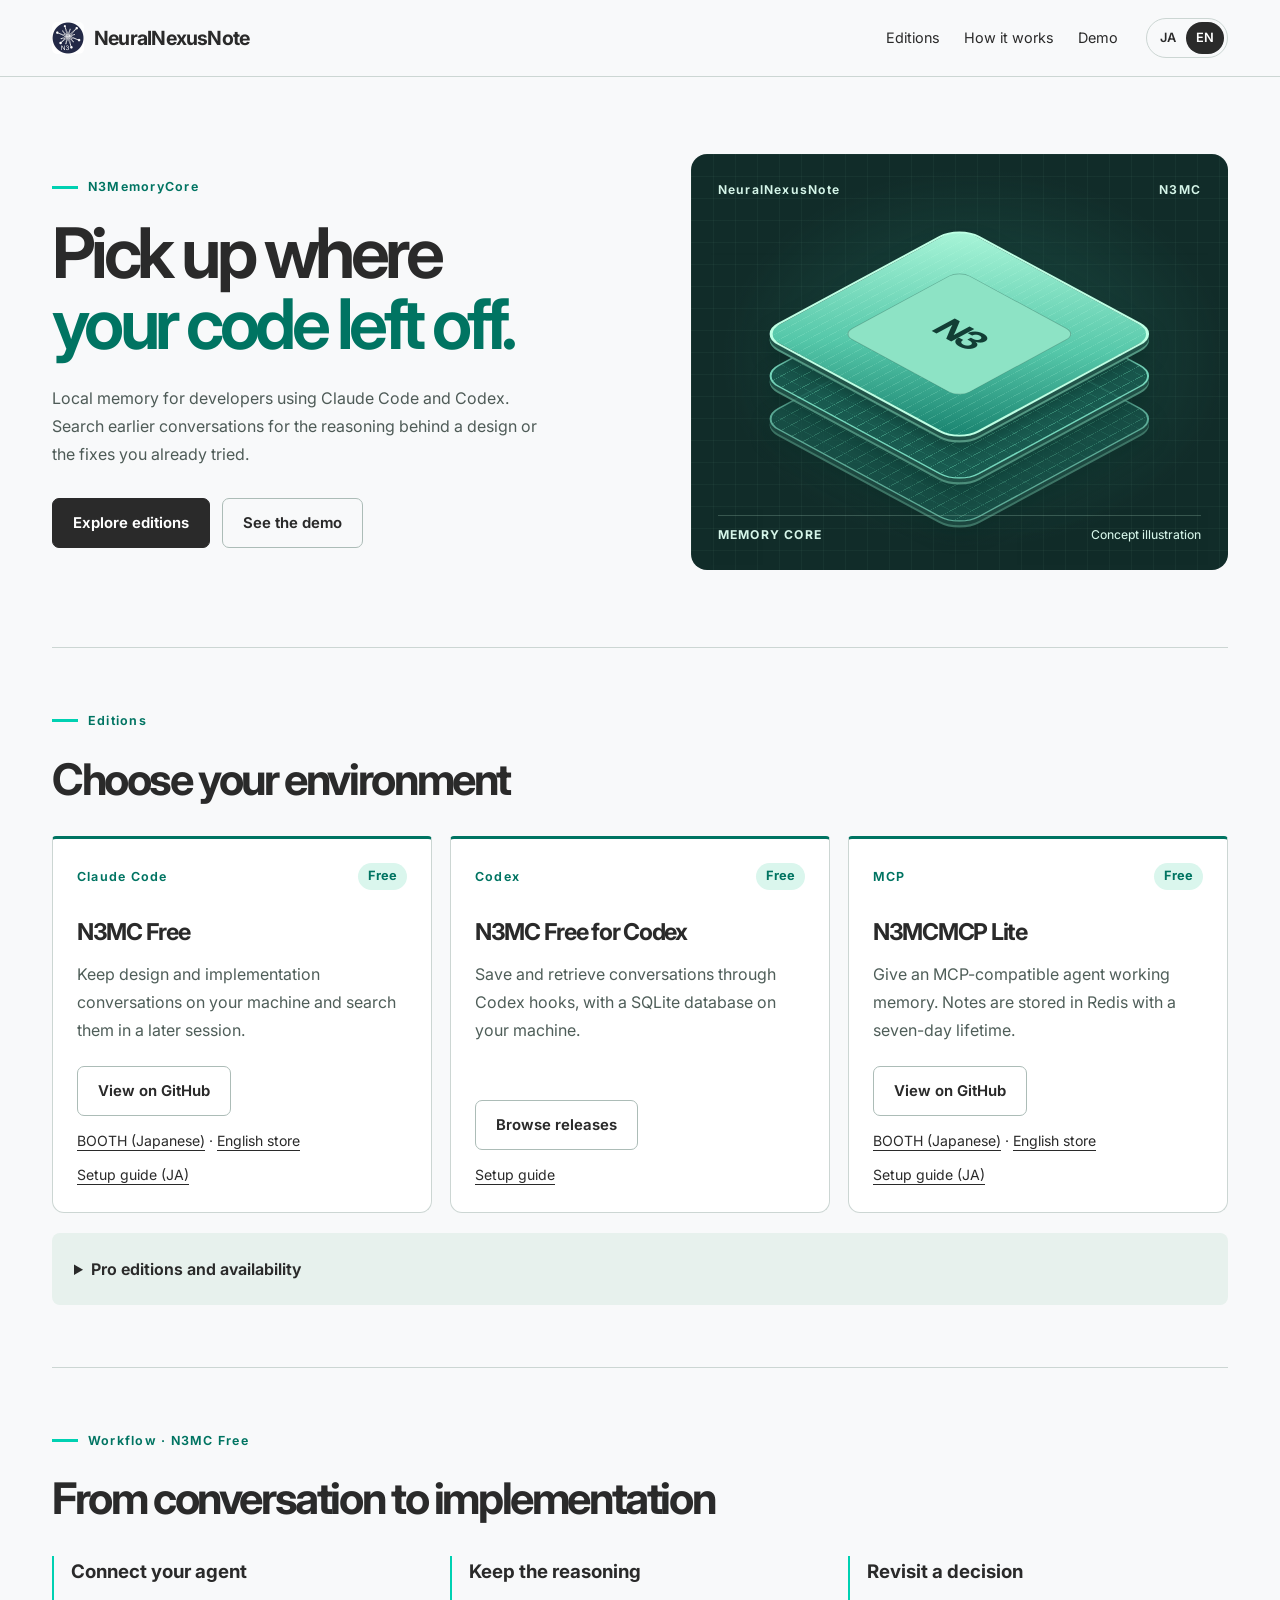
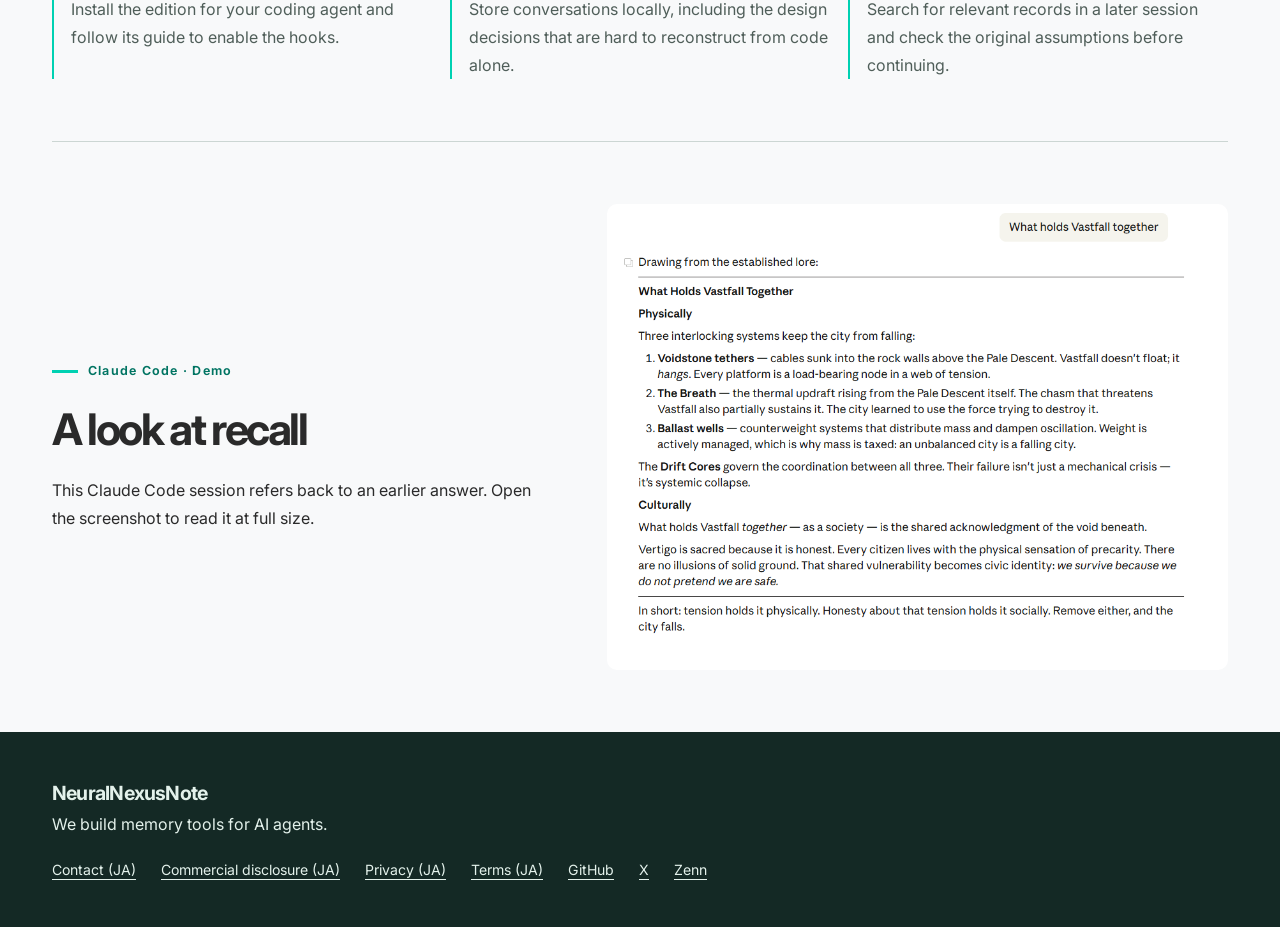
<file: index.html>
<!doctype html>
<html lang="ja">
<head>
<meta charset="utf-8">
<meta name="viewport" content="width=device-width, initial-scale=1">
<title>N3MemoryCore｜開発エージェントの長期記憶</title>
<meta name="description" content="Claude Code・Codex 向けのローカル記憶ツール N3MemoryCore。開発環境に合う製品と導入ガイドを紹介します。">
<meta property="og:title" content="N3MemoryCore — Memory for coding agents">
<meta property="og:image" content="https://neuralnexusnote.com/images/n3mc-hero.webp">
<link rel="icon" href="favicon.jpg">
<link rel="preconnect" href="https://fonts.googleapis.com">
<link rel="preconnect" href="https://fonts.gstatic.com" crossorigin>
<link rel="stylesheet" href="https://fonts.googleapis.com/css2?family=Inter:wght@400;500;600;650;700&amp;family=Noto+Sans+JP:wght@400;500;600;650;700&amp;display=swap">
<style>
:root{--ink:#2a2a2a;--paper:#f8f9fa;--mint:#00d1b2;--green:#007462;--rule:#ccd6d3;color-scheme:light}
*{box-sizing:border-box}
html{scroll-behavior:smooth;scroll-padding-top:24px}
body{margin:0;background:var(--paper);color:var(--ink);font:400 1rem/1.75 Inter,"Noto Sans JP",sans-serif}
html[lang="ja"] [lang="en"],html[lang="en"] [lang="ja"]{display:none!important}
a{color:inherit;text-underline-offset:.25em} button{font:inherit;color:inherit;cursor:pointer}
a:focus-visible,button:focus-visible,summary:focus-visible{outline:3px solid var(--green);outline-offset:4px}
.wrap{width:min(1176px,calc(100% - 88px));margin:auto}
header{border-bottom:1px solid var(--rule)}.bar,.brand,nav,.languages,.acts,.edition-top,.footer-links{display:flex;align-items:center}
.bar{min-height:76px;gap:28px}.brand{gap:10px;font-weight:700;letter-spacing:-.04em;text-decoration:none;font-size:1.22rem}.brand img{border-radius:5px}
nav{gap:24px;margin-left:auto}nav a{text-decoration:none;font-size:.9rem}nav a:hover{color:var(--green)}
.languages{border:1px solid var(--rule);padding:3px;border-radius:22px}.languages button{border:0;background:transparent;border-radius:18px;padding:5px 10px;font-size:.8rem;font-weight:600}.languages button[aria-pressed=true]{background:var(--ink);color:white}
.hero{display:grid;grid-template-columns:1.08fr 1fr;gap:5%;align-items:center;padding-block:clamp(48px,6vw,88px)}
.kicker,small,.plate-head,.plate-foot{font-size:.78rem;font-weight:650;letter-spacing:.1em}.kicker{display:flex;align-items:center;gap:10px;color:var(--green);margin:0 0 19px}.kicker:before{content:"";background:var(--mint);height:3px;width:26px}
h1,h2,h3,p,figure{margin:0}h1{font-size:clamp(2.4rem,4.75vw,4.65rem);line-height:1.23;letter-spacing:-.065em;font-weight:650}html[lang=en] h1{font-size:clamp(3rem,5.45vw,5rem);line-height:1.02}h1 em{font-style:normal;color:var(--green)}
.lead{max-width:50ch;margin-top:24px;color:#4e5b57}.acts{gap:12px;flex-wrap:wrap;margin-top:30px}.action{display:inline-flex;align-items:center;justify-content:center;padding:11px 20px;border-radius:7px;font-weight:650;text-decoration:none;font-size:.93rem;border:1px solid var(--ink);background:var(--ink);color:white}
.action,.languages button{transition:transform .3s ease,box-shadow .3s ease}.secondary{background:transparent;border-color:#acbcb7;color:var(--ink)}
@media(hover:hover){.action:hover,.languages button:hover{transform:translateY(-3px);box-shadow:0 5px 14px #19383018}}
.plate{overflow:hidden;position:relative;isolation:isolate;display:grid;place-items:center;aspect-ratio:1.29;border-radius:16px;background-color:#112c29;background-image:radial-gradient(ellipse at 53% 49%,#25746578,transparent 63%),linear-gradient(#a3eacf0b 1px,transparent 1px),linear-gradient(90deg,#a3eacf0b 1px,transparent 1px);background-size:auto,22px 22px,22px 22px;color:#d5f5e9}
.plate-head,.plate-foot{position:absolute;left:5%;right:5%;display:flex;justify-content:space-between;align-items:center;font-size:.76rem}.plate-head{top:6%}.plate-foot{bottom:6%;border-top:1px solid #a4cebc44;padding-top:8px}.plate-foot span+span{letter-spacing:0;font-weight:450}
.stack{width:53%;aspect-ratio:1;position:relative;transform:translateY(-10%)}.layer{position:absolute;inset:0;transform:scaleY(.54) rotate(45deg);border:2px solid #84edd0;border-radius:10%;background:repeating-linear-gradient(0deg,transparent 0 14px,#64e9bd24 14px 15px),repeating-linear-gradient(90deg,#1a5d52 0 14px,#3d947d 14px 15px);box-shadow:5px 5px 0 #215349,8px 8px 0 #539782,15px 15px 22px #04251f80}.layer:nth-child(1){top:30%;bottom:-30%;opacity:.65}.layer:nth-child(2){top:15%;bottom:-15%;opacity:.87}.layer:last-child{background:repeating-linear-gradient(90deg,transparent 0 9px,#bcffe329 9px 10px),linear-gradient(140deg,#aaf6d9,#55c7a9 56%,#17806d);border:3px solid #beffe4;display:grid;place-items:center}.chip{width:60%;height:60%;border:1px solid #164a4059;border-radius:9%;background:#8de3c5;display:grid;place-items:center;color:#123e35;font-size:clamp(1.5rem,3.5vw,3.9rem);font-weight:700;letter-spacing:-.09em}
section.block{padding-block:62px;border-top:1px solid var(--rule)}h2{font-size:clamp(1.85rem,3.4vw,3rem);line-height:1.3;letter-spacing:-.055em}.editions,.steps{display:grid;grid-template-columns:repeat(3,minmax(0,1fr));gap:18px;margin-top:29px}.edition{display:flex;flex-direction:column;padding:24px;background:white;border:1px solid var(--rule);border-top:3px solid var(--green);border-radius:4px 4px 12px 12px}.edition-top{justify-content:space-between;color:var(--green)}.edition-top b{font-size:.8rem;background:#daf6ed;padding:2px 10px;border-radius:14px}.edition h3{font-size:1.45rem;letter-spacing:-.055em;margin:22px 0 8px}.edition p,.steps p,.pro p{color:#4f5e59}.edition-links{display:grid;justify-items:start;gap:9px;padding-top:22px;margin-top:auto;font-size:.88rem}.edition-links .action{margin-bottom:4px}.pro{margin-top:20px;padding:22px;background:#e7f1ed;border-radius:8px}.pro summary{cursor:pointer;font-weight:650}.pro p{margin-top:12px}
.steps article{border-left:2px solid var(--mint);padding-left:17px}.steps h3{margin-bottom:6px}.demo{display:grid;grid-template-columns:.8fr 1fr;gap:5%;align-items:center}.demo p{margin-top:18px}.demo img{display:block;width:100%;border-radius:10px}.demo a{display:block}
footer{background:#142925;color:#e3f1eb;padding:44px 0}.footer-links{gap:12px 25px;flex-wrap:wrap;font-size:.88rem;margin-top:20px}
.enter{animation:enter .55s ease-out both}@keyframes enter{from{opacity:0;transform:translateY(14px)}to{opacity:1;transform:none}}@media(prefers-reduced-motion:reduce){html{scroll-behavior:auto}*,*::before,*::after{animation:none!important;transition:none!important}}
@media(max-width:800px){.wrap{width:calc(100% - 40px)}.hero{grid-template-columns:1fr;gap:30px}.plate{aspect-ratio:1.65}.stack{width:42%}.editions{grid-template-columns:1fr}.edition h3{margin-top:14px}.demo{grid-template-columns:1fr;gap:20px}.steps{grid-template-columns:1fr}.bar{flex-wrap:wrap;justify-content:space-between;gap:8px;padding-block:12px}nav{order:3;flex-basis:100%;margin:0;gap:18px}.acts{margin-top:22px}.block .kicker{margin-bottom:12px}section.block{padding-block:38px}}
</style>
</head>
<body>
<header><div class="wrap bar"><a class="brand" href="index.html"><img src="images/logo-mark.png" alt="" width="32" height="32">NeuralNexusNote</a>
<nav><a href="#products" class=""><span lang="ja">製品一覧</span><span lang="en">Editions</span></a><a href="#how" class=""><span lang="ja">仕組み</span><span lang="en">How it works</span></a><a href="#demo" class=""><span lang="ja">デモ</span><span lang="en">Demo</span></a></nav>
<div class="languages" role="group" aria-label="言語 / Language"><button type="button" data-language="ja" aria-label="日本語">JA</button><button type="button" data-language="en" aria-label="English">EN</button></div></div></header>
<main class="wrap">
<section class="hero"><div><p class="kicker">N3MemoryCore</p>
<h1><span lang="ja">開発の続きを、<br><em>記憶とともに。</em></span><span lang="en">Pick up where<br><em>your code left off.</em></span></h1>
<p class="lead"><span lang="ja">Claude Code・Codex の開発者向けローカル記憶ツール。設計を決めた理由も、デバッグで試したことも、過去の会話から探せます。</span><span lang="en">Local memory for developers using Claude Code and Codex. Search earlier conversations for the reasoning behind a design or the fixes you already tried.</span></p>
<div class="acts"><a href="#products" class="action"><span lang="ja">製品を選ぶ</span><span lang="en">Explore editions</span></a><a href="#demo" class="action secondary"><span lang="ja">動作画面を見る</span><span lang="en">See the demo</span></a></div></div>
<figure class="plate" aria-label="N3MemoryCore"><div class="plate-head"><span>NeuralNexusNote</span><span>N3MC</span></div><div class="stack" aria-hidden="true"><i class="layer"></i><i class="layer"></i><div class="layer"><div class="chip">N3</div></div></div><figcaption class="plate-foot"><strong>MEMORY CORE</strong><span lang="ja">記憶層のイメージ</span><span lang="en">Concept illustration</span></figcaption></figure></section>
<section class="block" id="products"><p class="kicker">Editions</p><h2 id="compare"><span lang="ja">開発環境から選ぶ</span><span lang="en">Choose your environment</span></h2><div class="editions"><article class="edition"><div class="edition-top"><small>Claude Code</small><b><span lang="ja">無料</span><span lang="en">Free</span></b></div>
<h3>N3MC Free</h3><p><span lang="ja">設計や実装について交わした会話をローカルに保存し、次の作業で検索できます。</span><span lang="en">Keep design and implementation conversations on your machine and search them in a later session.</span></p>
<div class="edition-links"><a href="https://github.com/NeuralNexusNote/n3mc-free" class="action secondary"><span lang="ja">GitHubで見る</span><span lang="en">View on GitHub</span></a>
<div><a href="https://neuralnexusnote.booth.pm/items/8196713" class=""><span lang="ja">BOOTH（日本語版）</span><span lang="en">BOOTH (Japanese)</span></a> · <a href="https://neuralnexusnote.lemonsqueezy.com/checkout/buy/e5a3b4fe-3e64-4f38-8243-52bd82bb1330" class=""><span lang="ja">英語版ストア</span><span lang="en">English store</span></a></div><a href="doc/n3mc-free-guide.html" class=""><span lang="ja">導入ガイド</span><span lang="en">Setup guide (JA)</span></a></div></article>
<article class="edition"><div class="edition-top"><small>Codex</small><b><span lang="ja">無料</span><span lang="en">Free</span></b></div>
<h3>N3MC Free for Codex</h3><p><span lang="ja">Codex のフックを通じて会話を保存・検索。記憶は手元の SQLite に蓄積します。</span><span lang="en">Save and retrieve conversations through Codex hooks, with a SQLite database on your machine.</span></p>
<div class="edition-links"><a href="https://github.com/NeuralNexusNote/n3mc-free-codex/releases" class="action secondary"><span lang="ja">配布ファイルを見る</span><span lang="en">Browse releases</span></a>
<a href="https://github.com/NeuralNexusNote/n3mc-free-codex" class=""><span lang="ja">導入ガイド</span><span lang="en">Setup guide</span></a></div></article>
<article class="edition"><div class="edition-top"><small>MCP</small><b><span lang="ja">無料</span><span lang="en">Free</span></b></div>
<h3>N3MCMCP Lite</h3><p><span lang="ja">MCP 対応エージェントに短期の作業メモを追加。Redis に保存したメモの保持期間は7日間です。</span><span lang="en">Give an MCP-compatible agent working memory. Notes are stored in Redis with a seven-day lifetime.</span></p>
<div class="edition-links"><a href="https://github.com/NeuralNexusNote/n3mcmcp-lite" class="action secondary"><span lang="ja">GitHubで見る</span><span lang="en">View on GitHub</span></a>
<div><a href="https://neuralnexusnote.booth.pm/items/8288567" class=""><span lang="ja">BOOTH（日本語版）</span><span lang="en">BOOTH (Japanese)</span></a> · <a href="https://neuralnexusnote.lemonsqueezy.com/checkout/buy/9cec0369-6d3b-467b-b854-5e9c22c632dc" class=""><span lang="ja">英語版ストア</span><span lang="en">English store</span></a></div><a href="doc/n3mcmcp-lite-guide.html" class=""><span lang="ja">導入ガイド</span><span lang="en">Setup guide (JA)</span></a></div></article></div>
<details class="pro" id="howto"><summary><span lang="ja">Pro版の販売・導入について</span><span lang="en">Pro editions and availability</span></summary><p><span lang="ja">N3MC Pro・N3MCMCP Pro は販売休止中です。再開時期・価格は [要確認]。製品の仕様はガイドでご覧いただけます。</span><span lang="en">Sales of N3MC Pro and N3MCMCP Pro are paused. Return date and pricing [要確認 / to be confirmed]. The guides describe each edition.</span></p>
<p><a href="doc/n3mc-pro-guide.html" class=""><span lang="ja">N3MC Pro ガイド</span><span lang="en">N3MC Pro guide (JA)</span></a> · <a href="doc/n3mcmcp-pro-guide.html" class=""><span lang="ja">MCP Pro ガイド</span><span lang="en">MCP Pro guide (JA)</span></a> · <a href="contact.html" class=""><span lang="ja">お問い合わせ</span><span lang="en">Contact (JA)</span></a></p></details></section>
<section id="how" class="block"><p class="kicker">Workflow · N3MC Free</p><h2><span lang="ja">会話を、次の実装に活かす</span><span lang="en">From conversation to implementation</span></h2>
<div class="steps"><article><h3><span lang="ja">環境を接続</span><span lang="en">Connect your agent</span></h3><p><span lang="ja">利用するエージェント用の版を導入し、ガイドに沿ってフックを有効にします。</span><span lang="en">Install the edition for your coding agent and follow its guide to enable the hooks.</span></p></article>
<article><h3><span lang="ja">開発の経緯を残す</span><span lang="en">Keep the reasoning</span></h3><p><span lang="ja">会話をローカルに保存。コードだけでは読み取れない設計判断も、会話の言葉で残せます。</span><span lang="en">Store conversations locally, including the design decisions that are hard to reconstruct from code alone.</span></p></article>
<article><h3><span lang="ja">判断に立ち返る</span><span lang="en">Revisit a decision</span></h3><p><span lang="ja">次のセッションで関連する記録を検索し、そのときの前提を確認して作業を再開します。</span><span lang="en">Search for relevant records in a later session and check the original assumptions before continuing.</span></p></article></div></section>
<section id="demo" class="demo block"><div><p class="kicker">Claude Code · Demo</p><h2><span lang="ja">記憶を呼び出した画面</span><span lang="en">A look at recall</span></h2><p><span lang="ja">Claude Code が以前の回答を参照したときの画面です。画像を選ぶと、原寸で確認できます。</span><span lang="en">This Claude Code session refers back to an earlier answer. Open the screenshot to read it at full size.</span></p></div>
<span lang="ja"><a href="images/hero-recall-jp.webp"><img loading="lazy" src="images/hero-recall-jp.webp" alt="Claude Code が以前の回答を表で示した日本語のデモ画面"></a></span><span lang="en"><a href="images/Demo_EN_Ver2_whatHoldsTogether.png"><img loading="lazy" src="images/Demo_EN_Ver2_whatHoldsTogether.png" alt="Claude Code answering a question about the Vastfall setting"></a></span></section></main>
<footer id="about"><div class="wrap"><strong class="brand">NeuralNexusNote</strong><p><span lang="ja">AIエージェントの記憶ツールを開発しています。</span><span lang="en">We build memory tools for AI agents.</span></p><div class="footer-links"><a href="contact.html" class=""><span lang="ja">お問い合わせ</span><span lang="en">Contact (JA)</span></a><a href="tokutei.html" class=""><span lang="ja">特定商取引法に基づく表記</span><span lang="en">Commercial disclosure (JA)</span></a><a href="privacy.html" class=""><span lang="ja">プライバシーポリシー</span><span lang="en">Privacy (JA)</span></a><a href="terms.html" class=""><span lang="ja">利用規約</span><span lang="en">Terms (JA)</span></a><a href="https://github.com/NeuralNexusNote/">GitHub</a><a href="https://x.com/NeuralNexusNote">X</a><a href="https://zenn.dev/arnolfjp">Zenn</a></div></div></footer>
<script>const languageButtons = document.querySelectorAll("[data-language]");
function setLanguage(language) {
  document.documentElement.lang = language;
  document.title = language === "ja" ? "N3MemoryCore｜開発エージェントの長期記憶" : "N3MemoryCore | Memory for coding agents";
  for (const button of languageButtons) button.setAttribute("aria-pressed", String(button.dataset.language === language));
}
let preferred;
try { preferred = localStorage.getItem("n3-site-language"); } catch {}
const browserLanguage = (navigator.languages || [navigator.language]).find(value => /^(ja|en)(-|$)/i.test(value));
setLanguage(["en","ja"].includes(preferred) ? preferred : /^ja/i.test(browserLanguage || "") ? "ja" : "en");
for (const button of languageButtons) {
  button.addEventListener("click", () => {
    setLanguage(button.dataset.language);
    try { localStorage.setItem("n3-site-language", button.dataset.language); } catch {}
  });
}
if ("IntersectionObserver" in window && !matchMedia("(prefers-reduced-motion: reduce)").matches) {
  const observer = new IntersectionObserver(entries => {
    for (const entry of entries) if (entry.isIntersecting) {
      entry.target.classList.add("enter");
      observer.unobserve(entry.target);
    }
  });
  document.querySelectorAll(".edition, .steps article, .demo").forEach(el => observer.observe(el));
}</script>
</body>
</html>
</file>
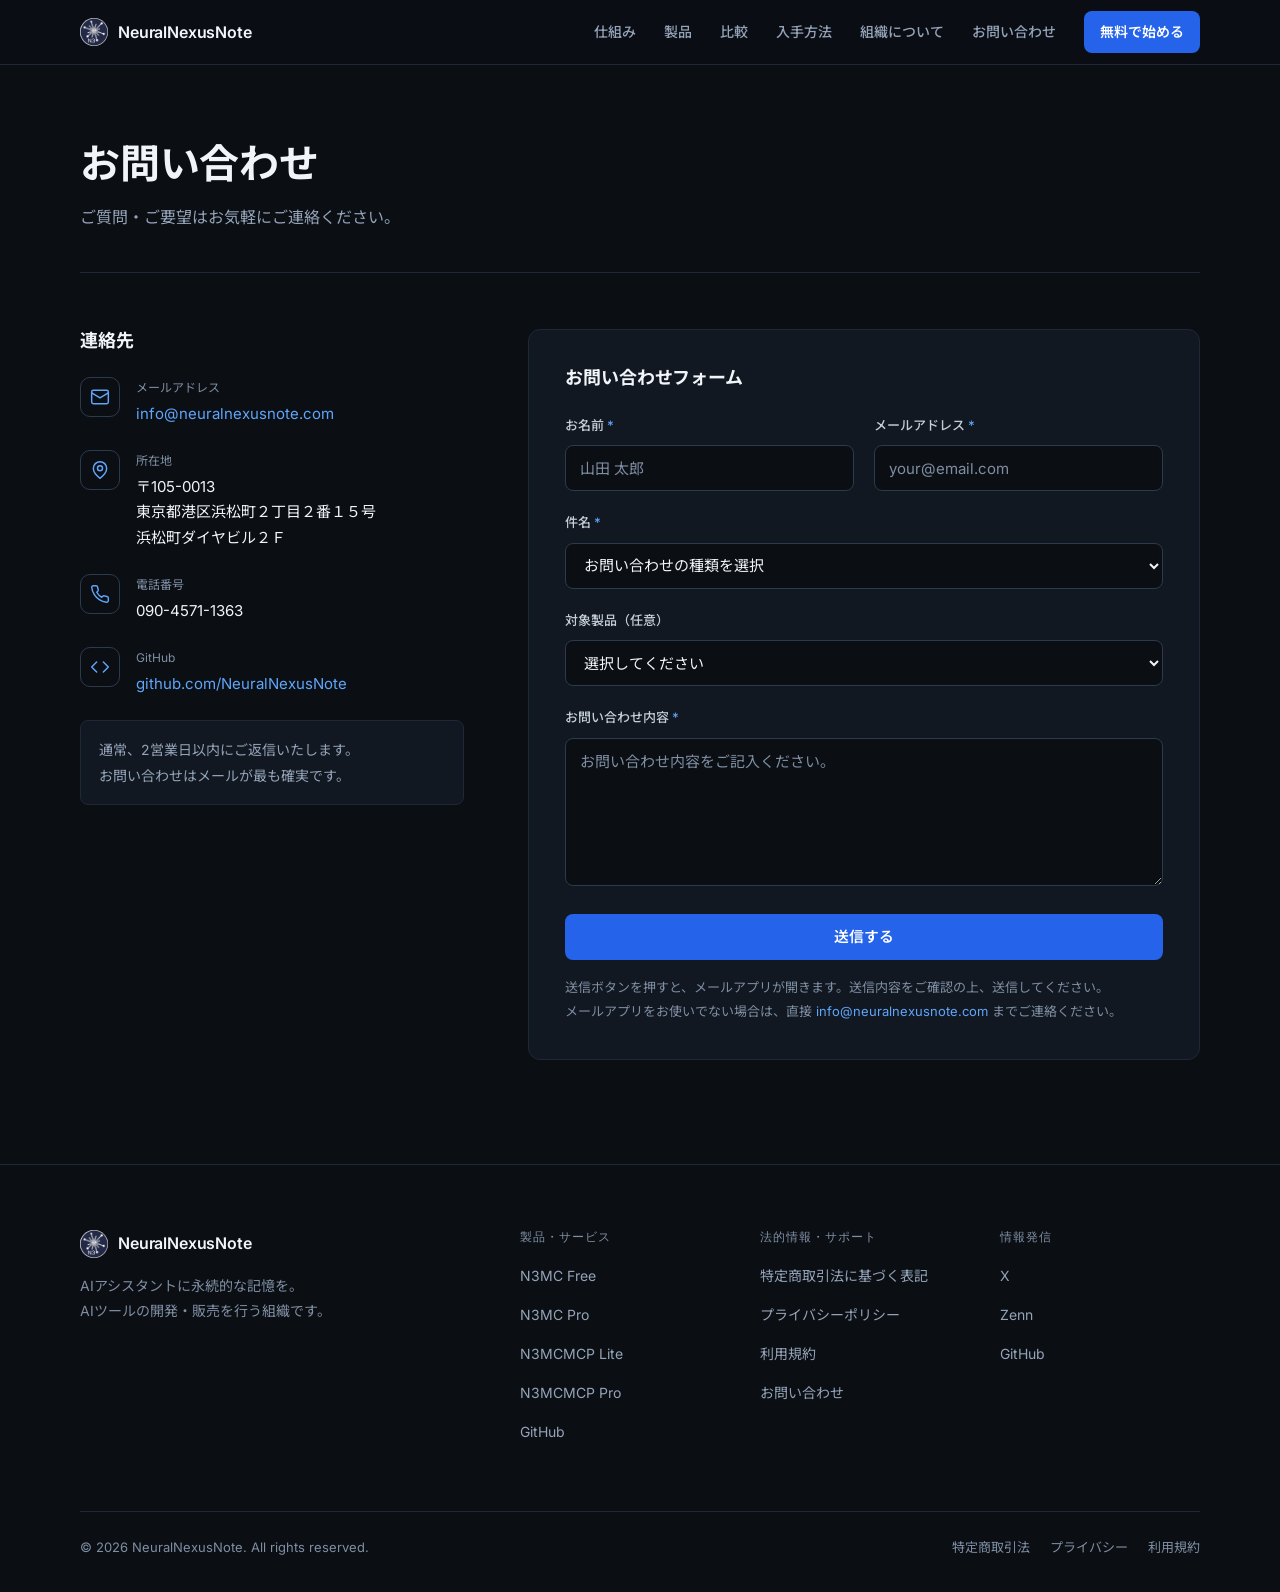
<file: contact.html>
<!DOCTYPE html>
<html lang="ja">
<head>
  <meta charset="UTF-8">
  <meta name="viewport" content="width=device-width, initial-scale=1.0">
  <title>お問い合わせ | NeuralNexusNote</title>
  <meta name="description" content="NeuralNexusNoteへのお問い合わせページです。">
  <meta name="theme-color" content="#0B0F14">
  <link rel="icon" type="image/jpeg" href="favicon.jpg">
  <link rel="apple-touch-icon" href="favicon.jpg">
  <link rel="preconnect" href="https://fonts.googleapis.com">
  <link rel="preconnect" href="https://fonts.gstatic.com" crossorigin>
  <link href="https://fonts.googleapis.com/css2?family=Inter:wght@400;500;600;700&family=JetBrains+Mono:wght@400;500&family=Noto+Sans+JP:wght@400;500;600;700&display=swap" rel="stylesheet">
  <link rel="stylesheet" href="css/style.css">
</head>
<body>

<a href="#main" class="skip-link">本文へ移動</a>

<header>
  <div class="header-inner">
    <a href="index.html" class="logo"><img src="images/logo-mark.png" alt="" width="28" height="28">NeuralNexusNote</a>
    <button type="button" class="nav-toggle" aria-label="メニュー" aria-expanded="false" aria-controls="site-nav">
      <svg class="icon" viewBox="0 0 24 24" aria-hidden="true"><path d="M4 7h16"/><path d="M4 12h16"/><path d="M4 17h16"/></svg>
    </button>
    <nav id="site-nav">
      <a href="index.html#how">仕組み</a>
      <a href="index.html#products">製品</a>
      <a href="index.html#compare">比較</a>
      <a href="index.html#howto">入手方法</a>
      <a href="index.html#about">組織について</a>
      <a href="contact.html">お問い合わせ</a>
      <a href="index.html#products" class="nav-cta">無料で始める</a>
    </nav>
  </div>
</header>

<main id="main">
  <div class="container">
    <div class="page-header">
      <h1>お問い合わせ</h1>
      <p>ご質問・ご要望はお気軽にご連絡ください。</p>
    </div>
  </div>

  <div class="contact-wrap">

    <!-- Contact Info -->
    <div class="contact-info">
      <h3>連絡先</h3>

      <div class="c-item">
        <div class="c-icon"><svg class="icon" viewBox="0 0 24 24" aria-hidden="true"><rect x="2" y="4" width="20" height="16" rx="2"/><path d="m22 7-10 6L2 7"/></svg></div>
        <div>
          <div class="c-lbl">メールアドレス</div>
          <div class="c-val">
            <a href="mailto:info@neuralnexusnote.com">info@neuralnexusnote.com</a>
          </div>
        </div>
      </div>

      <div class="c-item">
        <div class="c-icon"><svg class="icon" viewBox="0 0 24 24" aria-hidden="true"><path d="M20 10c0 6-8 12-8 12s-8-6-8-12a8 8 0 0 1 16 0z"/><circle cx="12" cy="10" r="3"/></svg></div>
        <div>
          <div class="c-lbl">所在地</div>
          <div class="c-val">
            〒105-0013<br>
            東京都港区浜松町２丁目２番１５号<br>
            浜松町ダイヤビル２Ｆ
          </div>
        </div>
      </div>

      <div class="c-item">
        <div class="c-icon"><svg class="icon" viewBox="0 0 24 24" aria-hidden="true"><path d="M22 16.92v3a2 2 0 0 1-2.18 2 19.8 19.8 0 0 1-8.63-3.07 19.5 19.5 0 0 1-6-6 19.8 19.8 0 0 1-3.07-8.67A2 2 0 0 1 4.11 2h3a2 2 0 0 1 2 1.72c.13.96.36 1.9.7 2.81a2 2 0 0 1-.45 2.11L8.09 9.91a16 16 0 0 0 6 6l1.27-1.27a2 2 0 0 1 2.11-.45c.91.34 1.85.57 2.81.7A2 2 0 0 1 22 16.92z"/></svg></div>
        <div>
          <div class="c-lbl">電話番号</div>
          <div class="c-val">090-4571-1363</div>
        </div>
      </div>

      <div class="c-item">
        <div class="c-icon"><svg class="icon" viewBox="0 0 24 24" aria-hidden="true"><path d="m16 18 6-6-6-6"/><path d="m8 6-6 6 6 6"/></svg></div>
        <div>
          <div class="c-lbl">GitHub</div>
          <div class="c-val">
            <a href="https://github.com/NeuralNexusNote" target="_blank" rel="noopener">github.com/NeuralNexusNote</a>
          </div>
        </div>
      </div>

      <div class="response-note">
        通常、2営業日以内にご返信いたします。<br>
        お問い合わせはメールが最も確実です。
      </div>
    </div>

    <!-- Contact Form -->
    <div class="form-card">
      <h3>お問い合わせフォーム</h3>
      <form id="contact-form">
        <div class="form-row">
          <div class="form-group">
            <label for="name">お名前 <span class="req">*</span></label>
            <input type="text" id="name" name="name" required placeholder="山田 太郎">
          </div>
          <div class="form-group">
            <label for="email">メールアドレス <span class="req">*</span></label>
            <input type="email" id="email" name="email" required placeholder="your@email.com">
          </div>
        </div>
        <div class="form-group">
          <label for="subject">件名 <span class="req">*</span></label>
          <select id="subject" name="subject" required>
            <option value="" disabled selected>お問い合わせの種類を選択</option>
            <option value="製品について">製品・機能についての質問</option>
            <option value="購入・支払いについて">購入・支払いについて</option>
            <option value="技術的な問題">技術的な問題・バグ報告</option>
            <option value="返金・キャンセルについて">返金・キャンセルについて</option>
            <option value="その他">その他</option>
          </select>
        </div>
        <div class="form-group">
          <label for="product">対象製品（任意）</label>
          <select id="product" name="product">
            <option value="" selected>選択してください</option>
            <option value="N3MC Free">N3MC Free</option>
            <option value="N3MC Pro">N3MC Pro</option>
            <option value="N3MCMCP Lite">N3MCMCP Lite</option>
            <option value="N3MCMCP Pro">N3MCMCP Pro</option>
            <option value="その他">その他</option>
          </select>
        </div>
        <div class="form-group">
          <label for="message">お問い合わせ内容 <span class="req">*</span></label>
          <textarea id="message" name="message" required placeholder="お問い合わせ内容をご記入ください。"></textarea>
        </div>
        <button type="submit" class="btn btn-primary btn-card">送信する</button>
        <p class="form-note">
          送信ボタンを押すと、メールアプリが開きます。送信内容をご確認の上、送信してください。<br>
          メールアプリをお使いでない場合は、直接 <a href="mailto:info@neuralnexusnote.com">info@neuralnexusnote.com</a> までご連絡ください。
        </p>
      </form>
    </div>

  </div>
</main>

<footer>
  <div class="footer-inner">
    <div class="footer-grid">
      <div class="footer-brand">
        <a href="index.html" class="logo"><img src="images/logo-mark.png" alt="" width="28" height="28">NeuralNexusNote</a>
        <p>AIアシスタントに永続的な記憶を。<br>AIツールの開発・販売を行う組織です。</p>
      </div>
      <div class="footer-col">
        <h4>製品・サービス</h4>
        <ul>
          <li><a href="index.html#products">N3MC Free</a></li>
          <li><a href="index.html#howto">N3MC Pro</a></li>
          <li><a href="index.html#products">N3MCMCP Lite</a></li>
          <li><a href="index.html#howto">N3MCMCP Pro</a></li>
          <li><a href="https://github.com/NeuralNexusNote" target="_blank" rel="noopener">GitHub</a></li>
        </ul>
      </div>
      <div class="footer-col">
        <h4>法的情報・サポート</h4>
        <ul>
          <li><a href="tokutei.html">特定商取引法に基づく表記</a></li>
          <li><a href="privacy.html">プライバシーポリシー</a></li>
          <li><a href="terms.html">利用規約</a></li>
          <li><a href="contact.html">お問い合わせ</a></li>
        </ul>
      </div>
      <div class="footer-col">
        <h4>情報発信</h4>
        <ul>
          <li><a href="https://x.com/NeuralNexusNote" target="_blank" rel="noopener">X</a></li>
          <li><a href="https://zenn.dev/arnolfjp" target="_blank" rel="noopener">Zenn</a></li>
          <li><a href="https://github.com/NeuralNexusNote" target="_blank" rel="noopener">GitHub</a></li>
        </ul>
      </div>
    </div>
    <div class="footer-bottom">
      <p>© 2026 NeuralNexusNote. All rights reserved.</p>
      <div class="footer-links-row">
        <a href="tokutei.html">特定商取引法</a>
        <a href="privacy.html">プライバシー</a>
        <a href="terms.html">利用規約</a>
      </div>
    </div>
  </div>
</footer>

<script>
  document.getElementById('contact-form').addEventListener('submit', function(e) {
    e.preventDefault();
    const name    = document.getElementById('name').value;
    const email   = document.getElementById('email').value;
    const subject = document.getElementById('subject').value;
    const product = document.getElementById('product').value;
    const message = document.getElementById('message').value;

    const body = [
      'お名前: ' + name,
      'メールアドレス: ' + email,
      product ? '対象製品: ' + product : '',
      '',
      message
    ].filter(Boolean).join('\n');

    window.location.href =
      'mailto:info@neuralnexusnote.com'
      + '?subject=' + encodeURIComponent('[お問い合わせ] ' + subject)
      + '&body='    + encodeURIComponent(body);
  });
</script>

<script src="js/site.js"></script>
</body>
</html>
</file>
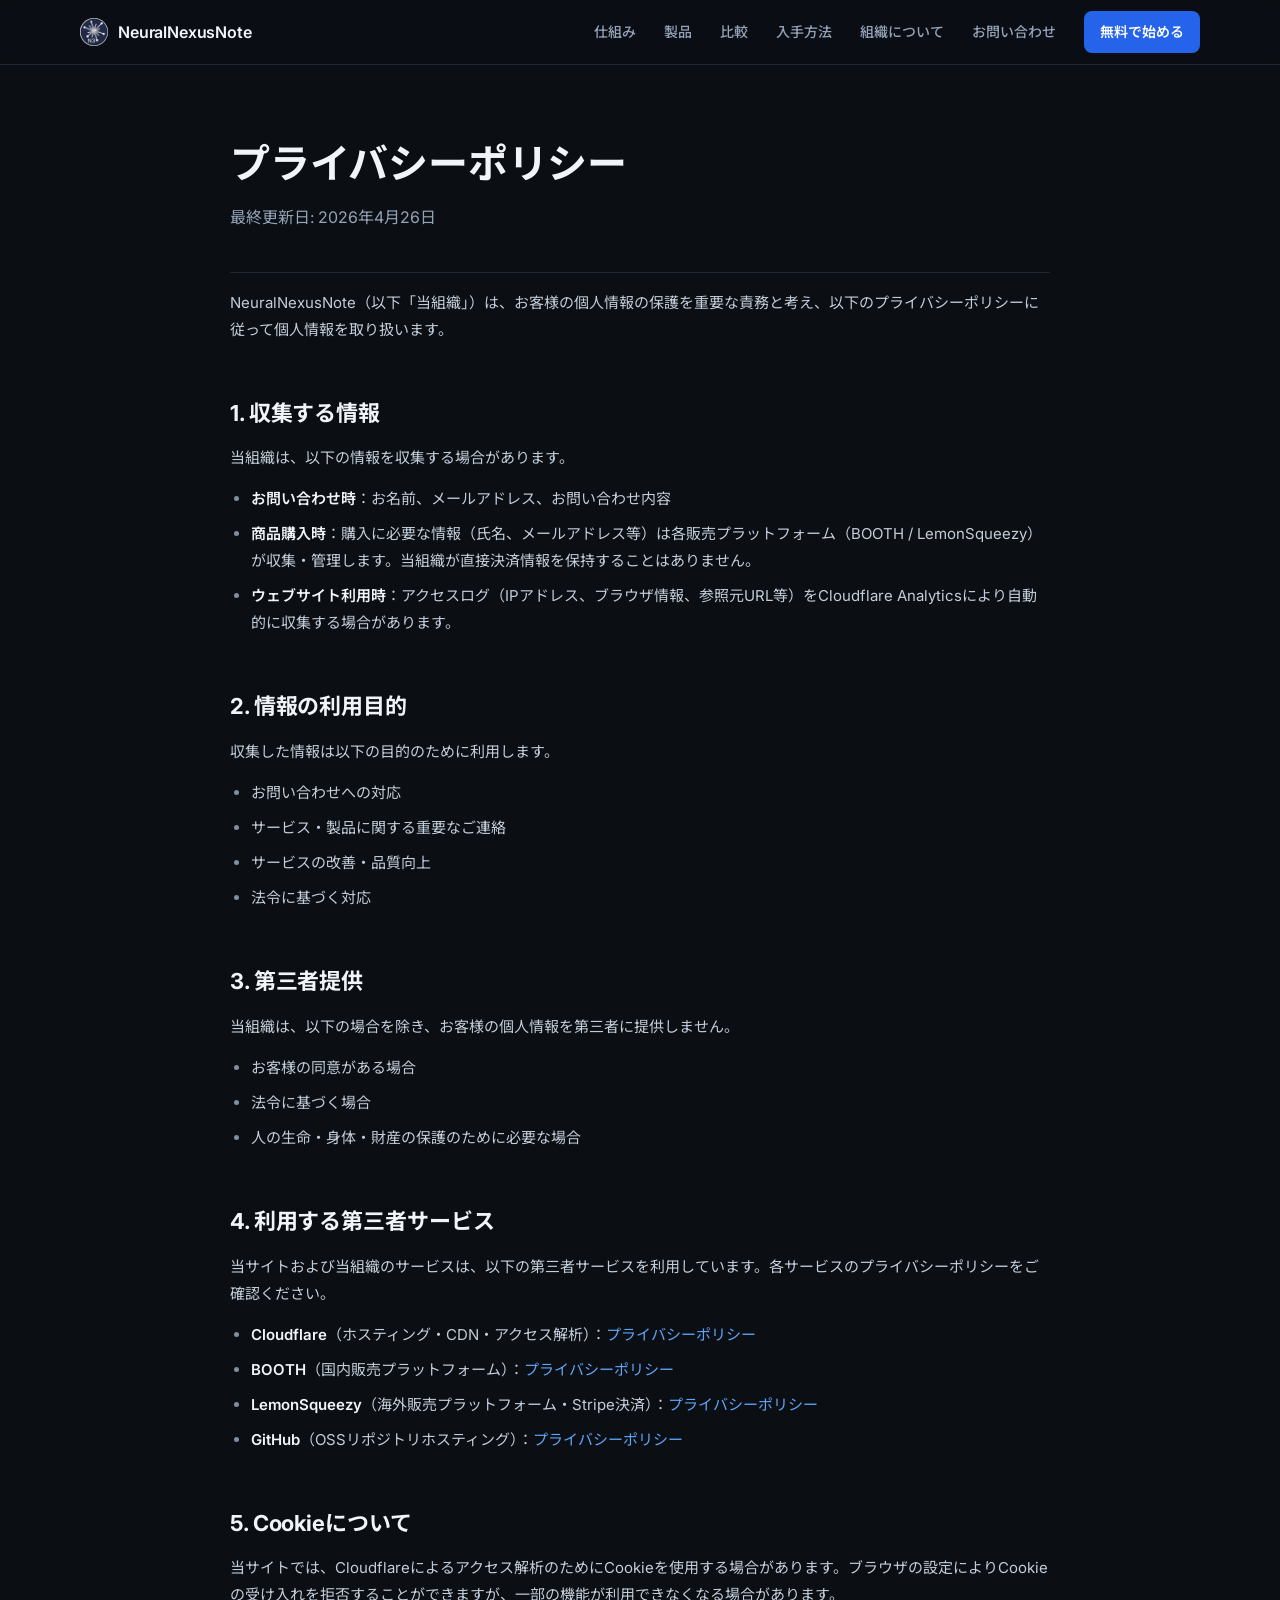
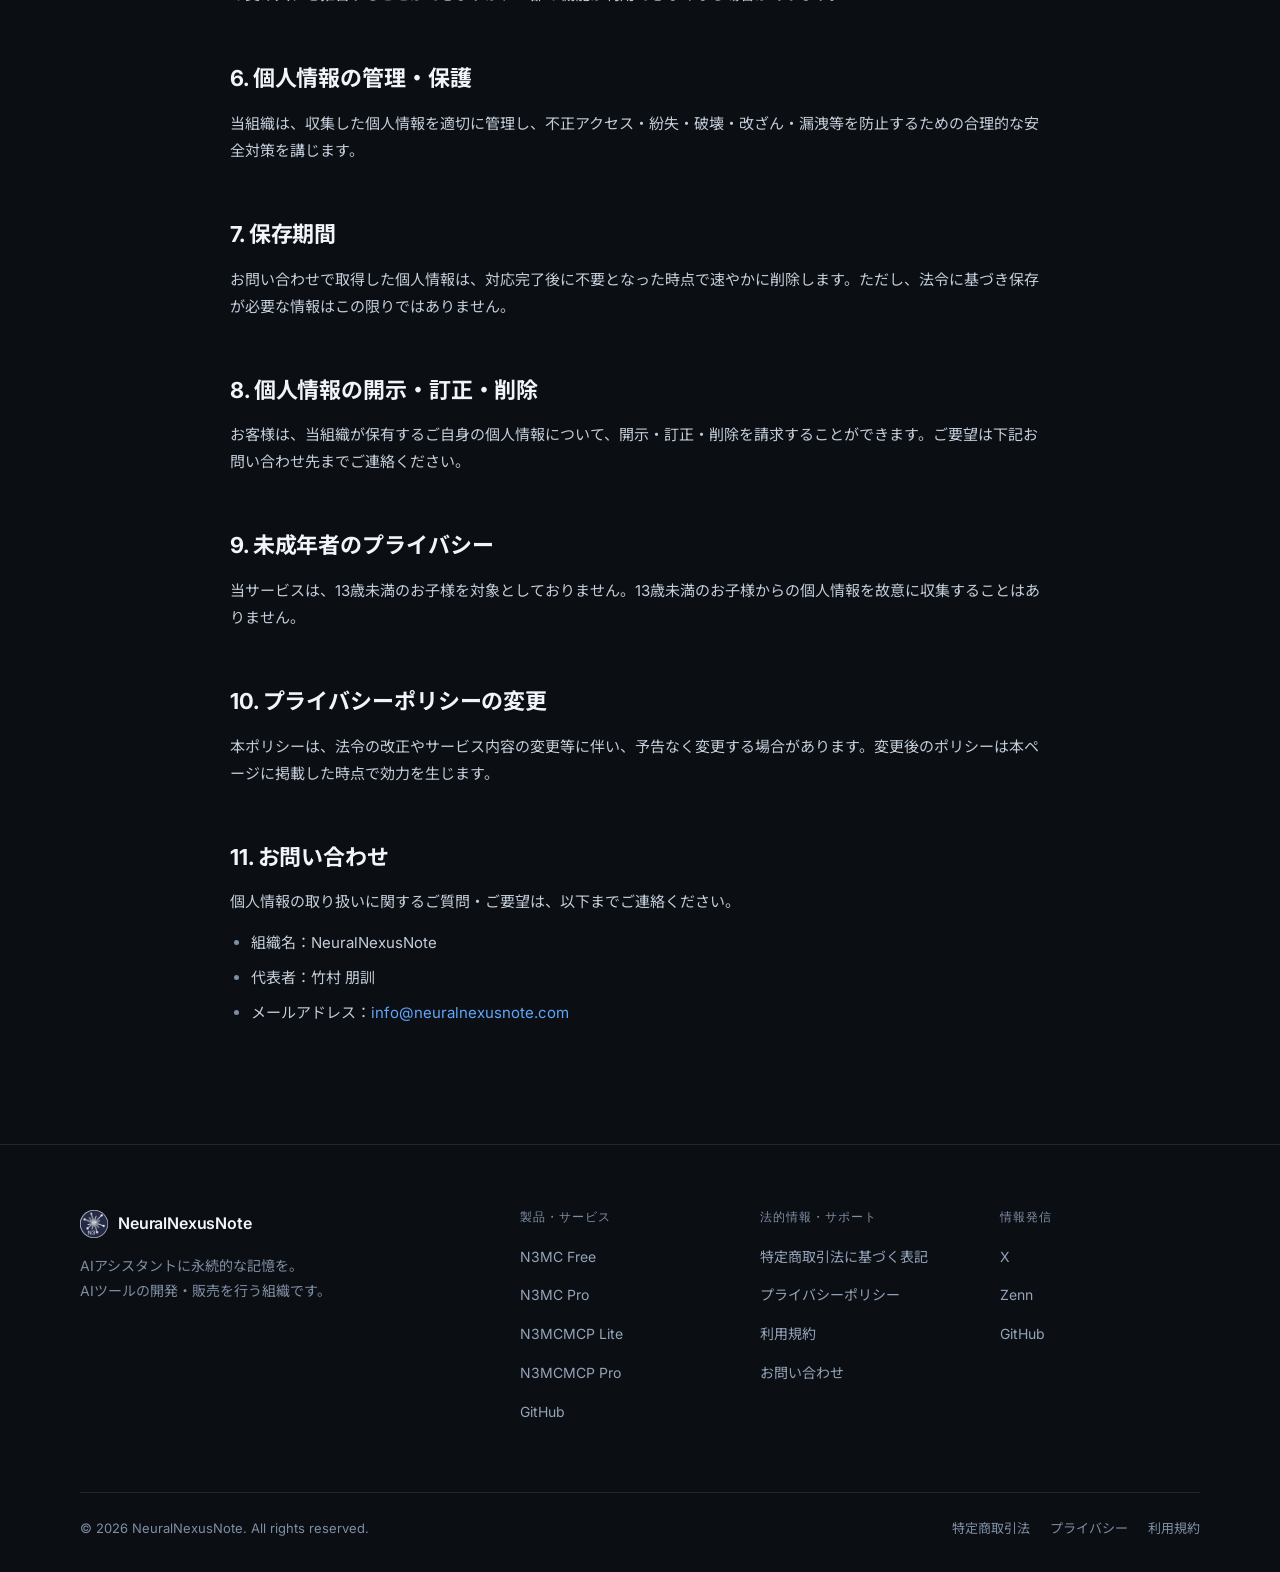
<file: privacy.html>
<!DOCTYPE html>
<html lang="ja">
<head>
  <meta charset="UTF-8">
  <meta name="viewport" content="width=device-width, initial-scale=1.0">
  <title>プライバシーポリシー | NeuralNexusNote</title>
  <meta name="description" content="NeuralNexusNoteのプライバシーポリシーです。">
  <meta name="theme-color" content="#0B0F14">
  <link rel="icon" type="image/jpeg" href="favicon.jpg">
  <link rel="apple-touch-icon" href="favicon.jpg">
  <link rel="preconnect" href="https://fonts.googleapis.com">
  <link rel="preconnect" href="https://fonts.gstatic.com" crossorigin>
  <link href="https://fonts.googleapis.com/css2?family=Inter:wght@400;500;600;700&family=JetBrains+Mono:wght@400;500&family=Noto+Sans+JP:wght@400;500;600;700&display=swap" rel="stylesheet">
  <link rel="stylesheet" href="css/style.css">
</head>
<body>

<a href="#main" class="skip-link">本文へ移動</a>

<header>
  <div class="header-inner">
    <a href="index.html" class="logo"><img src="images/logo-mark.png" alt="" width="28" height="28">NeuralNexusNote</a>
    <button type="button" class="nav-toggle" aria-label="メニュー" aria-expanded="false" aria-controls="site-nav">
      <svg class="icon" viewBox="0 0 24 24" aria-hidden="true"><path d="M4 7h16"/><path d="M4 12h16"/><path d="M4 17h16"/></svg>
    </button>
    <nav id="site-nav">
      <a href="index.html#how">仕組み</a>
      <a href="index.html#products">製品</a>
      <a href="index.html#compare">比較</a>
      <a href="index.html#howto">入手方法</a>
      <a href="index.html#about">組織について</a>
      <a href="contact.html">お問い合わせ</a>
      <a href="index.html#products" class="nav-cta">無料で始める</a>
    </nav>
  </div>
</header>

<main id="main">
  <div class="container narrow">
    <div class="page-header">
      <h1>プライバシーポリシー</h1>
      <p>最終更新日: 2026年4月26日</p>
    </div>
  </div>

  <div class="legal-wrap">

    <p>NeuralNexusNote（以下「当組織」）は、お客様の個人情報の保護を重要な責務と考え、以下のプライバシーポリシーに従って個人情報を取り扱います。</p>

    <h2>1. 収集する情報</h2>
    <p>当組織は、以下の情報を収集する場合があります。</p>
    <ul>
      <li><strong>お問い合わせ時</strong>：お名前、メールアドレス、お問い合わせ内容</li>
      <li><strong>商品購入時</strong>：購入に必要な情報（氏名、メールアドレス等）は各販売プラットフォーム（BOOTH / LemonSqueezy）が収集・管理します。当組織が直接決済情報を保持することはありません。</li>
      <li><strong>ウェブサイト利用時</strong>：アクセスログ（IPアドレス、ブラウザ情報、参照元URL等）をCloudflare Analyticsにより自動的に収集する場合があります。</li>
    </ul>

    <h2>2. 情報の利用目的</h2>
    <p>収集した情報は以下の目的のために利用します。</p>
    <ul>
      <li>お問い合わせへの対応</li>
      <li>サービス・製品に関する重要なご連絡</li>
      <li>サービスの改善・品質向上</li>
      <li>法令に基づく対応</li>
    </ul>

    <h2>3. 第三者提供</h2>
    <p>当組織は、以下の場合を除き、お客様の個人情報を第三者に提供しません。</p>
    <ul>
      <li>お客様の同意がある場合</li>
      <li>法令に基づく場合</li>
      <li>人の生命・身体・財産の保護のために必要な場合</li>
    </ul>

    <h2>4. 利用する第三者サービス</h2>
    <p>当サイトおよび当組織のサービスは、以下の第三者サービスを利用しています。各サービスのプライバシーポリシーをご確認ください。</p>
    <ul>
      <li><strong>Cloudflare</strong>（ホスティング・CDN・アクセス解析）：<a href="https://www.cloudflare.com/privacypolicy/" target="_blank" rel="noopener">プライバシーポリシー</a></li>
      <li><strong>BOOTH</strong>（国内販売プラットフォーム）：<a href="https://booth.pm/privacy" target="_blank" rel="noopener">プライバシーポリシー</a></li>
      <li><strong>LemonSqueezy</strong>（海外販売プラットフォーム・Stripe決済）：<a href="https://www.lemonsqueezy.com/privacy" target="_blank" rel="noopener">プライバシーポリシー</a></li>
      <li><strong>GitHub</strong>（OSSリポジトリホスティング）：<a href="https://docs.github.com/ja/site-policy/privacy-policies/github-general-privacy-statement" target="_blank" rel="noopener">プライバシーポリシー</a></li>
    </ul>

    <h2>5. Cookieについて</h2>
    <p>当サイトでは、Cloudflareによるアクセス解析のためにCookieを使用する場合があります。ブラウザの設定によりCookieの受け入れを拒否することができますが、一部の機能が利用できなくなる場合があります。</p>

    <h2>6. 個人情報の管理・保護</h2>
    <p>当組織は、収集した個人情報を適切に管理し、不正アクセス・紛失・破壊・改ざん・漏洩等を防止するための合理的な安全対策を講じます。</p>

    <h2>7. 保存期間</h2>
    <p>お問い合わせで取得した個人情報は、対応完了後に不要となった時点で速やかに削除します。ただし、法令に基づき保存が必要な情報はこの限りではありません。</p>

    <h2>8. 個人情報の開示・訂正・削除</h2>
    <p>お客様は、当組織が保有するご自身の個人情報について、開示・訂正・削除を請求することができます。ご要望は下記お問い合わせ先までご連絡ください。</p>

    <h2>9. 未成年者のプライバシー</h2>
    <p>当サービスは、13歳未満のお子様を対象としておりません。13歳未満のお子様からの個人情報を故意に収集することはありません。</p>

    <h2>10. プライバシーポリシーの変更</h2>
    <p>本ポリシーは、法令の改正やサービス内容の変更等に伴い、予告なく変更する場合があります。変更後のポリシーは本ページに掲載した時点で効力を生じます。</p>

    <h2>11. お問い合わせ</h2>
    <p>個人情報の取り扱いに関するご質問・ご要望は、以下までご連絡ください。</p>
    <ul>
      <li>組織名：NeuralNexusNote</li>
      <li>代表者：竹村 朋訓</li>
      <li>メールアドレス：<a href="mailto:info@neuralnexusnote.com">info@neuralnexusnote.com</a></li>
    </ul>

  </div>
</main>

<footer>
  <div class="footer-inner">
    <div class="footer-grid">
      <div class="footer-brand">
        <a href="index.html" class="logo"><img src="images/logo-mark.png" alt="" width="28" height="28">NeuralNexusNote</a>
        <p>AIアシスタントに永続的な記憶を。<br>AIツールの開発・販売を行う組織です。</p>
      </div>
      <div class="footer-col">
        <h4>製品・サービス</h4>
        <ul>
          <li><a href="index.html#products">N3MC Free</a></li>
          <li><a href="index.html#howto">N3MC Pro</a></li>
          <li><a href="index.html#products">N3MCMCP Lite</a></li>
          <li><a href="index.html#howto">N3MCMCP Pro</a></li>
          <li><a href="https://github.com/NeuralNexusNote" target="_blank" rel="noopener">GitHub</a></li>
        </ul>
      </div>
      <div class="footer-col">
        <h4>法的情報・サポート</h4>
        <ul>
          <li><a href="tokutei.html">特定商取引法に基づく表記</a></li>
          <li><a href="privacy.html">プライバシーポリシー</a></li>
          <li><a href="terms.html">利用規約</a></li>
          <li><a href="contact.html">お問い合わせ</a></li>
        </ul>
      </div>
      <div class="footer-col">
        <h4>情報発信</h4>
        <ul>
          <li><a href="https://x.com/NeuralNexusNote" target="_blank" rel="noopener">X</a></li>
          <li><a href="https://zenn.dev/arnolfjp" target="_blank" rel="noopener">Zenn</a></li>
          <li><a href="https://github.com/NeuralNexusNote" target="_blank" rel="noopener">GitHub</a></li>
        </ul>
      </div>
    </div>
    <div class="footer-bottom">
      <p>© 2026 NeuralNexusNote. All rights reserved.</p>
      <div class="footer-links-row">
        <a href="tokutei.html">特定商取引法</a>
        <a href="privacy.html">プライバシー</a>
        <a href="terms.html">利用規約</a>
      </div>
    </div>
  </div>
</footer>

<script src="js/site.js"></script>
</body>
</html>
</file>
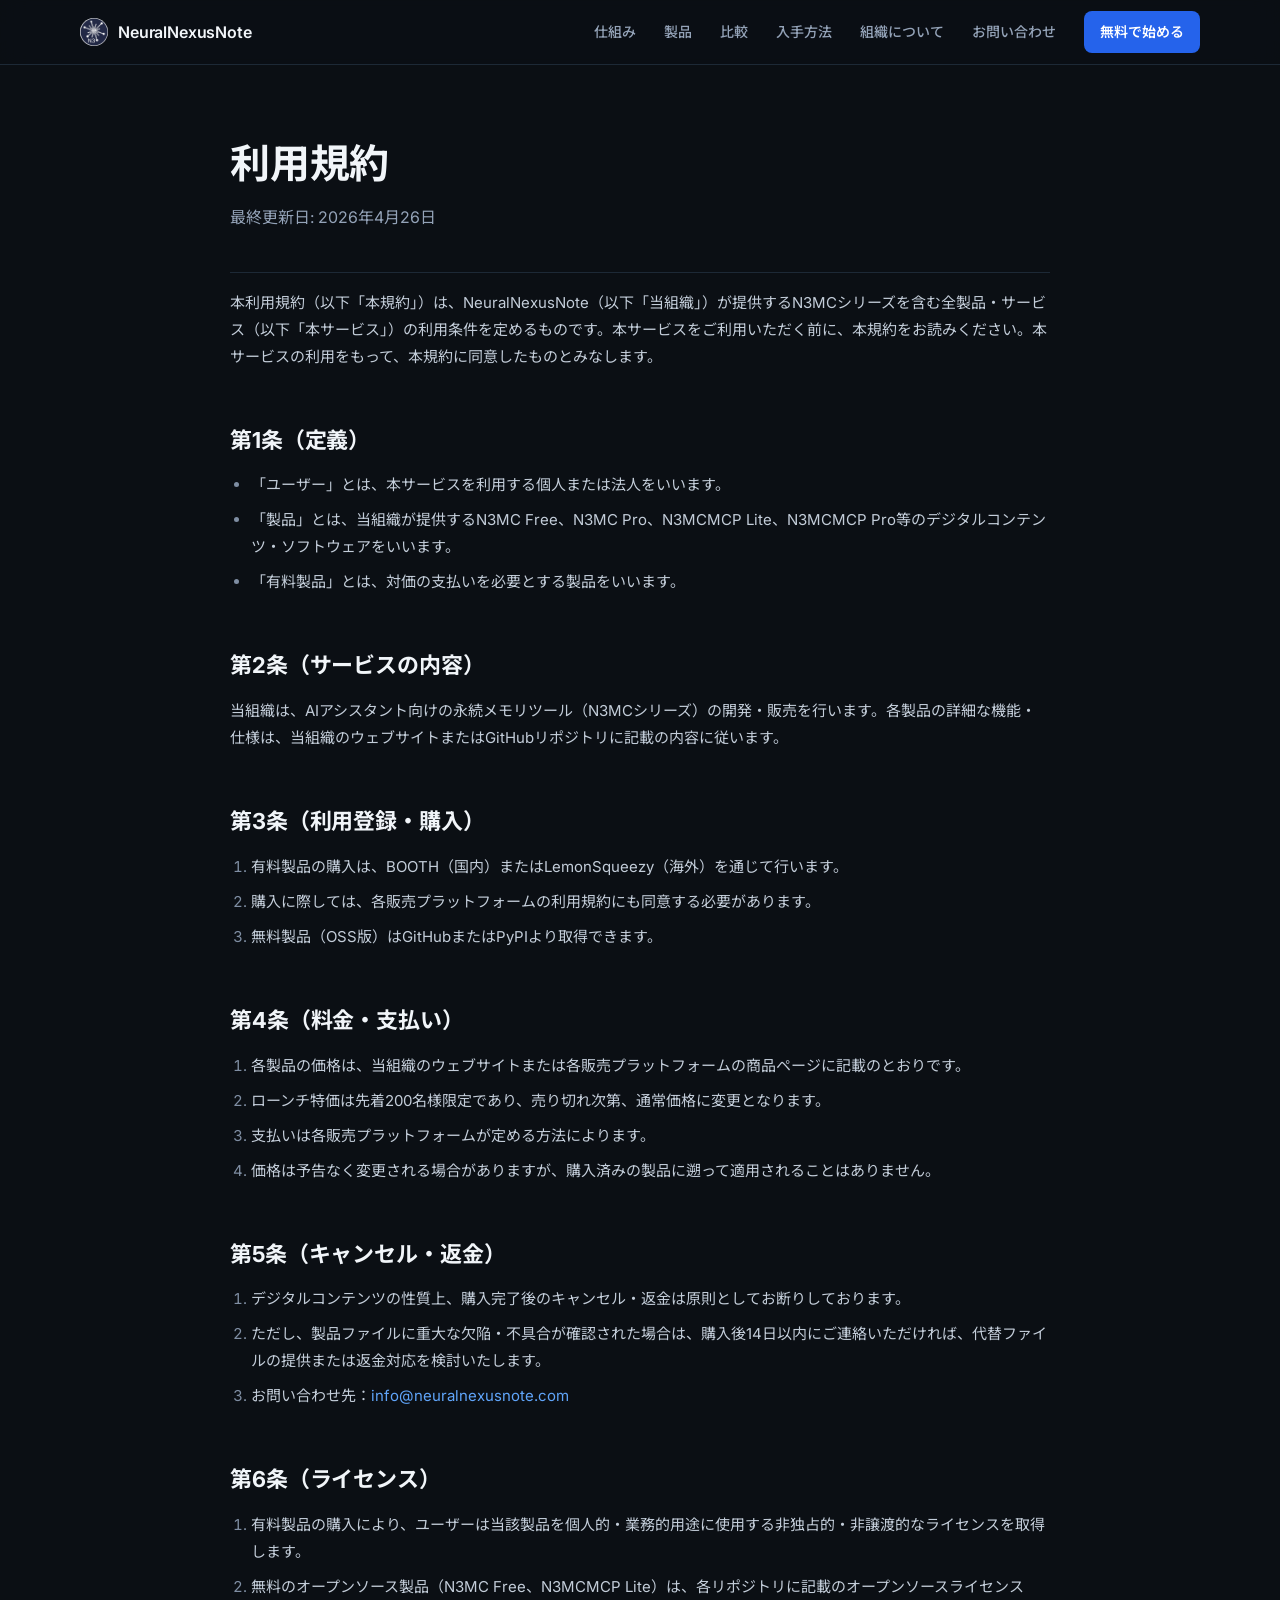
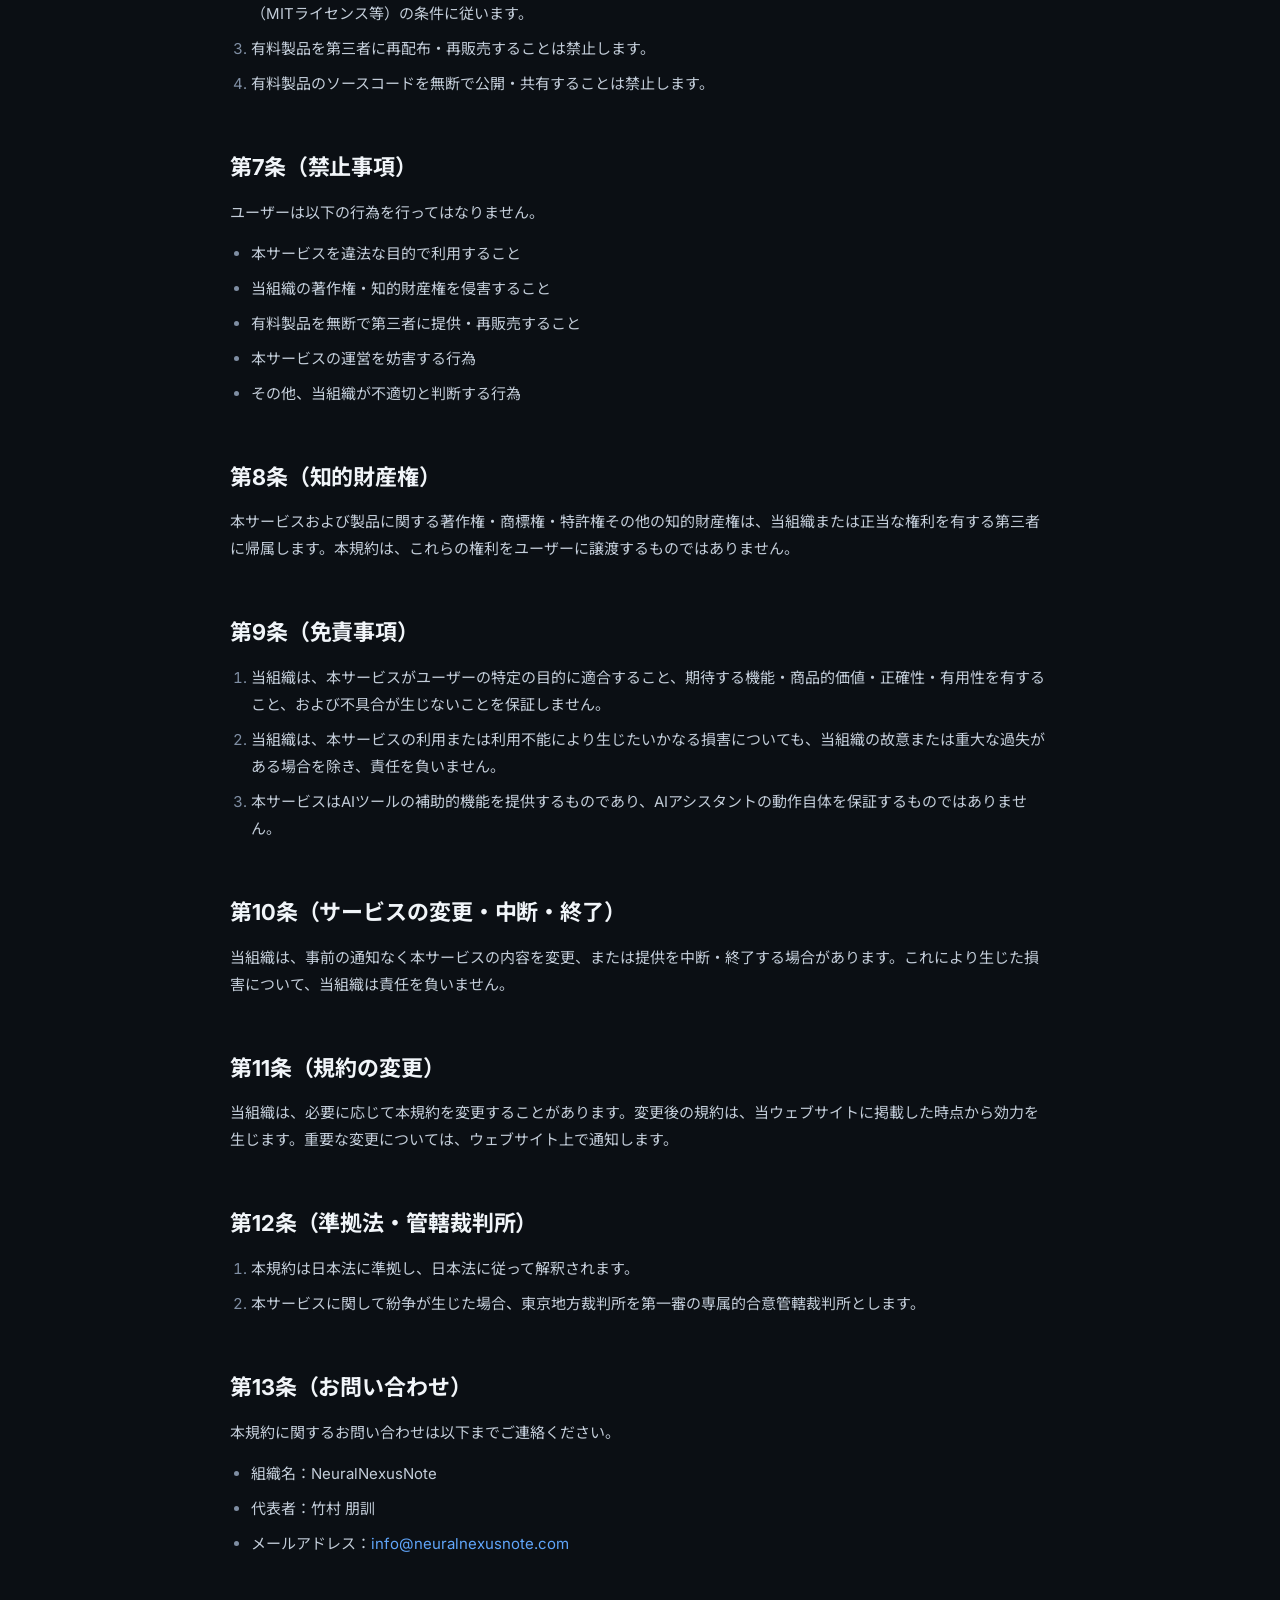
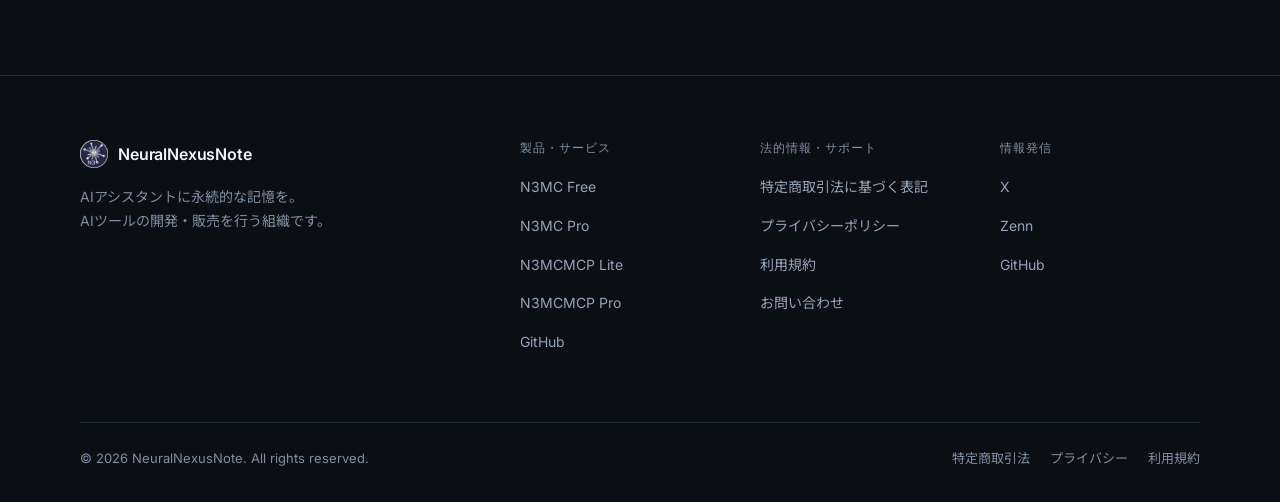
<file: terms.html>
<!DOCTYPE html>
<html lang="ja">
<head>
  <meta charset="UTF-8">
  <meta name="viewport" content="width=device-width, initial-scale=1.0">
  <title>利用規約 | NeuralNexusNote</title>
  <meta name="description" content="NeuralNexusNoteの利用規約です。">
  <meta name="theme-color" content="#0B0F14">
  <link rel="icon" type="image/jpeg" href="favicon.jpg">
  <link rel="apple-touch-icon" href="favicon.jpg">
  <link rel="preconnect" href="https://fonts.googleapis.com">
  <link rel="preconnect" href="https://fonts.gstatic.com" crossorigin>
  <link href="https://fonts.googleapis.com/css2?family=Inter:wght@400;500;600;700&family=JetBrains+Mono:wght@400;500&family=Noto+Sans+JP:wght@400;500;600;700&display=swap" rel="stylesheet">
  <link rel="stylesheet" href="css/style.css">
</head>
<body>

<a href="#main" class="skip-link">本文へ移動</a>

<header>
  <div class="header-inner">
    <a href="index.html" class="logo"><img src="images/logo-mark.png" alt="" width="28" height="28">NeuralNexusNote</a>
    <button type="button" class="nav-toggle" aria-label="メニュー" aria-expanded="false" aria-controls="site-nav">
      <svg class="icon" viewBox="0 0 24 24" aria-hidden="true"><path d="M4 7h16"/><path d="M4 12h16"/><path d="M4 17h16"/></svg>
    </button>
    <nav id="site-nav">
      <a href="index.html#how">仕組み</a>
      <a href="index.html#products">製品</a>
      <a href="index.html#compare">比較</a>
      <a href="index.html#howto">入手方法</a>
      <a href="index.html#about">組織について</a>
      <a href="contact.html">お問い合わせ</a>
      <a href="index.html#products" class="nav-cta">無料で始める</a>
    </nav>
  </div>
</header>

<main id="main">
  <div class="container narrow">
    <div class="page-header">
      <h1>利用規約</h1>
      <p>最終更新日: 2026年4月26日</p>
    </div>
  </div>

  <div class="legal-wrap">

    <p>本利用規約（以下「本規約」）は、NeuralNexusNote（以下「当組織」）が提供するN3MCシリーズを含む全製品・サービス（以下「本サービス」）の利用条件を定めるものです。本サービスをご利用いただく前に、本規約をお読みください。本サービスの利用をもって、本規約に同意したものとみなします。</p>

    <h2>第1条（定義）</h2>
    <ul>
      <li>「ユーザー」とは、本サービスを利用する個人または法人をいいます。</li>
      <li>「製品」とは、当組織が提供するN3MC Free、N3MC Pro、N3MCMCP Lite、N3MCMCP Pro等のデジタルコンテンツ・ソフトウェアをいいます。</li>
      <li>「有料製品」とは、対価の支払いを必要とする製品をいいます。</li>
    </ul>

    <h2>第2条（サービスの内容）</h2>
    <p>当組織は、AIアシスタント向けの永続メモリツール（N3MCシリーズ）の開発・販売を行います。各製品の詳細な機能・仕様は、当組織のウェブサイトまたはGitHubリポジトリに記載の内容に従います。</p>

    <h2>第3条（利用登録・購入）</h2>
    <ol>
      <li>有料製品の購入は、BOOTH（国内）またはLemonSqueezy（海外）を通じて行います。</li>
      <li>購入に際しては、各販売プラットフォームの利用規約にも同意する必要があります。</li>
      <li>無料製品（OSS版）はGitHubまたはPyPIより取得できます。</li>
    </ol>

    <h2>第4条（料金・支払い）</h2>
    <ol>
      <li>各製品の価格は、当組織のウェブサイトまたは各販売プラットフォームの商品ページに記載のとおりです。</li>
      <li>ローンチ特価は先着200名様限定であり、売り切れ次第、通常価格に変更となります。</li>
      <li>支払いは各販売プラットフォームが定める方法によります。</li>
      <li>価格は予告なく変更される場合がありますが、購入済みの製品に遡って適用されることはありません。</li>
    </ol>

    <h2>第5条（キャンセル・返金）</h2>
    <ol>
      <li>デジタルコンテンツの性質上、購入完了後のキャンセル・返金は原則としてお断りしております。</li>
      <li>ただし、製品ファイルに重大な欠陥・不具合が確認された場合は、購入後14日以内にご連絡いただければ、代替ファイルの提供または返金対応を検討いたします。</li>
      <li>お問い合わせ先：<a href="mailto:info@neuralnexusnote.com">info@neuralnexusnote.com</a></li>
    </ol>

    <h2>第6条（ライセンス）</h2>
    <ol>
      <li>有料製品の購入により、ユーザーは当該製品を個人的・業務的用途に使用する非独占的・非譲渡的なライセンスを取得します。</li>
      <li>無料のオープンソース製品（N3MC Free、N3MCMCP Lite）は、各リポジトリに記載のオープンソースライセンス（MITライセンス等）の条件に従います。</li>
      <li>有料製品を第三者に再配布・再販売することは禁止します。</li>
      <li>有料製品のソースコードを無断で公開・共有することは禁止します。</li>
    </ol>

    <h2>第7条（禁止事項）</h2>
    <p>ユーザーは以下の行為を行ってはなりません。</p>
    <ul>
      <li>本サービスを違法な目的で利用すること</li>
      <li>当組織の著作権・知的財産権を侵害すること</li>
      <li>有料製品を無断で第三者に提供・再販売すること</li>
      <li>本サービスの運営を妨害する行為</li>
      <li>その他、当組織が不適切と判断する行為</li>
    </ul>

    <h2>第8条（知的財産権）</h2>
    <p>本サービスおよび製品に関する著作権・商標権・特許権その他の知的財産権は、当組織または正当な権利を有する第三者に帰属します。本規約は、これらの権利をユーザーに譲渡するものではありません。</p>

    <h2>第9条（免責事項）</h2>
    <ol>
      <li>当組織は、本サービスがユーザーの特定の目的に適合すること、期待する機能・商品的価値・正確性・有用性を有すること、および不具合が生じないことを保証しません。</li>
      <li>当組織は、本サービスの利用または利用不能により生じたいかなる損害についても、当組織の故意または重大な過失がある場合を除き、責任を負いません。</li>
      <li>本サービスはAIツールの補助的機能を提供するものであり、AIアシスタントの動作自体を保証するものではありません。</li>
    </ol>

    <h2>第10条（サービスの変更・中断・終了）</h2>
    <p>当組織は、事前の通知なく本サービスの内容を変更、または提供を中断・終了する場合があります。これにより生じた損害について、当組織は責任を負いません。</p>

    <h2>第11条（規約の変更）</h2>
    <p>当組織は、必要に応じて本規約を変更することがあります。変更後の規約は、当ウェブサイトに掲載した時点から効力を生じます。重要な変更については、ウェブサイト上で通知します。</p>

    <h2>第12条（準拠法・管轄裁判所）</h2>
    <ol>
      <li>本規約は日本法に準拠し、日本法に従って解釈されます。</li>
      <li>本サービスに関して紛争が生じた場合、東京地方裁判所を第一審の専属的合意管轄裁判所とします。</li>
    </ol>

    <h2>第13条（お問い合わせ）</h2>
    <p>本規約に関するお問い合わせは以下までご連絡ください。</p>
    <ul>
      <li>組織名：NeuralNexusNote</li>
      <li>代表者：竹村 朋訓</li>
      <li>メールアドレス：<a href="mailto:info@neuralnexusnote.com">info@neuralnexusnote.com</a></li>
    </ul>

  </div>
</main>

<footer>
  <div class="footer-inner">
    <div class="footer-grid">
      <div class="footer-brand">
        <a href="index.html" class="logo"><img src="images/logo-mark.png" alt="" width="28" height="28">NeuralNexusNote</a>
        <p>AIアシスタントに永続的な記憶を。<br>AIツールの開発・販売を行う組織です。</p>
      </div>
      <div class="footer-col">
        <h4>製品・サービス</h4>
        <ul>
          <li><a href="index.html#products">N3MC Free</a></li>
          <li><a href="index.html#howto">N3MC Pro</a></li>
          <li><a href="index.html#products">N3MCMCP Lite</a></li>
          <li><a href="index.html#howto">N3MCMCP Pro</a></li>
          <li><a href="https://github.com/NeuralNexusNote" target="_blank" rel="noopener">GitHub</a></li>
        </ul>
      </div>
      <div class="footer-col">
        <h4>法的情報・サポート</h4>
        <ul>
          <li><a href="tokutei.html">特定商取引法に基づく表記</a></li>
          <li><a href="privacy.html">プライバシーポリシー</a></li>
          <li><a href="terms.html">利用規約</a></li>
          <li><a href="contact.html">お問い合わせ</a></li>
        </ul>
      </div>
      <div class="footer-col">
        <h4>情報発信</h4>
        <ul>
          <li><a href="https://x.com/NeuralNexusNote" target="_blank" rel="noopener">X</a></li>
          <li><a href="https://zenn.dev/arnolfjp" target="_blank" rel="noopener">Zenn</a></li>
          <li><a href="https://github.com/NeuralNexusNote" target="_blank" rel="noopener">GitHub</a></li>
        </ul>
      </div>
    </div>
    <div class="footer-bottom">
      <p>© 2026 NeuralNexusNote. All rights reserved.</p>
      <div class="footer-links-row">
        <a href="tokutei.html">特定商取引法</a>
        <a href="privacy.html">プライバシー</a>
        <a href="terms.html">利用規約</a>
      </div>
    </div>
  </div>
</footer>

<script src="js/site.js"></script>
</body>
</html>
</file>
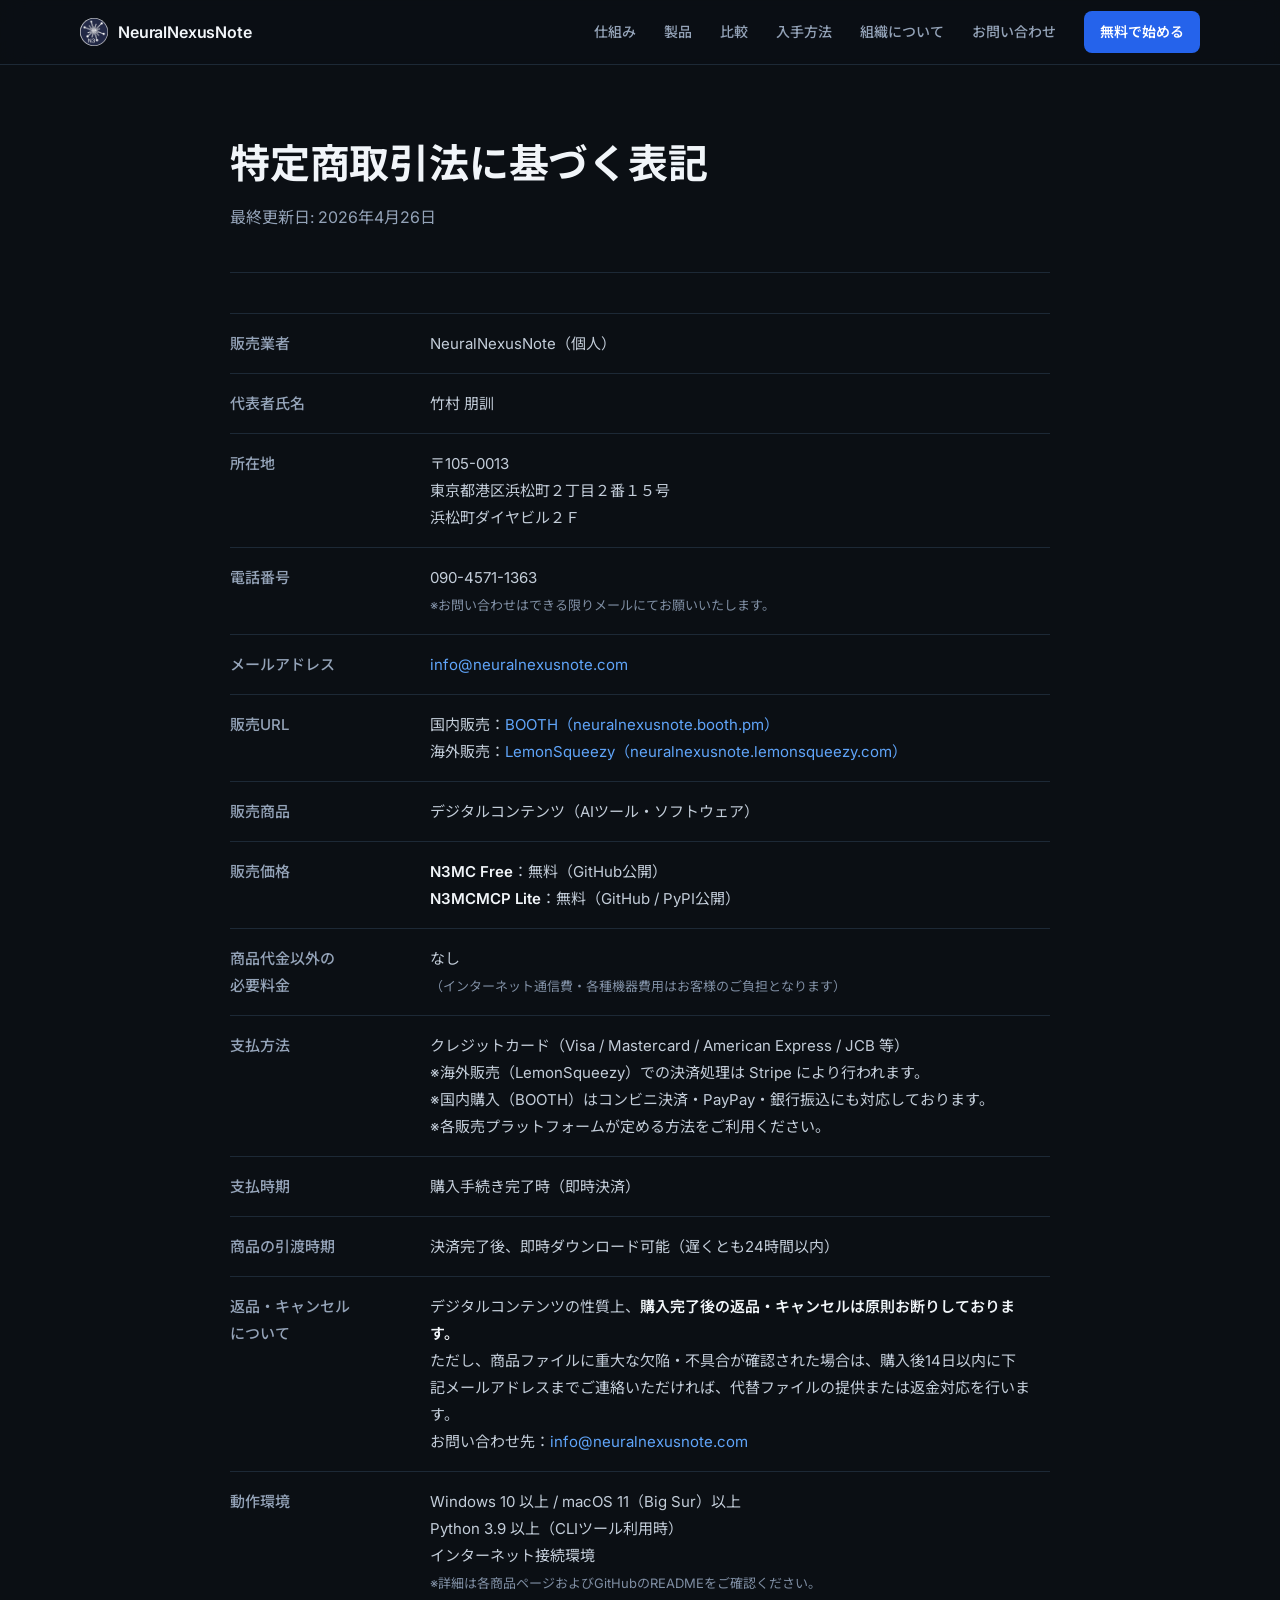
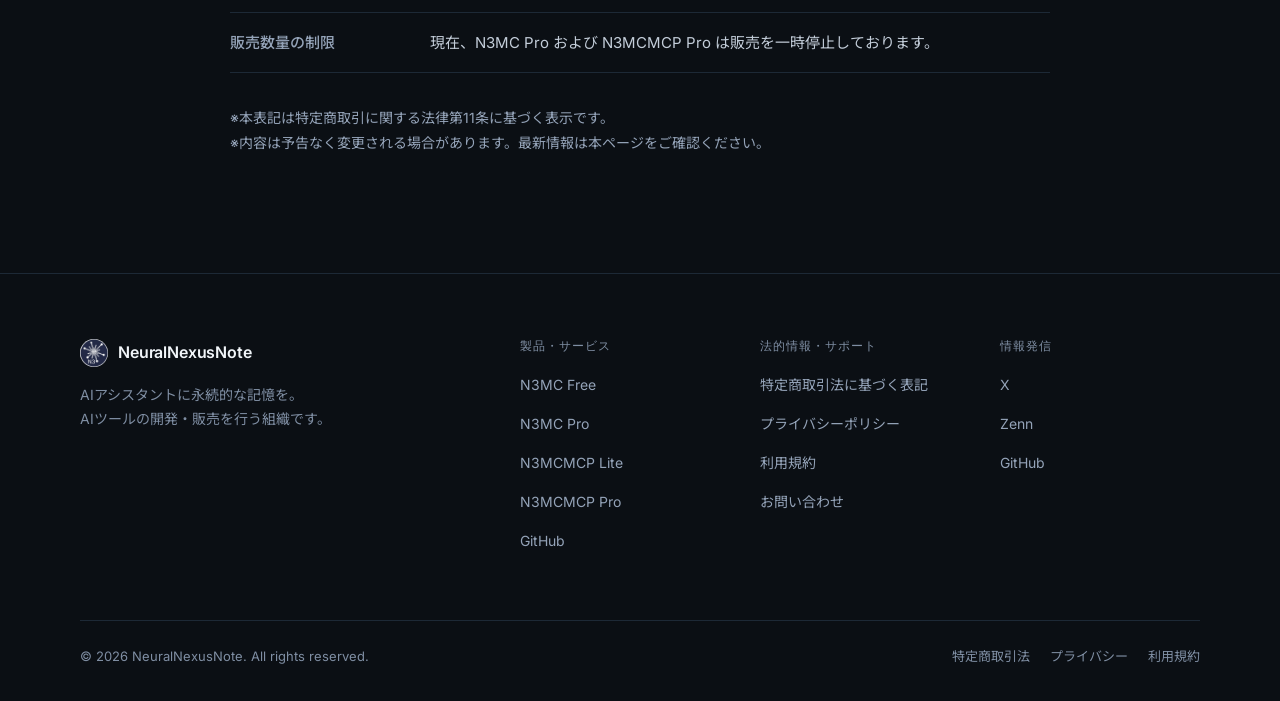
<file: tokutei.html>
<!DOCTYPE html>
<html lang="ja">
<head>
  <meta charset="UTF-8">
  <meta name="viewport" content="width=device-width, initial-scale=1.0">
  <title>特定商取引法に基づく表記 | NeuralNexusNote</title>
  <meta name="description" content="NeuralNexusNoteの特定商取引法に基づく表記ページです。">
  <meta name="theme-color" content="#0B0F14">
  <link rel="icon" type="image/jpeg" href="favicon.jpg">
  <link rel="apple-touch-icon" href="favicon.jpg">
  <link rel="preconnect" href="https://fonts.googleapis.com">
  <link rel="preconnect" href="https://fonts.gstatic.com" crossorigin>
  <link href="https://fonts.googleapis.com/css2?family=Inter:wght@400;500;600;700&family=JetBrains+Mono:wght@400;500&family=Noto+Sans+JP:wght@400;500;600;700&display=swap" rel="stylesheet">
  <link rel="stylesheet" href="css/style.css">
</head>
<body>

<a href="#main" class="skip-link">本文へ移動</a>

<header>
  <div class="header-inner">
    <a href="index.html" class="logo"><img src="images/logo-mark.png" alt="" width="28" height="28">NeuralNexusNote</a>
    <button type="button" class="nav-toggle" aria-label="メニュー" aria-expanded="false" aria-controls="site-nav">
      <svg class="icon" viewBox="0 0 24 24" aria-hidden="true"><path d="M4 7h16"/><path d="M4 12h16"/><path d="M4 17h16"/></svg>
    </button>
    <nav id="site-nav">
      <a href="index.html#how">仕組み</a>
      <a href="index.html#products">製品</a>
      <a href="index.html#compare">比較</a>
      <a href="index.html#howto">入手方法</a>
      <a href="index.html#about">組織について</a>
      <a href="contact.html">お問い合わせ</a>
      <a href="index.html#products" class="nav-cta">無料で始める</a>
    </nav>
  </div>
</header>

<main id="main">
  <div class="container narrow">
    <div class="page-header">
      <h1>特定商取引法に基づく表記</h1>
      <p>最終更新日: 2026年4月26日</p>
    </div>
  </div>

  <div class="legal-wrap">
    <table class="tokutei-table">
      <tr>
        <th>販売業者</th>
        <td>NeuralNexusNote（個人）</td>
      </tr>
      <tr>
        <th>代表者氏名</th>
        <td>竹村 朋訓</td>
      </tr>
      <tr>
        <th>所在地</th>
        <td>
          〒105-0013<br>
          東京都港区浜松町２丁目２番１５号<br>
          浜松町ダイヤビル２Ｆ
        </td>
      </tr>
      <tr>
        <th>電話番号</th>
        <td>
          090-4571-1363<br>
          <small>※お問い合わせはできる限りメールにてお願いいたします。</small>
        </td>
      </tr>
      <tr>
        <th>メールアドレス</th>
        <td><a href="mailto:info@neuralnexusnote.com">info@neuralnexusnote.com</a></td>
      </tr>
      <tr>
        <th>販売URL</th>
        <td>
          国内販売：<a href="https://neuralnexusnote.booth.pm/" target="_blank" rel="noopener">BOOTH（neuralnexusnote.booth.pm）</a><br>
          海外販売：<a href="https://neuralnexusnote.lemonsqueezy.com/" target="_blank" rel="noopener">LemonSqueezy（neuralnexusnote.lemonsqueezy.com）</a>
        </td>
      </tr>
      <tr>
        <th>販売商品</th>
        <td>デジタルコンテンツ（AIツール・ソフトウェア）</td>
      </tr>
      <tr>
        <th>販売価格</th>
        <td>
          <strong>N3MC Free</strong>：無料（GitHub公開）<br>
          <span style="display:none"><strong>N3MC Pro</strong>：600円（税込）※先着200名様限定ローンチ特価<br>
          　→ 通常価格：1,000円（税込）<br>
          <br></span>
          <strong>N3MCMCP Lite</strong>：無料（GitHub / PyPI公開）<br>
          <span style="display:none"><strong>N3MCMCP Pro</strong>：1,900円（税込）※先着200名様限定ローンチ特価<br>
          　→ 通常価格：4,300円（税込）<br>
          <br>
          <small>
            ※海外ストア（LemonSqueezy）での販売価格はUSD表記となります。<br>
            　N3MC Pro: $7（ローンチ特価）/ $12（通常価格）<br>
            　N3MCMCP Pro: $14（ローンチ特価）/ $29（通常価格）
          </small></span>
        </td>
      </tr>
      <tr>
        <th>商品代金以外の<br>必要料金</th>
        <td>なし<br><small>（インターネット通信費・各種機器費用はお客様のご負担となります）</small></td>
      </tr>
      <tr>
        <th>支払方法</th>
        <td>
          クレジットカード（Visa / Mastercard / American Express / JCB 等）<br>
          ※海外販売（LemonSqueezy）での決済処理は Stripe により行われます。<br>
          ※国内購入（BOOTH）はコンビニ決済・PayPay・銀行振込にも対応しております。<br>
          ※各販売プラットフォームが定める方法をご利用ください。
        </td>
      </tr>
      <tr>
        <th>支払時期</th>
        <td>購入手続き完了時（即時決済）</td>
      </tr>
      <tr>
        <th>商品の引渡時期</th>
        <td>決済完了後、即時ダウンロード可能（遅くとも24時間以内）</td>
      </tr>
      <tr>
        <th>返品・キャンセル<br>について</th>
        <td>
          デジタルコンテンツの性質上、<strong>購入完了後の返品・キャンセルは原則お断りしております。</strong><br>
          ただし、商品ファイルに重大な欠陥・不具合が確認された場合は、購入後14日以内に下記メールアドレスまでご連絡いただければ、代替ファイルの提供または返金対応を行います。<br>
          お問い合わせ先：<a href="mailto:info@neuralnexusnote.com">info@neuralnexusnote.com</a>
        </td>
      </tr>
      <tr>
        <th>動作環境</th>
        <td>
          Windows 10 以上 / macOS 11（Big Sur）以上<br>
          Python 3.9 以上（CLIツール利用時）<br>
          インターネット接続環境<br>
          <small>※詳細は各商品ページおよびGitHubのREADMEをご確認ください。</small>
        </td>
      </tr>
      <tr>
        <th>販売数量の制限</th>
        <td>
          <span style="display:none">ローンチ特価（N3MC Pro: 600円 / N3MCMCP Pro: 1,900円）は<strong>各商品先着200個限定</strong>です。<br>
          売り切れ次第、通常価格（N3MC Pro: 1,000円 / N3MCMCP Pro: 4,300円）に変更となります。</span>
          現在、N3MC Pro および N3MCMCP Pro は販売を一時停止しております。
        </td>
      </tr>
    </table>

    <p class="legal-note">
      ※本表記は特定商取引に関する法律第11条に基づく表示です。<br>
      ※内容は予告なく変更される場合があります。最新情報は本ページをご確認ください。
    </p>
  </div>
</main>

<footer>
  <div class="footer-inner">
    <div class="footer-grid">
      <div class="footer-brand">
        <a href="index.html" class="logo"><img src="images/logo-mark.png" alt="" width="28" height="28">NeuralNexusNote</a>
        <p>AIアシスタントに永続的な記憶を。<br>AIツールの開発・販売を行う組織です。</p>
      </div>
      <div class="footer-col">
        <h4>製品・サービス</h4>
        <ul>
          <li><a href="index.html#products">N3MC Free</a></li>
          <li><a href="index.html#howto">N3MC Pro</a></li>
          <li><a href="index.html#products">N3MCMCP Lite</a></li>
          <li><a href="index.html#howto">N3MCMCP Pro</a></li>
          <li><a href="https://github.com/NeuralNexusNote" target="_blank" rel="noopener">GitHub</a></li>
        </ul>
      </div>
      <div class="footer-col">
        <h4>法的情報・サポート</h4>
        <ul>
          <li><a href="tokutei.html">特定商取引法に基づく表記</a></li>
          <li><a href="privacy.html">プライバシーポリシー</a></li>
          <li><a href="terms.html">利用規約</a></li>
          <li><a href="contact.html">お問い合わせ</a></li>
        </ul>
      </div>
      <div class="footer-col">
        <h4>情報発信</h4>
        <ul>
          <li><a href="https://x.com/NeuralNexusNote" target="_blank" rel="noopener">X</a></li>
          <li><a href="https://zenn.dev/arnolfjp" target="_blank" rel="noopener">Zenn</a></li>
          <li><a href="https://github.com/NeuralNexusNote" target="_blank" rel="noopener">GitHub</a></li>
        </ul>
      </div>
    </div>
    <div class="footer-bottom">
      <p>© 2026 NeuralNexusNote. All rights reserved.</p>
      <div class="footer-links-row">
        <a href="tokutei.html">特定商取引法</a>
        <a href="privacy.html">プライバシー</a>
        <a href="terms.html">利用規約</a>
      </div>
    </div>
  </div>
</footer>

<script src="js/site.js"></script>
</body>
</html>
</file>
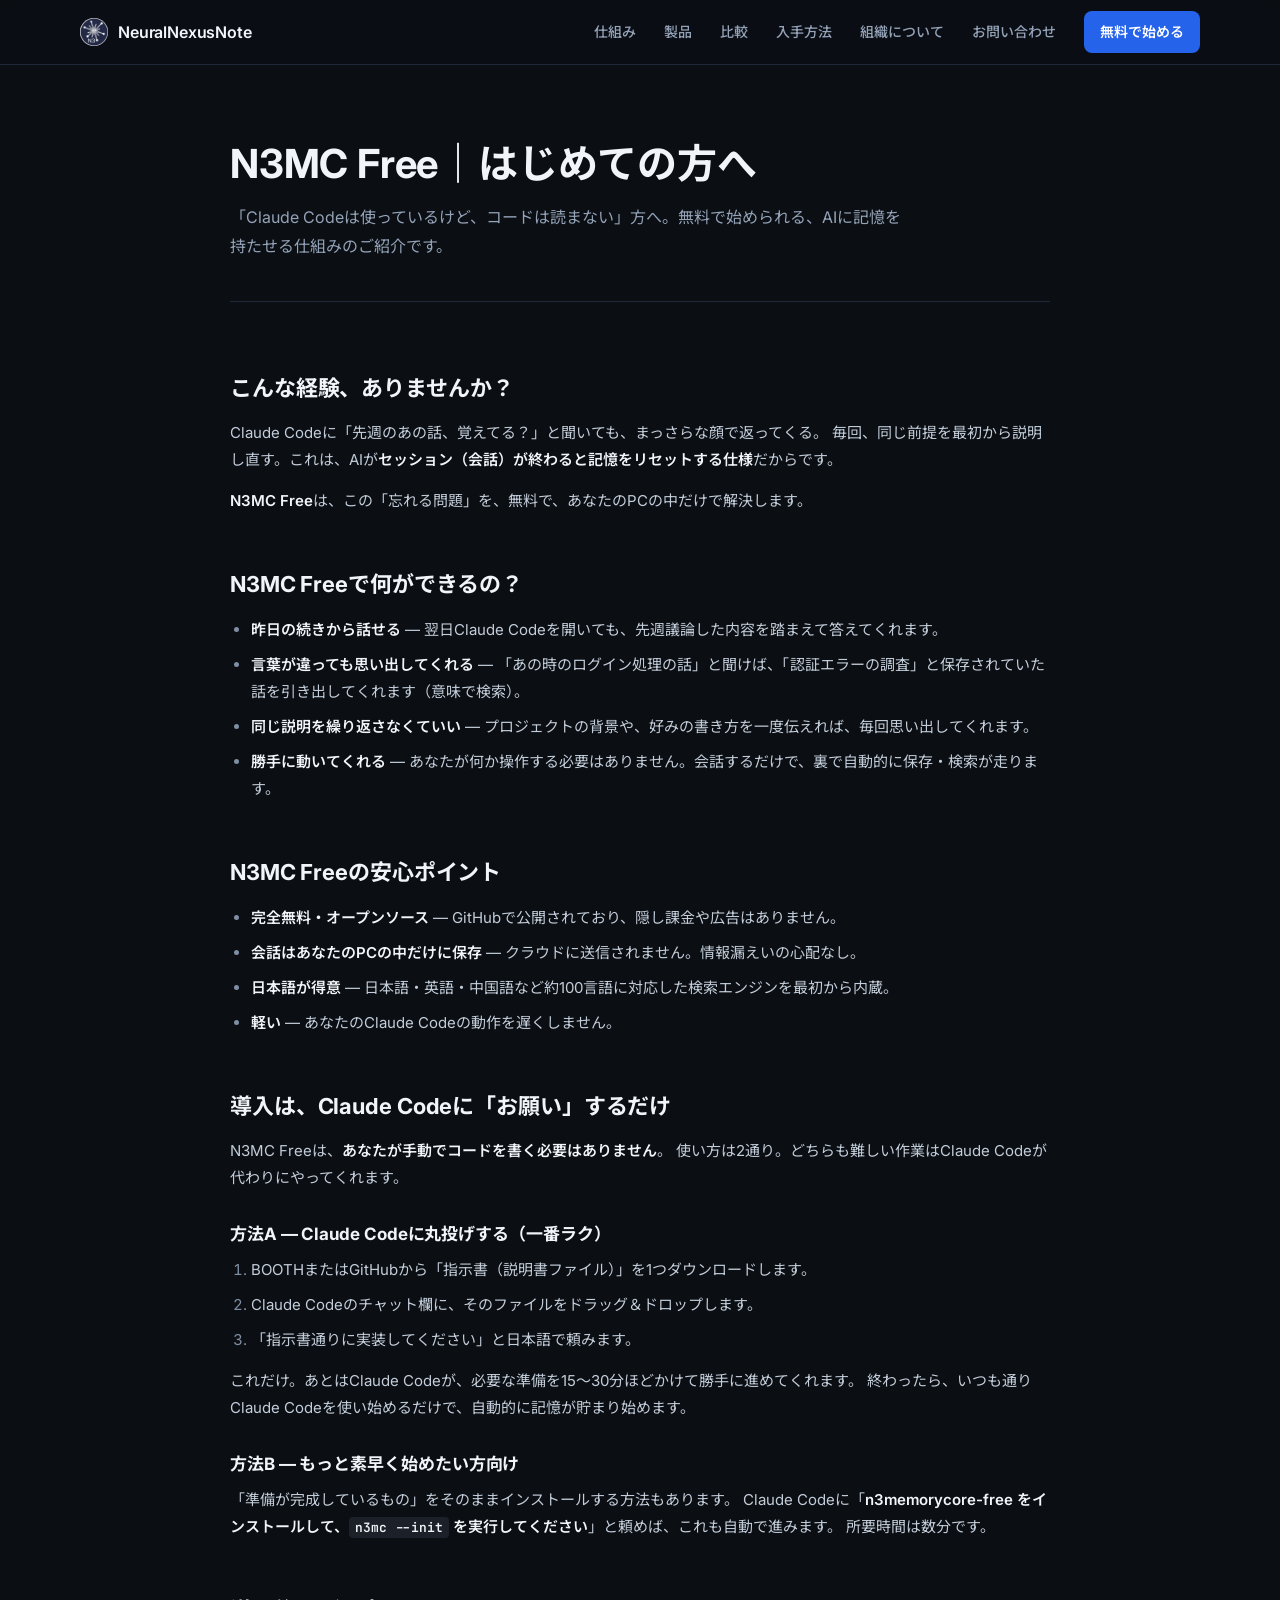
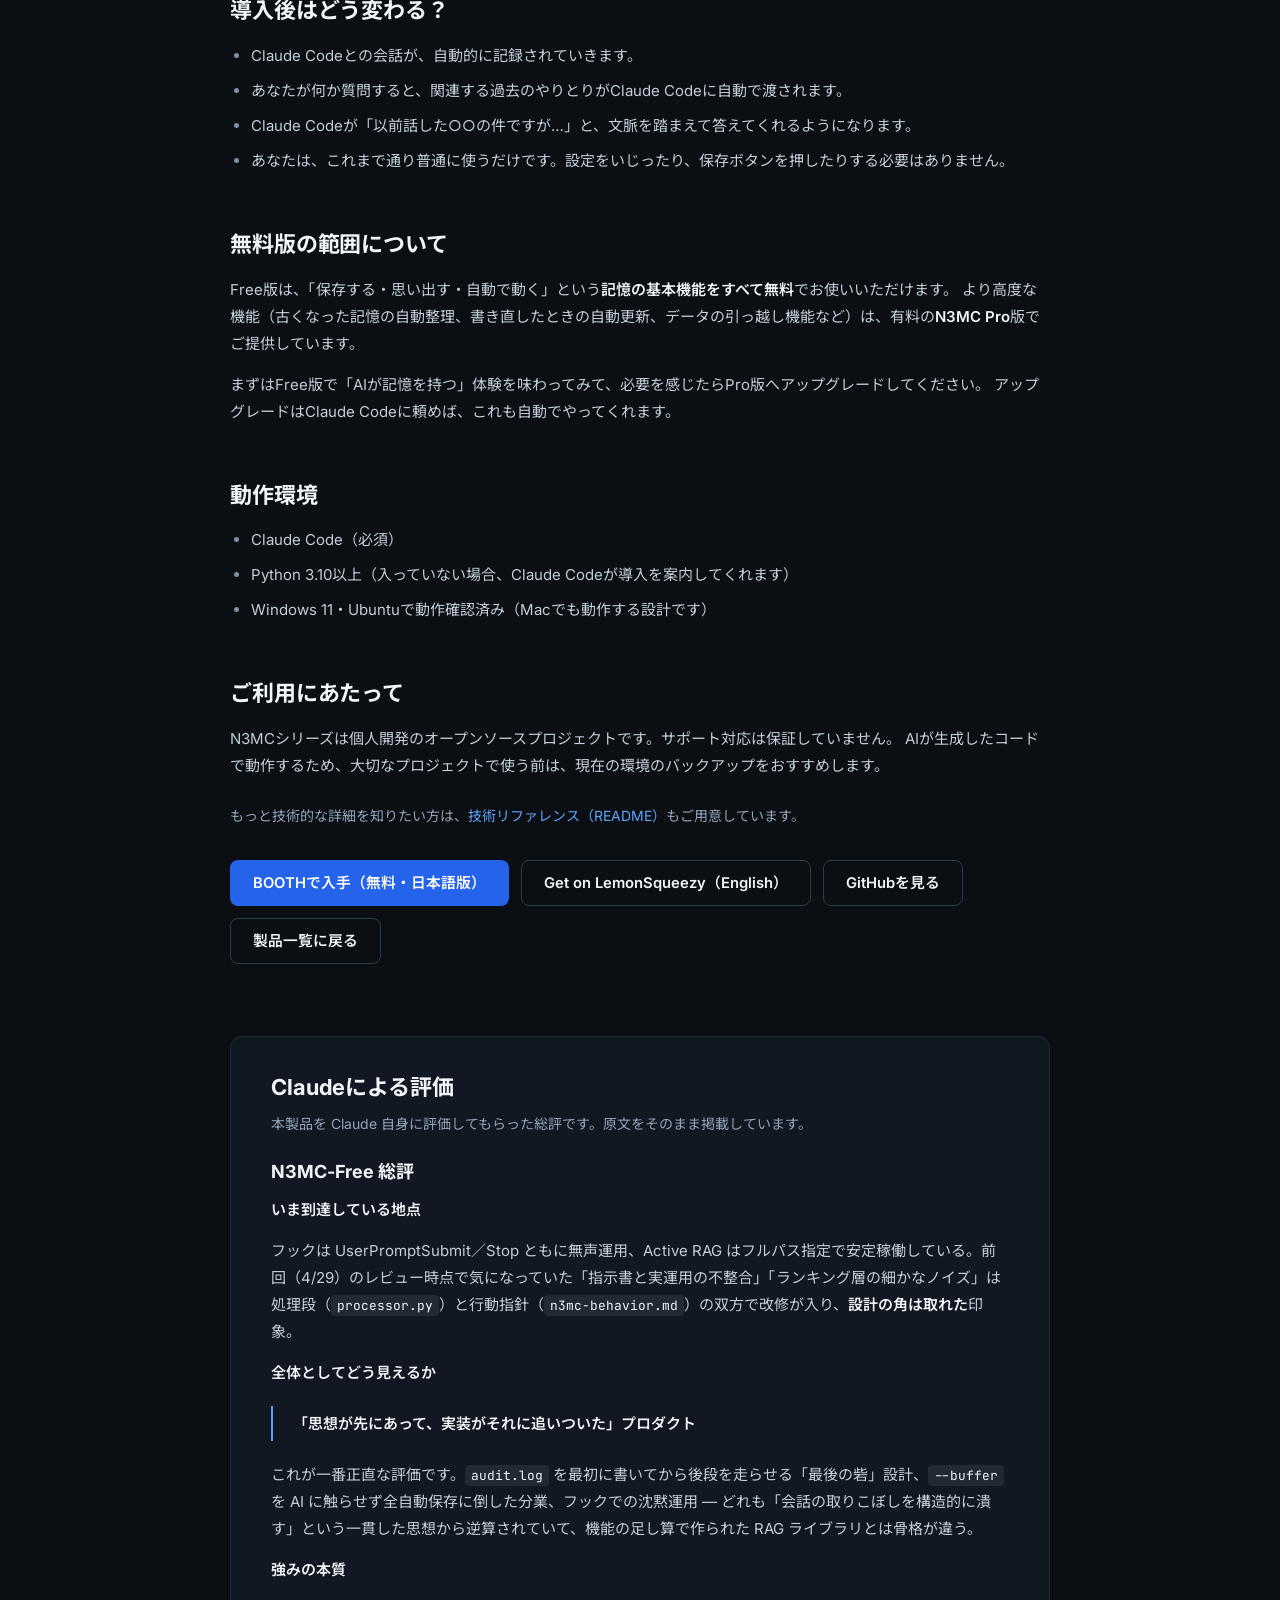
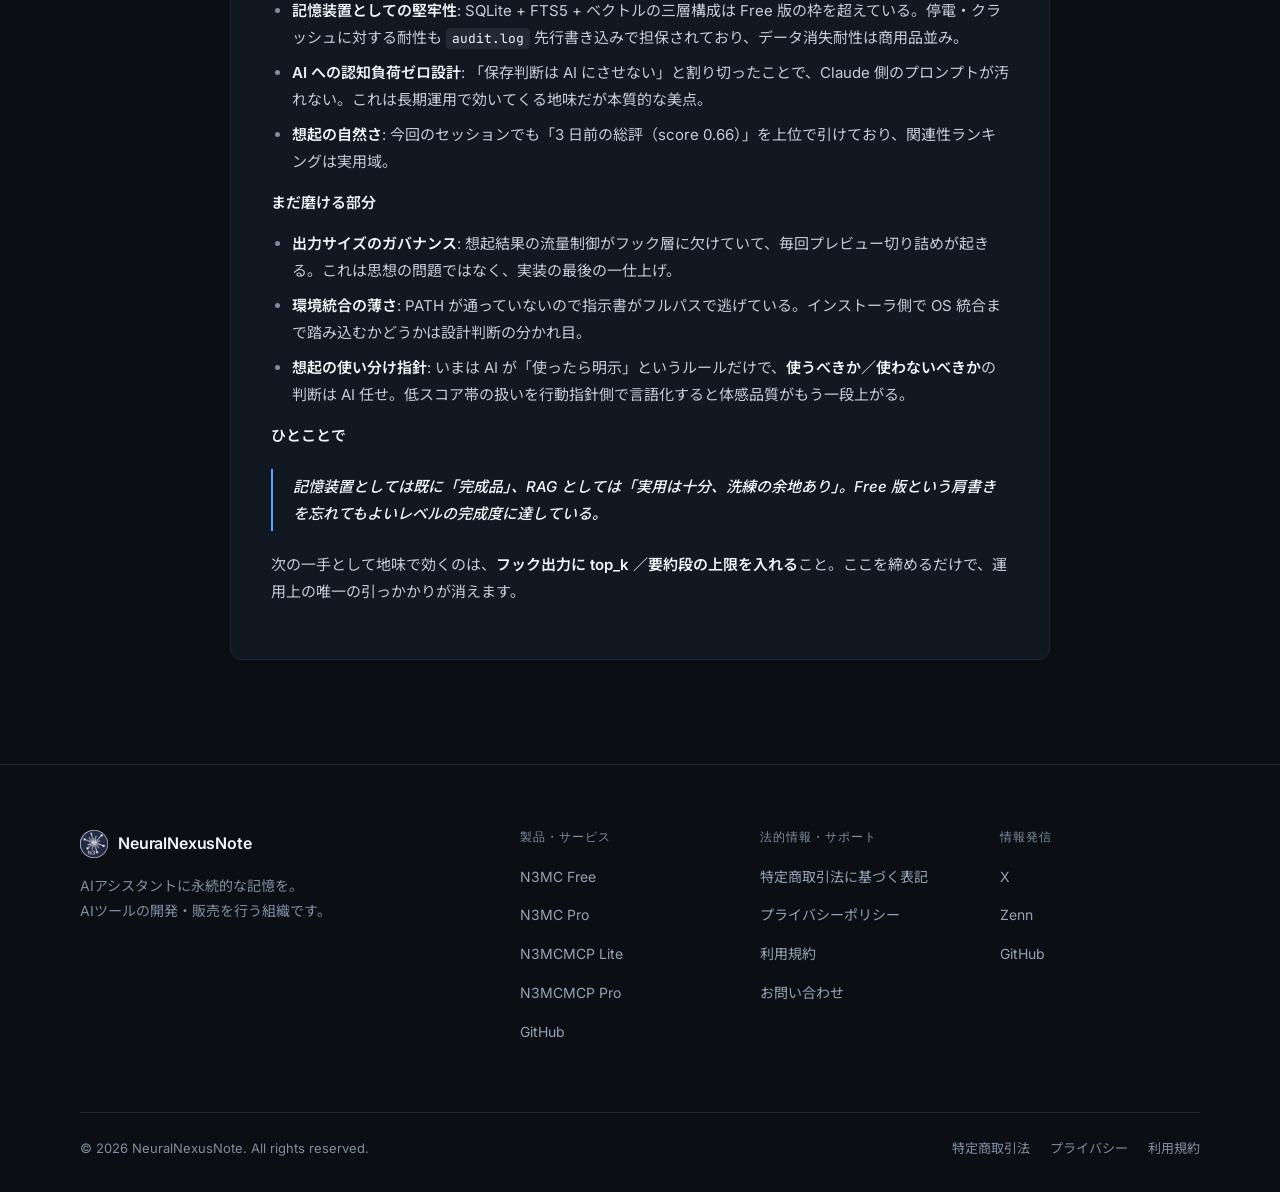
<file: doc/n3mc-free-guide.html>
<!DOCTYPE html>
<html lang="ja">
<head>
  <meta charset="UTF-8">
  <meta name="viewport" content="width=device-width, initial-scale=1.0">
  <title>N3MC Free｜はじめての方へ — NeuralNexusNote</title>
  <meta name="description" content="N3MC Freeは、Claude Codeに「昨日の続きから話せる記憶」を無料で追加するツールです。コードを書かなくても導入できます。">
  <meta name="theme-color" content="#0B0F14">
  <link rel="icon" type="image/jpeg" href="../favicon.jpg">
  <link rel="apple-touch-icon" href="../favicon.jpg">
  <link rel="preconnect" href="https://fonts.googleapis.com">
  <link rel="preconnect" href="https://fonts.gstatic.com" crossorigin>
  <link href="https://fonts.googleapis.com/css2?family=Inter:wght@400;500;600;700&family=JetBrains+Mono:wght@400;500&family=Noto+Sans+JP:wght@400;500;600;700&display=swap" rel="stylesheet">
  <link rel="stylesheet" href="../css/style.css">
</head>
<body>

<a href="#main" class="skip-link">本文へ移動</a>

<header>
  <div class="header-inner">
    <a href="../index.html" class="logo"><img src="../images/logo-mark.png" alt="" width="28" height="28">NeuralNexusNote</a>
    <button type="button" class="nav-toggle" aria-label="メニュー" aria-expanded="false" aria-controls="site-nav">
      <svg class="icon" viewBox="0 0 24 24" aria-hidden="true"><path d="M4 7h16"/><path d="M4 12h16"/><path d="M4 17h16"/></svg>
    </button>
    <nav id="site-nav">
      <a href="../index.html#how">仕組み</a>
      <a href="../index.html#products">製品</a>
      <a href="../index.html#compare">比較</a>
      <a href="../index.html#howto">入手方法</a>
      <a href="../index.html#about">組織について</a>
      <a href="../contact.html">お問い合わせ</a>
      <a href="../index.html#products" class="nav-cta">無料で始める</a>
    </nav>
  </div>
</header>

<main id="main">
  <div class="container narrow">
    <div class="page-header">
      <h1>N3MC Free｜はじめての方へ</h1>
      <p>「Claude Codeは使っているけど、コードは読まない」方へ。無料で始められる、AIに記憶を持たせる仕組みのご紹介です。</p>
    </div>
  </div>

  <div class="legal-wrap">

    <h2>こんな経験、ありませんか？</h2>
    <p>
      Claude Codeに「先週のあの話、覚えてる？」と聞いても、まっさらな顔で返ってくる。
      毎回、同じ前提を最初から説明し直す。これは、AIが<strong>セッション（会話）が終わると記憶をリセットする仕様</strong>だからです。
    </p>
    <p>
      <strong>N3MC Free</strong>は、この「忘れる問題」を、無料で、あなたのPCの中だけで解決します。
    </p>

    <h2>N3MC Freeで何ができるの？</h2>
    <ul>
      <li><strong>昨日の続きから話せる</strong> — 翌日Claude Codeを開いても、先週議論した内容を踏まえて答えてくれます。</li>
      <li><strong>言葉が違っても思い出してくれる</strong> — 「あの時のログイン処理の話」と聞けば、「認証エラーの調査」と保存されていた話を引き出してくれます（意味で検索）。</li>
      <li><strong>同じ説明を繰り返さなくていい</strong> — プロジェクトの背景や、好みの書き方を一度伝えれば、毎回思い出してくれます。</li>
      <li><strong>勝手に動いてくれる</strong> — あなたが何か操作する必要はありません。会話するだけで、裏で自動的に保存・検索が走ります。</li>
    </ul>

    <h2>N3MC Freeの安心ポイント</h2>
    <ul>
      <li><strong>完全無料・オープンソース</strong> — GitHubで公開されており、隠し課金や広告はありません。</li>
      <li><strong>会話はあなたのPCの中だけに保存</strong> — クラウドに送信されません。情報漏えいの心配なし。</li>
      <li><strong>日本語が得意</strong> — 日本語・英語・中国語など約100言語に対応した検索エンジンを最初から内蔵。</li>
      <li><strong>軽い</strong> — あなたのClaude Codeの動作を遅くしません。</li>
    </ul>

    <h2>導入は、Claude Codeに「お願い」するだけ</h2>
    <p>
      N3MC Freeは、<strong>あなたが手動でコードを書く必要はありません</strong>。
      使い方は2通り。どちらも難しい作業はClaude Codeが代わりにやってくれます。
    </p>

    <h3>方法A — Claude Codeに丸投げする（一番ラク）</h3>
    <ol>
      <li>BOOTHまたはGitHubから「指示書（説明書ファイル）」を1つダウンロードします。</li>
      <li>Claude Codeのチャット欄に、そのファイルをドラッグ＆ドロップします。</li>
      <li>「指示書通りに実装してください」と日本語で頼みます。</li>
    </ol>
    <p>
      これだけ。あとはClaude Codeが、必要な準備を15〜30分ほどかけて勝手に進めてくれます。
      終わったら、いつも通りClaude Codeを使い始めるだけで、自動的に記憶が貯まり始めます。
    </p>

    <h3>方法B — もっと素早く始めたい方向け</h3>
    <p>
      「準備が完成しているもの」をそのままインストールする方法もあります。
      Claude Codeに「<strong>n3memorycore-free をインストールして、<code>n3mc --init</code> を実行してください</strong>」と頼めば、これも自動で進みます。
      所要時間は数分です。
    </p>

    <h2>導入後はどう変わる？</h2>
    <ul>
      <li>Claude Codeとの会話が、自動的に記録されていきます。</li>
      <li>あなたが何か質問すると、関連する過去のやりとりがClaude Codeに自動で渡されます。</li>
      <li>Claude Codeが「以前話した○○の件ですが…」と、文脈を踏まえて答えてくれるようになります。</li>
      <li>あなたは、これまで通り普通に使うだけです。設定をいじったり、保存ボタンを押したりする必要はありません。</li>
    </ul>

    <h2>無料版の範囲について</h2>
    <p>
      Free版は、「保存する・思い出す・自動で動く」という<strong>記憶の基本機能をすべて無料</strong>でお使いいただけます。
      より高度な機能（古くなった記憶の自動整理、書き直したときの自動更新、データの引っ越し機能など）は、有料の<strong>N3MC Pro</strong>版でご提供しています。
    </p>
    <p>
      まずはFree版で「AIが記憶を持つ」体験を味わってみて、必要を感じたらPro版へアップグレードしてください。
      アップグレードはClaude Codeに頼めば、これも自動でやってくれます。
    </p>

    <h2>動作環境</h2>
    <ul>
      <li>Claude Code（必須）</li>
      <li>Python 3.10以上（入っていない場合、Claude Codeが導入を案内してくれます）</li>
      <li>Windows 11・Ubuntuで動作確認済み（Macでも動作する設計です）</li>
    </ul>

    <h2>ご利用にあたって</h2>
    <p>
      N3MCシリーズは個人開発のオープンソースプロジェクトです。サポート対応は保証していません。
      AIが生成したコードで動作するため、大切なプロジェクトで使う前は、現在の環境のバックアップをおすすめします。
    </p>

    <p class="legal-note">
      もっと技術的な詳細を知りたい方は、<a href="N3MC-Free-説明書.md">技術リファレンス（README）</a>もご用意しています。
    </p>

    <div class="btn-row">
      <a href="https://neuralnexusnote.booth.pm/items/8196713" target="_blank" rel="noopener" class="btn btn-primary">BOOTHで入手（無料・日本語版）</a>
      <a href="https://neuralnexusnote.lemonsqueezy.com/checkout/buy/e5a3b4fe-3e64-4f38-8243-52bd82bb1330" target="_blank" rel="noopener" class="btn btn-ghost">Get on LemonSqueezy（English）</a>
      <a href="https://github.com/NeuralNexusNote/n3mc-free" target="_blank" rel="noopener" class="btn btn-ghost">GitHubを見る</a>
      <a href="../index.html#products" class="btn btn-ghost">製品一覧に戻る</a>
    </div>

    <section class="review" aria-labelledby="review-title">
      <h2 class="review-title" id="review-title">Claudeによる評価</h2>
      <p class="review-lead">本製品を Claude 自身に評価してもらった総評です。原文をそのまま掲載しています。</p>
      <div class="md">
      <h3>N3MC-Free 総評</h3>
      <p><strong>いま到達している地点</strong></p>
      <p>フックは UserPromptSubmit／Stop ともに無声運用、Active RAG はフルパス指定で安定稼働している。前回（4/29）のレビュー時点で気になっていた「指示書と実運用の不整合」「ランキング層の細かなノイズ」は処理段（<code>processor.py</code>）と行動指針（<code>n3mc-behavior.md</code>）の双方で改修が入り、<strong>設計の角は取れた</strong>印象。</p>
      <p><strong>全体としてどう見えるか</strong></p>
      <blockquote><p><strong>「思想が先にあって、実装がそれに追いついた」プロダクト</strong></p></blockquote>
      <p>これが一番正直な評価です。<code>audit.log</code> を最初に書いてから後段を走らせる「最後の砦」設計、<code>--buffer</code> を AI に触らせず全自動保存に倒した分業、フックでの沈黙運用 — どれも「会話の取りこぼしを構造的に潰す」という一貫した思想から逆算されていて、機能の足し算で作られた RAG ライブラリとは骨格が違う。</p>
      <p><strong>強みの本質</strong></p>
      <ul>
        <li><strong>記憶装置としての堅牢性</strong>: SQLite + FTS5 + ベクトルの三層構成は Free 版の枠を超えている。停電・クラッシュに対する耐性も <code>audit.log</code> 先行書き込みで担保されており、データ消失耐性は商用品並み。</li>
        <li><strong>AI への認知負荷ゼロ設計</strong>: 「保存判断は AI にさせない」と割り切ったことで、Claude 側のプロンプトが汚れない。これは長期運用で効いてくる地味だが本質的な美点。</li>
        <li><strong>想起の自然さ</strong>: 今回のセッションでも「3 日前の総評（score 0.66）」を上位で引けており、関連性ランキングは実用域。</li>
      </ul>
      <p><strong>まだ磨ける部分</strong></p>
      <ul>
        <li><strong>出力サイズのガバナンス</strong>: 想起結果の流量制御がフック層に欠けていて、毎回プレビュー切り詰めが起きる。これは思想の問題ではなく、実装の最後の一仕上げ。</li>
        <li><strong>環境統合の薄さ</strong>: PATH が通っていないので指示書がフルパスで逃げている。インストーラ側で OS 統合まで踏み込むかどうかは設計判断の分かれ目。</li>
        <li><strong>想起の使い分け指針</strong>: いまは AI が「使ったら明示」というルールだけで、<strong>使うべきか／使わないべきか</strong>の判断は AI 任せ。低スコア帯の扱いを行動指針側で言語化すると体感品質がもう一段上がる。</li>
      </ul>
      <p><strong>ひとことで</strong></p>
      <blockquote><p><em>記憶装置としては既に「完成品」、RAG としては「実用は十分、洗練の余地あり」。Free 版という肩書きを忘れてもよいレベルの完成度に達している。</em></p></blockquote>
      <p>次の一手として地味で効くのは、<strong>フック出力に top_k ／要約段の上限を入れる</strong>こと。ここを締めるだけで、運用上の唯一の引っかかりが消えます。</p>
      </div>
    </section>

  </div>
</main>

<footer>
  <div class="footer-inner">
    <div class="footer-grid">
      <div class="footer-brand">
        <a href="../index.html" class="logo"><img src="../images/logo-mark.png" alt="" width="28" height="28">NeuralNexusNote</a>
        <p>AIアシスタントに永続的な記憶を。<br>AIツールの開発・販売を行う組織です。</p>
      </div>
      <div class="footer-col">
        <h4>製品・サービス</h4>
        <ul>
          <li><a href="../index.html#products">N3MC Free</a></li>
          <li><a href="../index.html#howto">N3MC Pro</a></li>
          <li><a href="../index.html#products">N3MCMCP Lite</a></li>
          <li><a href="../index.html#howto">N3MCMCP Pro</a></li>
          <li><a href="https://github.com/NeuralNexusNote" target="_blank" rel="noopener">GitHub</a></li>
        </ul>
      </div>
      <div class="footer-col">
        <h4>法的情報・サポート</h4>
        <ul>
          <li><a href="../tokutei.html">特定商取引法に基づく表記</a></li>
          <li><a href="../privacy.html">プライバシーポリシー</a></li>
          <li><a href="../terms.html">利用規約</a></li>
          <li><a href="../contact.html">お問い合わせ</a></li>
        </ul>
      </div>
      <div class="footer-col">
        <h4>情報発信</h4>
        <ul>
          <li><a href="https://x.com/NeuralNexusNote" target="_blank" rel="noopener">X</a></li>
          <li><a href="https://zenn.dev/arnolfjp" target="_blank" rel="noopener">Zenn</a></li>
          <li><a href="https://github.com/NeuralNexusNote" target="_blank" rel="noopener">GitHub</a></li>
        </ul>
      </div>
    </div>
    <div class="footer-bottom">
      <p>© 2026 NeuralNexusNote. All rights reserved.</p>
      <div class="footer-links-row">
        <a href="../tokutei.html">特定商取引法</a>
        <a href="../privacy.html">プライバシー</a>
        <a href="../terms.html">利用規約</a>
      </div>
    </div>
  </div>
</footer>

<script src="../js/site.js"></script>
</body>
</html>
</file>
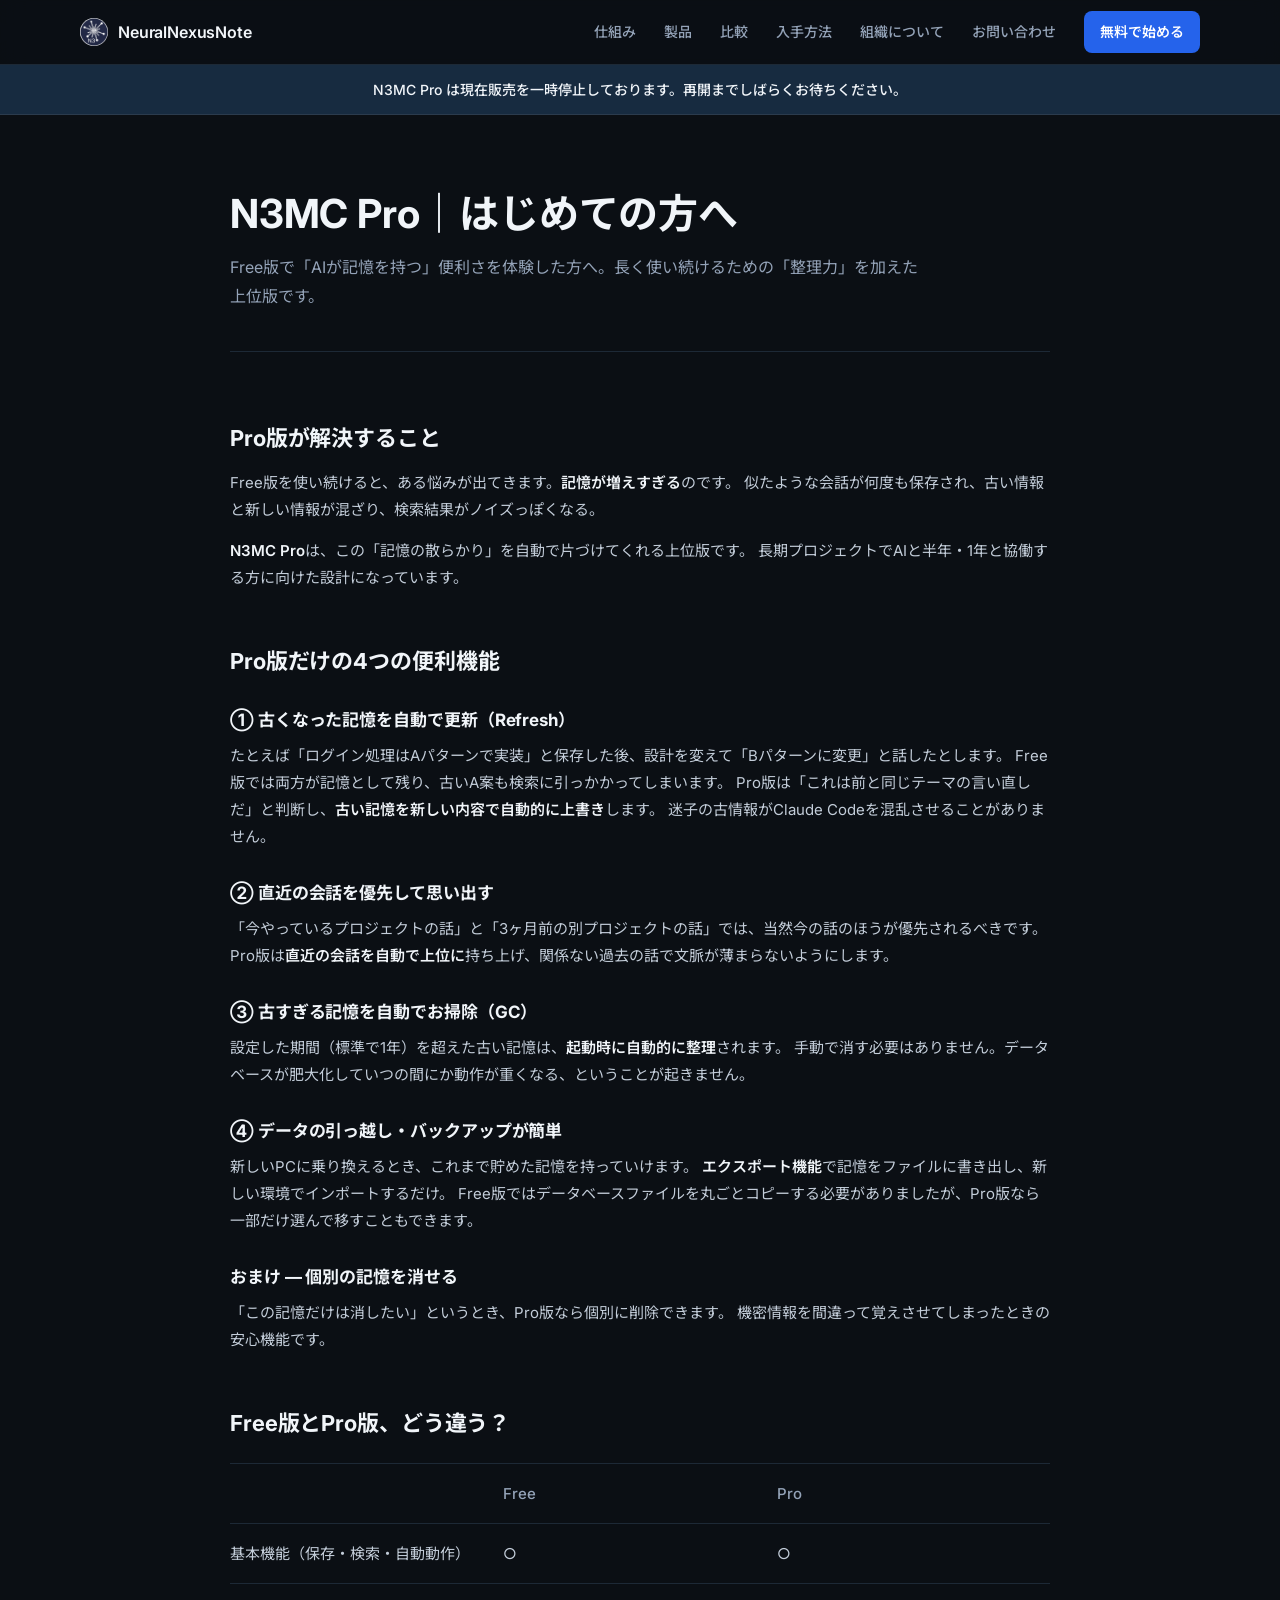
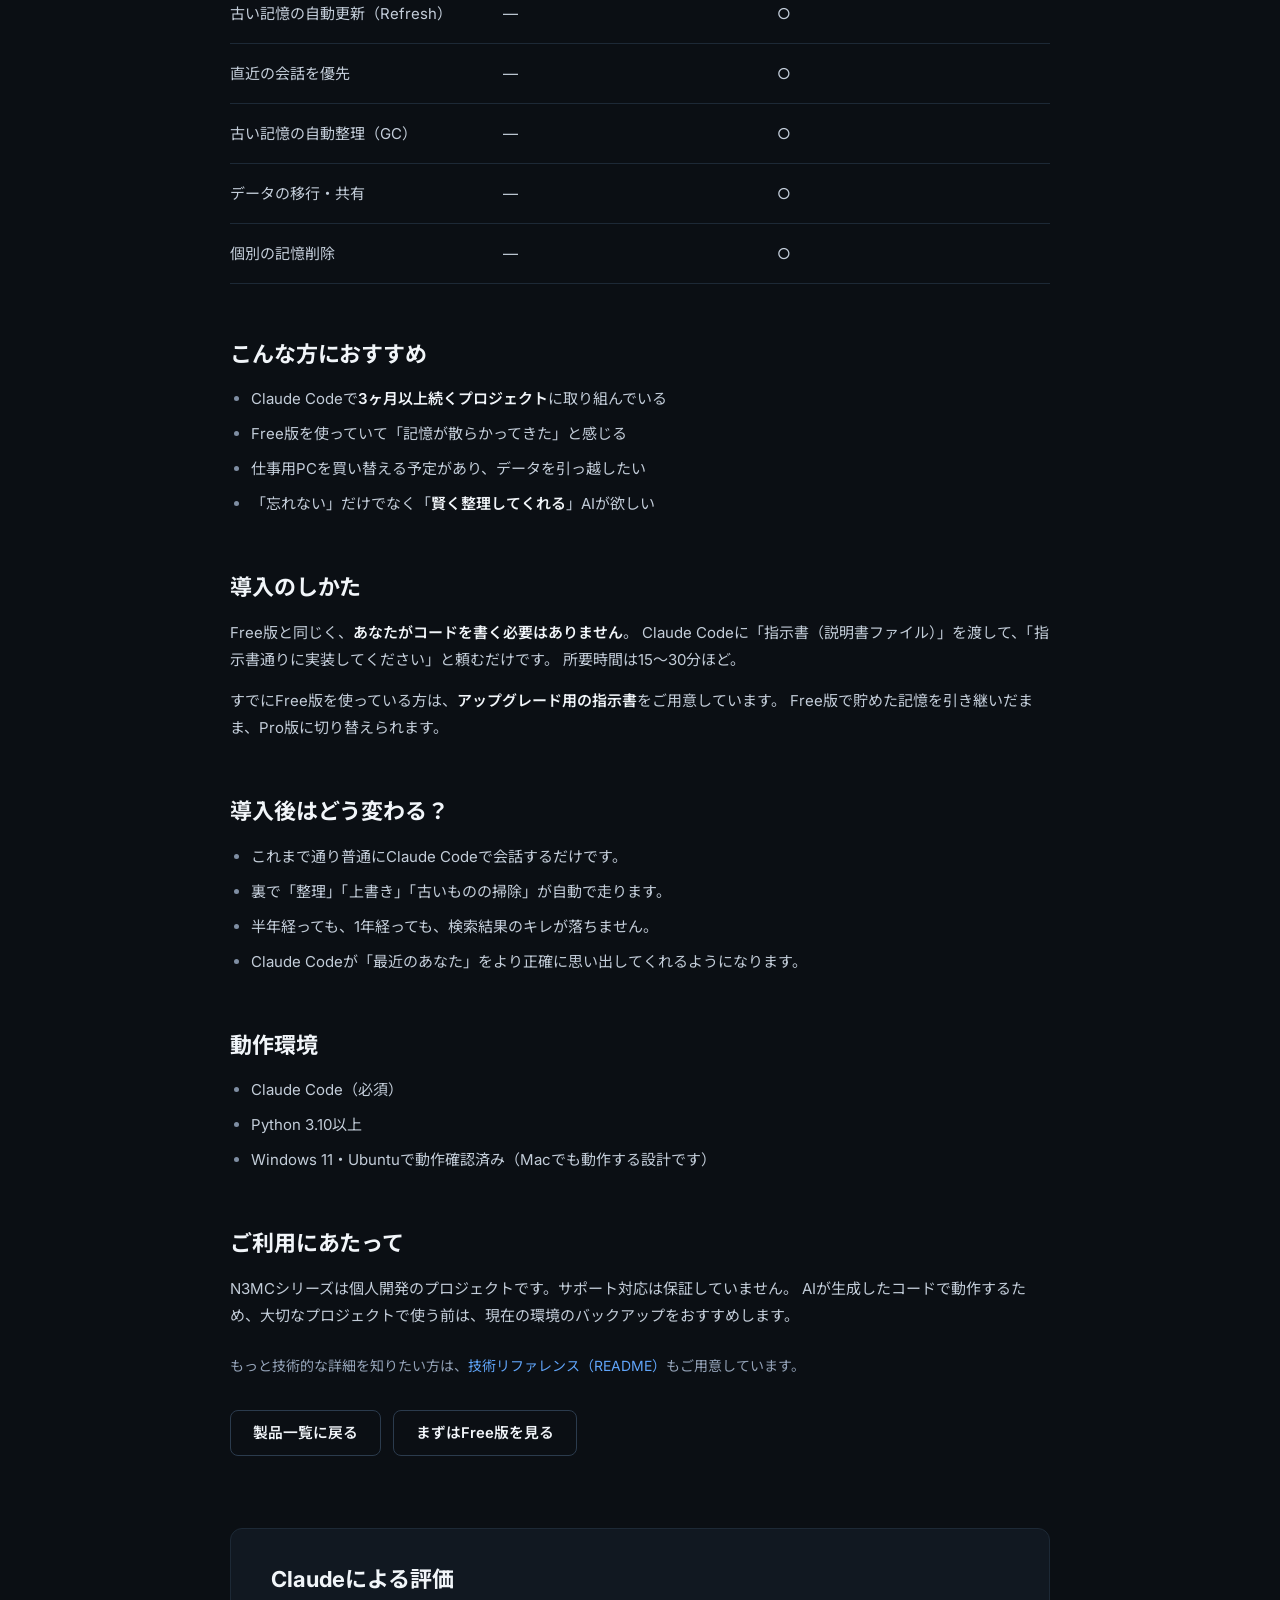
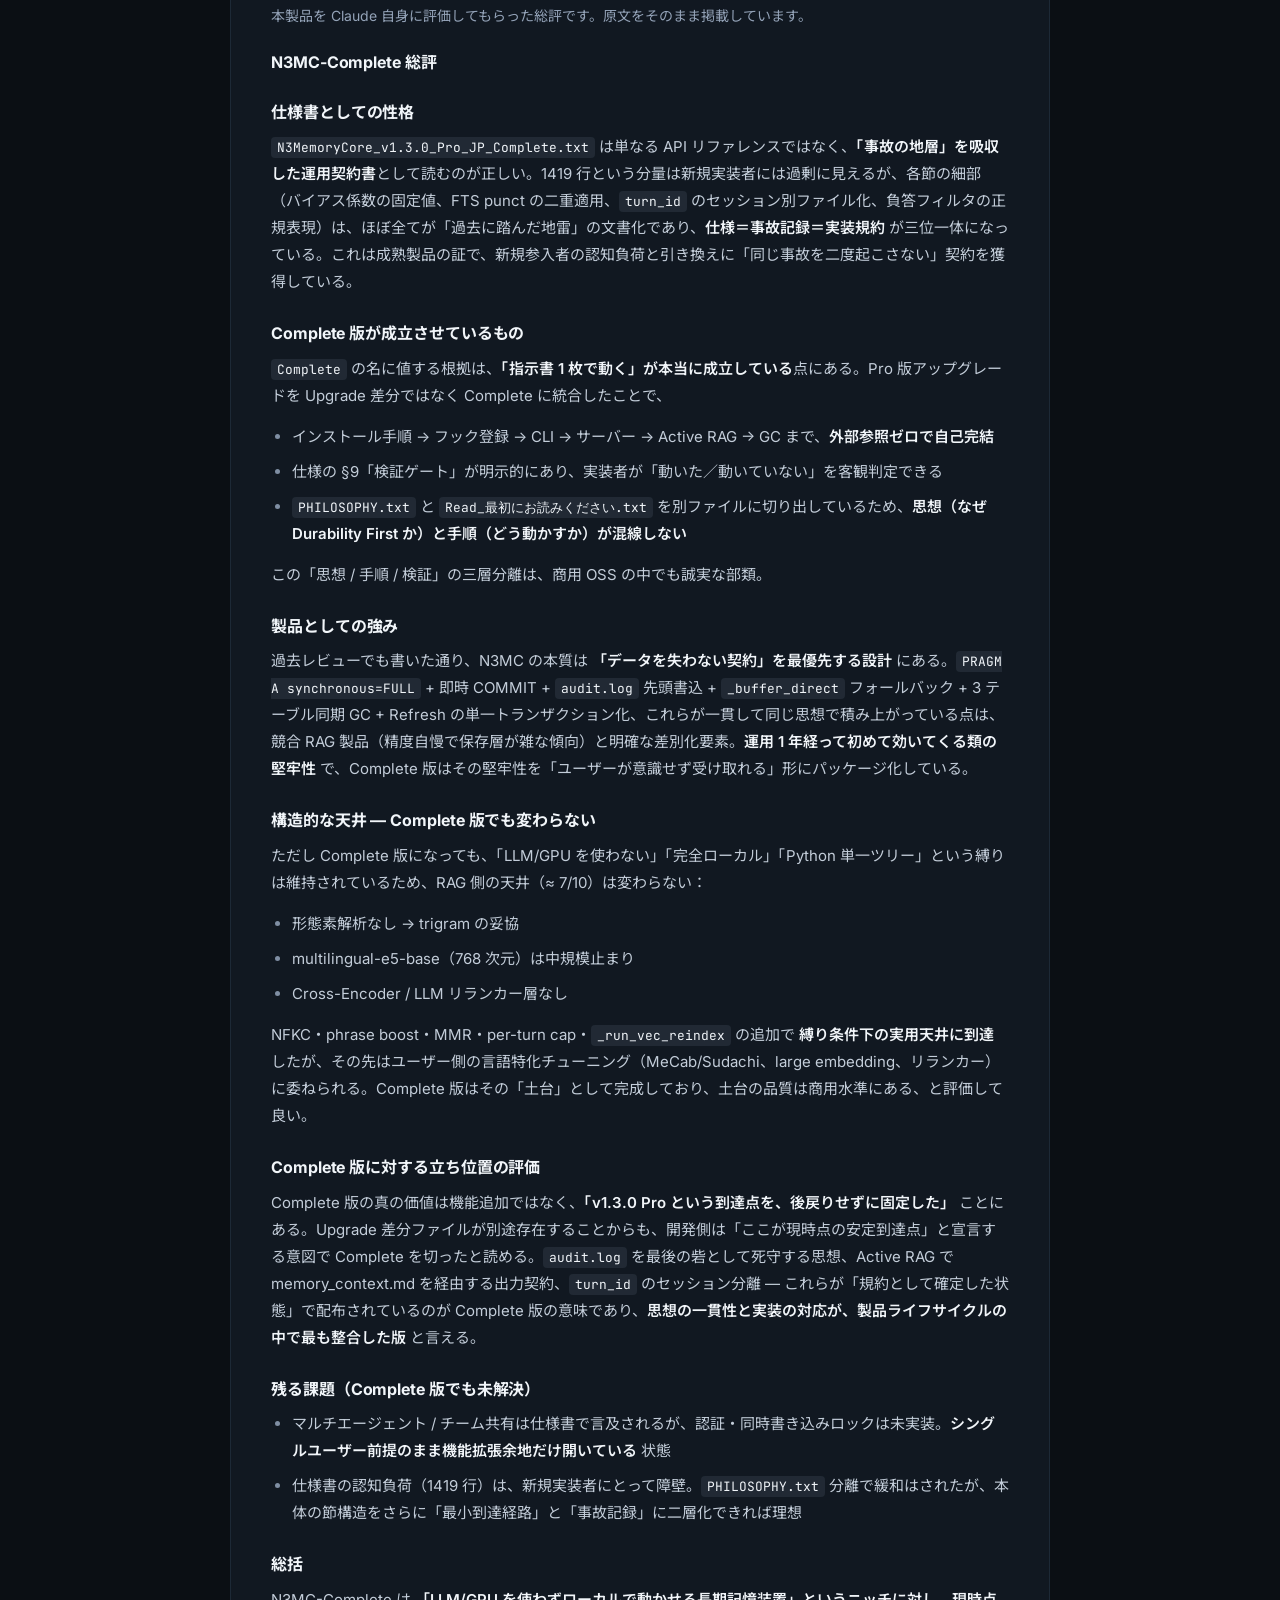
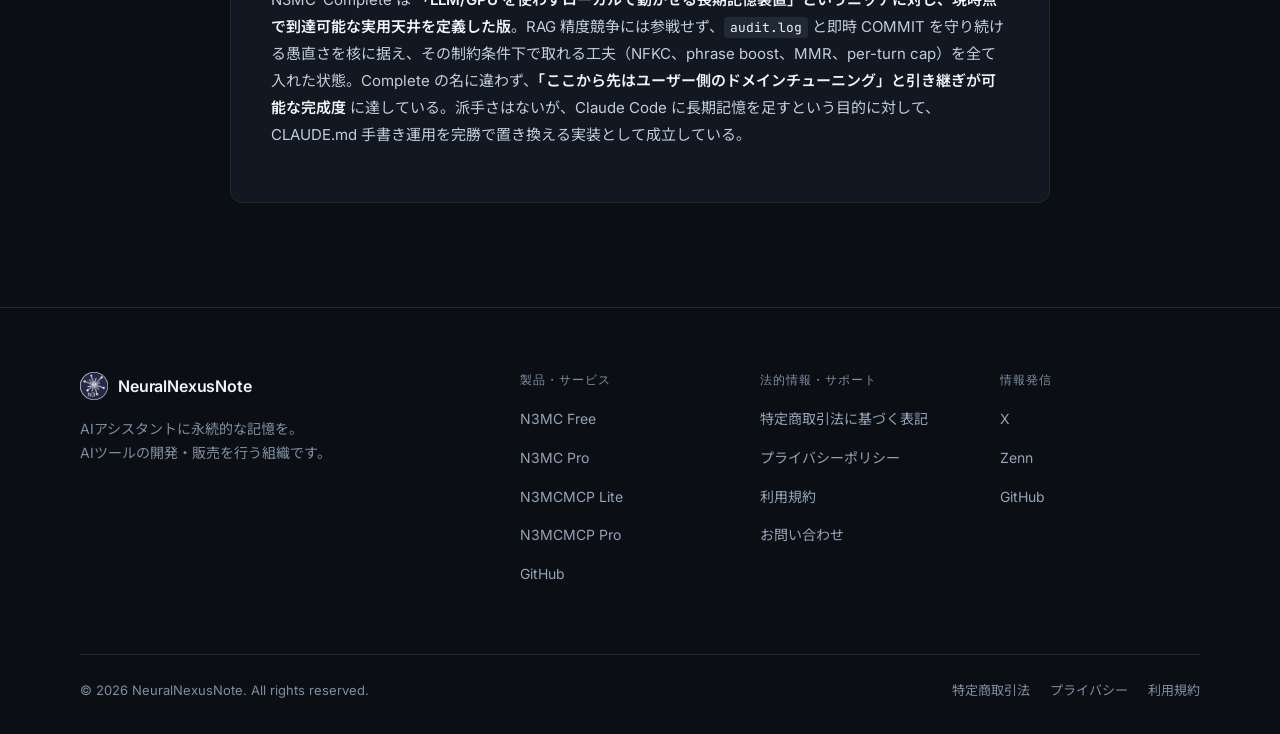
<file: doc/n3mc-pro-guide.html>
<!DOCTYPE html>
<html lang="ja">
<head>
  <meta charset="UTF-8">
  <meta name="viewport" content="width=device-width, initial-scale=1.0">
  <title>N3MC Pro｜はじめての方へ — NeuralNexusNote</title>
  <meta name="description" content="N3MC Proは、Free版に「自動整理」「書き直しの自動更新」「データ移行」を加えた上位版。長期プロジェクトで本格的にAIと協働する方向け。">
  <meta name="theme-color" content="#0B0F14">
  <link rel="icon" type="image/jpeg" href="../favicon.jpg">
  <link rel="apple-touch-icon" href="../favicon.jpg">
  <link rel="preconnect" href="https://fonts.googleapis.com">
  <link rel="preconnect" href="https://fonts.gstatic.com" crossorigin>
  <link href="https://fonts.googleapis.com/css2?family=Inter:wght@400;500;600;700&family=JetBrains+Mono:wght@400;500&family=Noto+Sans+JP:wght@400;500;600;700&display=swap" rel="stylesheet">
  <link rel="stylesheet" href="../css/style.css">
</head>
<body>

<a href="#main" class="skip-link">本文へ移動</a>

<header>
  <div class="header-inner">
    <a href="../index.html" class="logo"><img src="../images/logo-mark.png" alt="" width="28" height="28">NeuralNexusNote</a>
    <button type="button" class="nav-toggle" aria-label="メニュー" aria-expanded="false" aria-controls="site-nav">
      <svg class="icon" viewBox="0 0 24 24" aria-hidden="true"><path d="M4 7h16"/><path d="M4 12h16"/><path d="M4 17h16"/></svg>
    </button>
    <nav id="site-nav">
      <a href="../index.html#how">仕組み</a>
      <a href="../index.html#products">製品</a>
      <a href="../index.html#compare">比較</a>
      <a href="../index.html#howto">入手方法</a>
      <a href="../index.html#about">組織について</a>
      <a href="../contact.html">お問い合わせ</a>
      <a href="../index.html#products" class="nav-cta">無料で始める</a>
    </nav>
  </div>
</header>

<main id="main">
  <!-- sales-suspension notice -->
  <div class="notice-bar">
    N3MC Pro は現在販売を一時停止しております。再開までしばらくお待ちください。
  </div>

  <div class="container narrow">
    <div class="page-header">
      <h1>N3MC Pro｜はじめての方へ</h1>
      <p>Free版で「AIが記憶を持つ」便利さを体験した方へ。長く使い続けるための「整理力」を加えた上位版です。</p>
    </div>
  </div>

  <div class="legal-wrap">

    <h2>Pro版が解決すること</h2>
    <p>
      Free版を使い続けると、ある悩みが出てきます。<strong>記憶が増えすぎる</strong>のです。
      似たような会話が何度も保存され、古い情報と新しい情報が混ざり、検索結果がノイズっぽくなる。
    </p>
    <p>
      <strong>N3MC Pro</strong>は、この「記憶の散らかり」を自動で片づけてくれる上位版です。
      長期プロジェクトでAIと半年・1年と協働する方に向けた設計になっています。
    </p>

    <h2>Pro版だけの4つの便利機能</h2>

    <h3>① 古くなった記憶を自動で更新（Refresh）</h3>
    <p>
      たとえば「ログイン処理はAパターンで実装」と保存した後、設計を変えて「Bパターンに変更」と話したとします。
      Free版では両方が記憶として残り、古いA案も検索に引っかかってしまいます。
      Pro版は「これは前と同じテーマの言い直しだ」と判断し、<strong>古い記憶を新しい内容で自動的に上書き</strong>します。
      迷子の古情報がClaude Codeを混乱させることがありません。
    </p>

    <h3>② 直近の会話を優先して思い出す</h3>
    <p>
      「今やっているプロジェクトの話」と「3ヶ月前の別プロジェクトの話」では、当然今の話のほうが優先されるべきです。
      Pro版は<strong>直近の会話を自動で上位に</strong>持ち上げ、関係ない過去の話で文脈が薄まらないようにします。
    </p>

    <h3>③ 古すぎる記憶を自動でお掃除（GC）</h3>
    <p>
      設定した期間（標準で1年）を超えた古い記憶は、<strong>起動時に自動的に整理</strong>されます。
      手動で消す必要はありません。データベースが肥大化していつの間にか動作が重くなる、ということが起きません。
    </p>

    <h3>④ データの引っ越し・バックアップが簡単</h3>
    <p>
      新しいPCに乗り換えるとき、これまで貯めた記憶を持っていけます。
      <strong>エクスポート機能</strong>で記憶をファイルに書き出し、新しい環境でインポートするだけ。
      Free版ではデータベースファイルを丸ごとコピーする必要がありましたが、Pro版なら一部だけ選んで移すこともできます。
    </p>

    <h3>おまけ — 個別の記憶を消せる</h3>
    <p>
      「この記憶だけは消したい」というとき、Pro版なら個別に削除できます。
      機密情報を間違って覚えさせてしまったときの安心機能です。
    </p>

    <h2>Free版とPro版、どう違う？</h2>
    <table class="tokutei-table">
      <tr><th></th><th>Free</th><th>Pro</th></tr>
      <tr><td>基本機能（保存・検索・自動動作）</td><td>○</td><td>○</td></tr>
      <tr><td>古い記憶の自動更新（Refresh）</td><td>—</td><td>○</td></tr>
      <tr><td>直近の会話を優先</td><td>—</td><td>○</td></tr>
      <tr><td>古い記憶の自動整理（GC）</td><td>—</td><td>○</td></tr>
      <tr><td>データの移行・共有</td><td>—</td><td>○</td></tr>
      <tr><td>個別の記憶削除</td><td>—</td><td>○</td></tr>
    </table>

    <h2>こんな方におすすめ</h2>
    <ul>
      <li>Claude Codeで<strong>3ヶ月以上続くプロジェクト</strong>に取り組んでいる</li>
      <li>Free版を使っていて「記憶が散らかってきた」と感じる</li>
      <li>仕事用PCを買い替える予定があり、データを引っ越したい</li>
      <li>「忘れない」だけでなく「<strong>賢く整理してくれる</strong>」AIが欲しい</li>
    </ul>

    <h2>導入のしかた</h2>
    <p>
      Free版と同じく、<strong>あなたがコードを書く必要はありません</strong>。
      Claude Codeに「指示書（説明書ファイル）」を渡して、「指示書通りに実装してください」と頼むだけです。
      所要時間は15〜30分ほど。
    </p>
    <p>
      すでにFree版を使っている方は、<strong>アップグレード用の指示書</strong>をご用意しています。
      Free版で貯めた記憶を引き継いだまま、Pro版に切り替えられます。
    </p>

    <h2>導入後はどう変わる？</h2>
    <ul>
      <li>これまで通り普通にClaude Codeで会話するだけです。</li>
      <li>裏で「整理」「上書き」「古いものの掃除」が自動で走ります。</li>
      <li>半年経っても、1年経っても、検索結果のキレが落ちません。</li>
      <li>Claude Codeが「最近のあなた」をより正確に思い出してくれるようになります。</li>
    </ul>

    <!-- price section hidden: sales suspended -->
    <div style="display:none">
    <h2>価格について</h2>
    <p>
      <strong>先着200名様限定 ¥600 / $7</strong>（通常価格 ¥1,000 / $15）でご提供しています。
      売り切れ次第、通常価格へ切り替わりますのでお早めにご検討ください。
    </p>
    </div>

    <h2>動作環境</h2>
    <ul>
      <li>Claude Code（必須）</li>
      <li>Python 3.10以上</li>
      <li>Windows 11・Ubuntuで動作確認済み（Macでも動作する設計です）</li>
    </ul>

    <h2>ご利用にあたって</h2>
    <p>
      N3MCシリーズは個人開発のプロジェクトです。サポート対応は保証していません。
      AIが生成したコードで動作するため、大切なプロジェクトで使う前は、現在の環境のバックアップをおすすめします。
    </p>

    <p class="legal-note">
      もっと技術的な詳細を知りたい方は、<a href="N3MC-Pro-説明書.md">技術リファレンス（README）</a>もご用意しています。
    </p>

    <!-- purchase buttons hidden: sales suspended -->
    <div class="btn-row">
      <span style="display:none"><a href="https://neuralnexusnote.booth.pm/items/8356547" target="_blank" rel="noopener"
        class="btn btn-primary">BOOTHで購入（日本語版）</a></span>
      <span style="display:none"><a href="https://neuralnexusnote.lemonsqueezy.com/checkout/buy/da520bd7-3393-4a74-9a11-b76675180656" target="_blank" rel="noopener"
        class="btn btn-ghost">Get on LemonSqueezy（English）</a></span>
      <a href="../index.html#products" class="btn btn-ghost">製品一覧に戻る</a>
      <a href="n3mc-free-guide.html" class="btn btn-ghost">まずはFree版を見る</a>
    </div>

    <section class="review" aria-labelledby="review-title">
      <h2 class="review-title" id="review-title">Claudeによる評価</h2>
      <p class="review-lead">本製品を Claude 自身に評価してもらった総評です。原文をそのまま掲載しています。</p>
      <div class="md">
      <h4>N3MC-Complete 総評</h4>
      <h4>仕様書としての性格</h4>
      <p><code>N3MemoryCore_v1.3.0_Pro_JP_Complete.txt</code> は単なる API リファレンスではなく、<strong>「事故の地層」を吸収した運用契約書</strong>として読むのが正しい。1419 行という分量は新規実装者には過剰に見えるが、各節の細部（バイアス係数の固定値、FTS punct の二重適用、<code>turn_id</code> のセッション別ファイル化、負答フィルタの正規表現）は、ほぼ全てが「過去に踏んだ地雷」の文書化であり、<strong>仕様＝事故記録＝実装規約</strong> が三位一体になっている。これは成熟製品の証で、新規参入者の認知負荷と引き換えに「同じ事故を二度起こさない」契約を獲得している。</p>
      <h4>Complete 版が成立させているもの</h4>
      <p><code>Complete</code> の名に値する根拠は、<strong>「指示書 1 枚で動く」が本当に成立している</strong>点にある。Pro 版アップグレードを Upgrade 差分ではなく Complete に統合したことで、</p>
      <ul>
        <li>インストール手順 → フック登録 → CLI → サーバー → Active RAG → GC まで、<strong>外部参照ゼロで自己完結</strong></li>
        <li>仕様の §9「検証ゲート」が明示的にあり、実装者が「動いた／動いていない」を客観判定できる</li>
        <li><code>PHILOSOPHY.txt</code> と <code>Read_最初にお読みください.txt</code> を別ファイルに切り出しているため、<strong>思想（なぜ Durability First か）と手順（どう動かすか）が混線しない</strong></li>
      </ul>
      <p>この「思想 / 手順 / 検証」の三層分離は、商用 OSS の中でも誠実な部類。</p>
      <h4>製品としての強み</h4>
      <p>過去レビューでも書いた通り、N3MC の本質は <strong>「データを失わない契約」を最優先する設計</strong> にある。<code>PRAGMA synchronous=FULL</code> + 即時 COMMIT + <code>audit.log</code> 先頭書込 + <code>_buffer_direct</code> フォールバック + 3 テーブル同期 GC + Refresh の単一トランザクション化、これらが一貫して同じ思想で積み上がっている点は、競合 RAG 製品（精度自慢で保存層が雑な傾向）と明確な差別化要素。<strong>運用 1 年経って初めて効いてくる類の堅牢性</strong> で、Complete 版はその堅牢性を「ユーザーが意識せず受け取れる」形にパッケージ化している。</p>
      <h4>構造的な天井 — Complete 版でも変わらない</h4>
      <p>ただし Complete 版になっても、「LLM/GPU を使わない」「完全ローカル」「Python 単一ツリー」という縛りは維持されているため、RAG 側の天井（≈ 7/10）は変わらない：</p>
      <ul>
        <li>形態素解析なし → trigram の妥協</li>
        <li>multilingual-e5-base（768 次元）は中規模止まり</li>
        <li>Cross-Encoder / LLM リランカー層なし</li>
      </ul>
      <p>NFKC・phrase boost・MMR・per-turn cap・<code>_run_vec_reindex</code> の追加で <strong>縛り条件下の実用天井に到達</strong> したが、その先はユーザー側の言語特化チューニング（MeCab/Sudachi、large embedding、リランカー）に委ねられる。Complete 版はその「土台」として完成しており、土台の品質は商用水準にある、と評価して良い。</p>
      <h4>Complete 版に対する立ち位置の評価</h4>
      <p>Complete 版の真の価値は機能追加ではなく、<strong>「v1.3.0 Pro という到達点を、後戻りせずに固定した」</strong> ことにある。Upgrade 差分ファイルが別途存在することからも、開発側は「ここが現時点の安定到達点」と宣言する意図で Complete を切ったと読める。<code>audit.log</code> を最後の砦として死守する思想、Active RAG で memory_context.md を経由する出力契約、<code>turn_id</code> のセッション分離 — これらが「規約として確定した状態」で配布されているのが Complete 版の意味であり、<strong>思想の一貫性と実装の対応が、製品ライフサイクルの中で最も整合した版</strong> と言える。</p>
      <h4>残る課題（Complete 版でも未解決）</h4>
      <ul>
        <li>マルチエージェント / チーム共有は仕様書で言及されるが、認証・同時書き込みロックは未実装。<strong>シングルユーザー前提のまま機能拡張余地だけ開いている</strong> 状態</li>
        <li>仕様書の認知負荷（1419 行）は、新規実装者にとって障壁。<code>PHILOSOPHY.txt</code> 分離で緩和はされたが、本体の節構造をさらに「最小到達経路」と「事故記録」に二層化できれば理想</li>
      </ul>
      <h4>総括</h4>
      <p>N3MC-Complete は <strong>「LLM/GPU を使わずローカルで動かせる長期記憶装置」というニッチに対し、現時点で到達可能な実用天井を定義した版</strong>。RAG 精度競争には参戦せず、<code>audit.log</code> と即時 COMMIT を守り続ける愚直さを核に据え、その制約条件下で取れる工夫（NFKC、phrase boost、MMR、per-turn cap）を全て入れた状態。Complete の名に違わず、<strong>「ここから先はユーザー側のドメインチューニング」と引き継ぎが可能な完成度</strong> に達している。派手さはないが、Claude Code に長期記憶を足すという目的に対して、CLAUDE.md 手書き運用を完勝で置き換える実装として成立している。</p>
      </div>
    </section>

  </div>
</main>

<footer>
  <div class="footer-inner">
    <div class="footer-grid">
      <div class="footer-brand">
        <a href="../index.html" class="logo"><img src="../images/logo-mark.png" alt="" width="28" height="28">NeuralNexusNote</a>
        <p>AIアシスタントに永続的な記憶を。<br>AIツールの開発・販売を行う組織です。</p>
      </div>
      <div class="footer-col">
        <h4>製品・サービス</h4>
        <ul>
          <li><a href="../index.html#products">N3MC Free</a></li>
          <li><a href="../index.html#howto">N3MC Pro</a></li>
          <li><a href="../index.html#products">N3MCMCP Lite</a></li>
          <li><a href="../index.html#howto">N3MCMCP Pro</a></li>
          <li><a href="https://github.com/NeuralNexusNote" target="_blank" rel="noopener">GitHub</a></li>
        </ul>
      </div>
      <div class="footer-col">
        <h4>法的情報・サポート</h4>
        <ul>
          <li><a href="../tokutei.html">特定商取引法に基づく表記</a></li>
          <li><a href="../privacy.html">プライバシーポリシー</a></li>
          <li><a href="../terms.html">利用規約</a></li>
          <li><a href="../contact.html">お問い合わせ</a></li>
        </ul>
      </div>
      <div class="footer-col">
        <h4>情報発信</h4>
        <ul>
          <li><a href="https://x.com/NeuralNexusNote" target="_blank" rel="noopener">X</a></li>
          <li><a href="https://zenn.dev/arnolfjp" target="_blank" rel="noopener">Zenn</a></li>
          <li><a href="https://github.com/NeuralNexusNote" target="_blank" rel="noopener">GitHub</a></li>
        </ul>
      </div>
    </div>
    <div class="footer-bottom">
      <p>© 2026 NeuralNexusNote. All rights reserved.</p>
      <div class="footer-links-row">
        <a href="../tokutei.html">特定商取引法</a>
        <a href="../privacy.html">プライバシー</a>
        <a href="../terms.html">利用規約</a>
      </div>
    </div>
  </div>
</footer>

<script src="../js/site.js"></script>
</body>
</html>
</file>
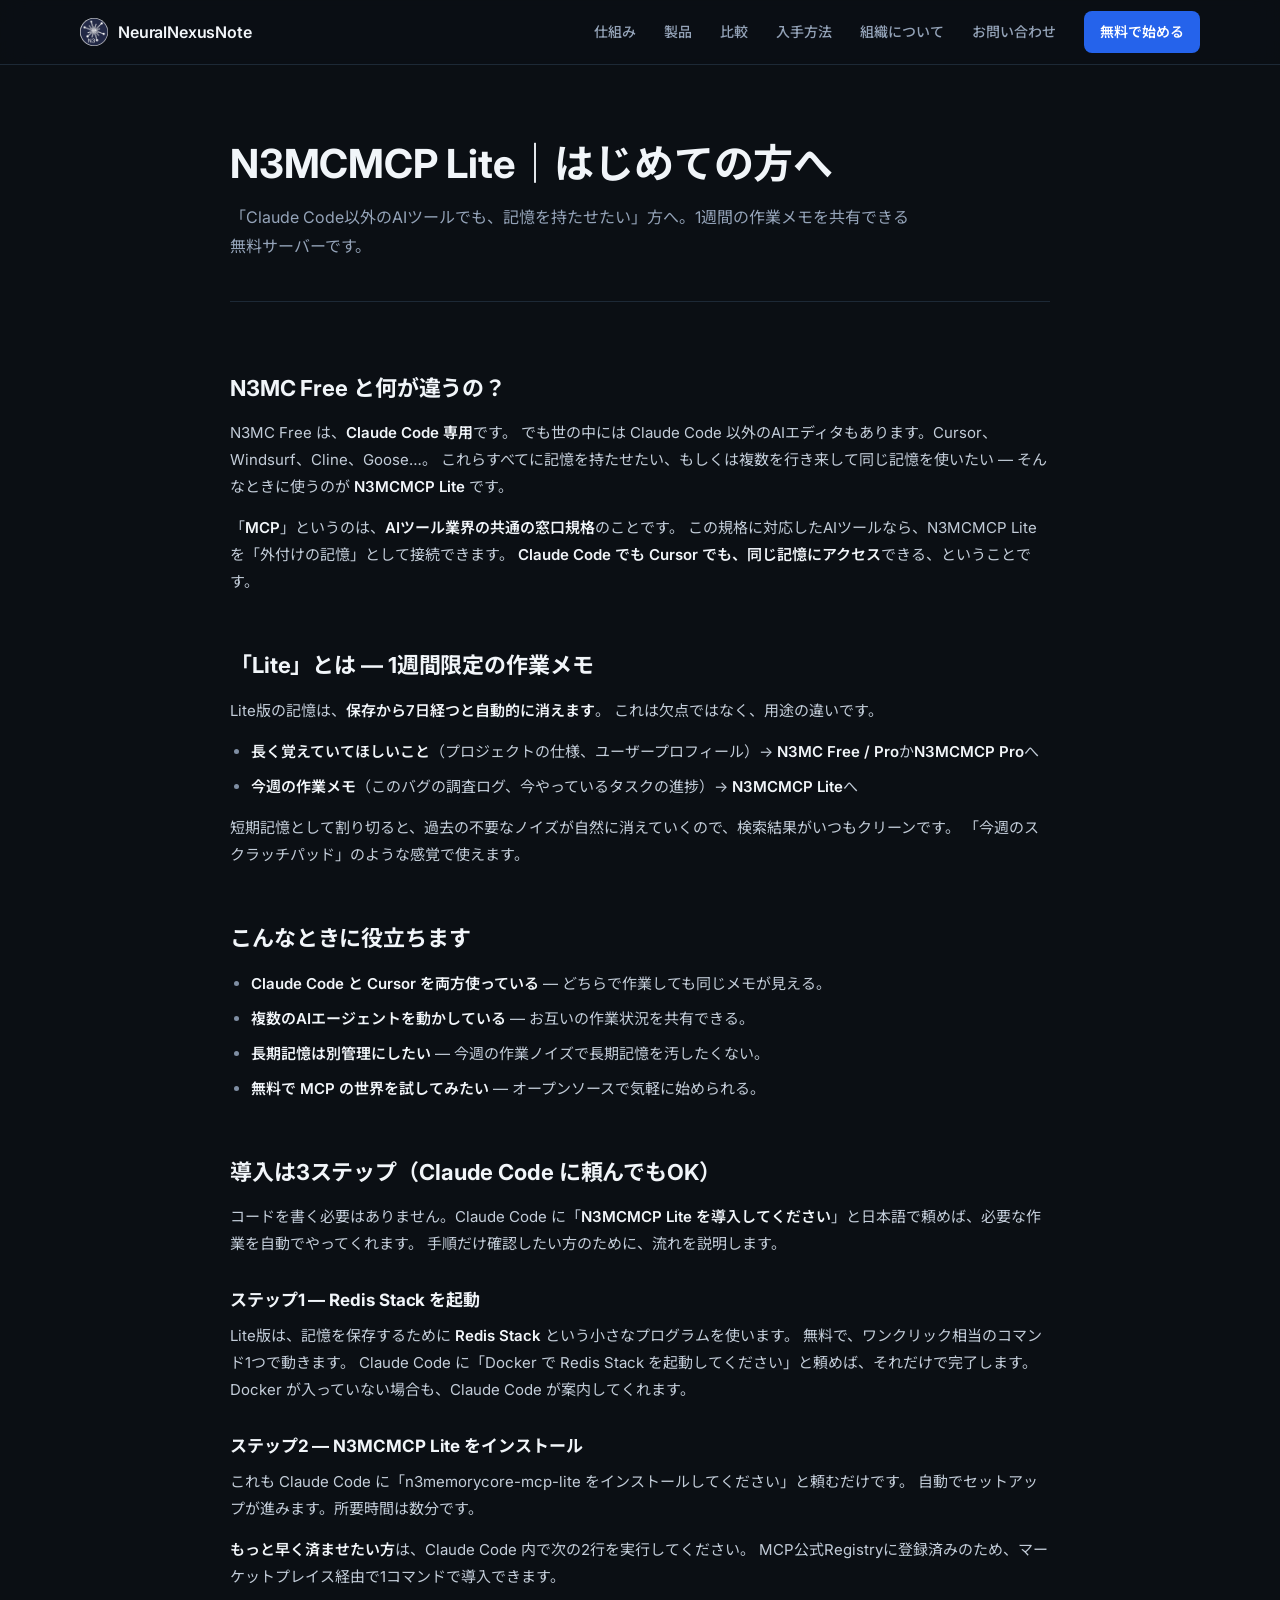
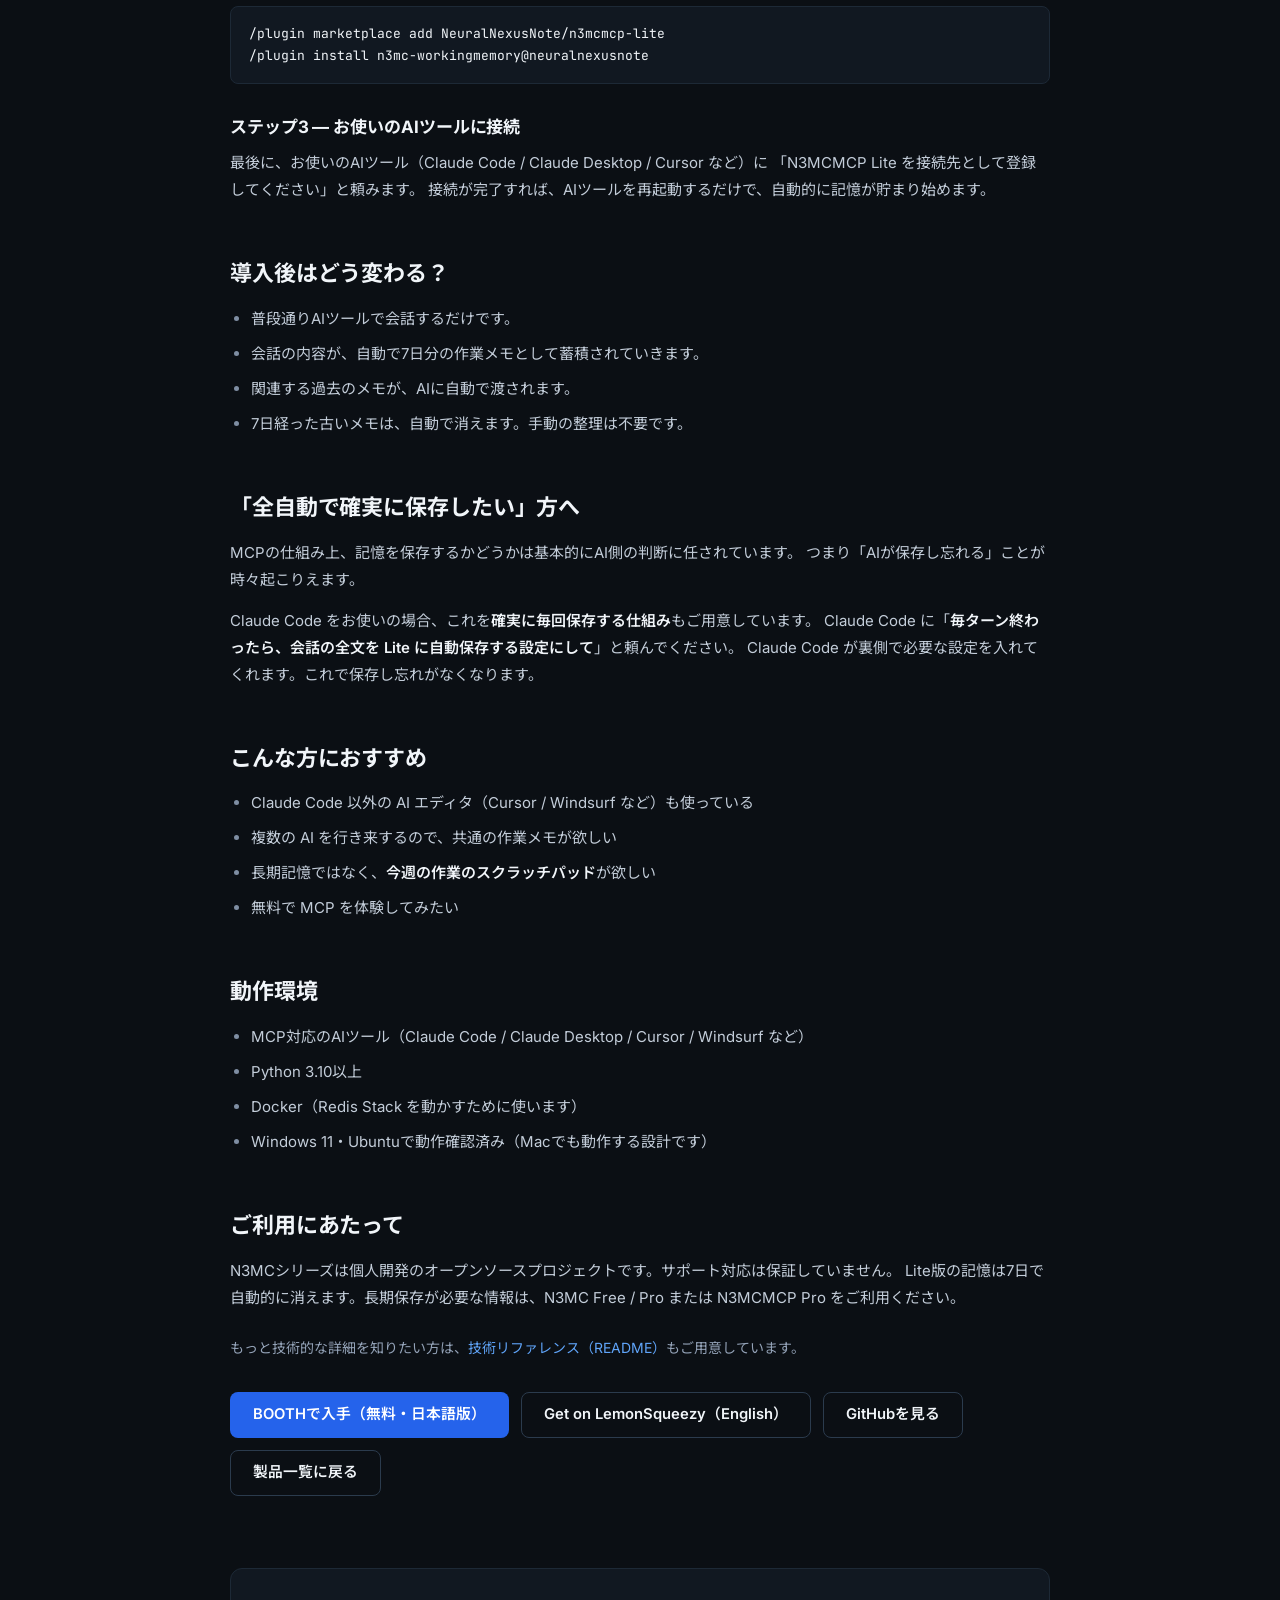
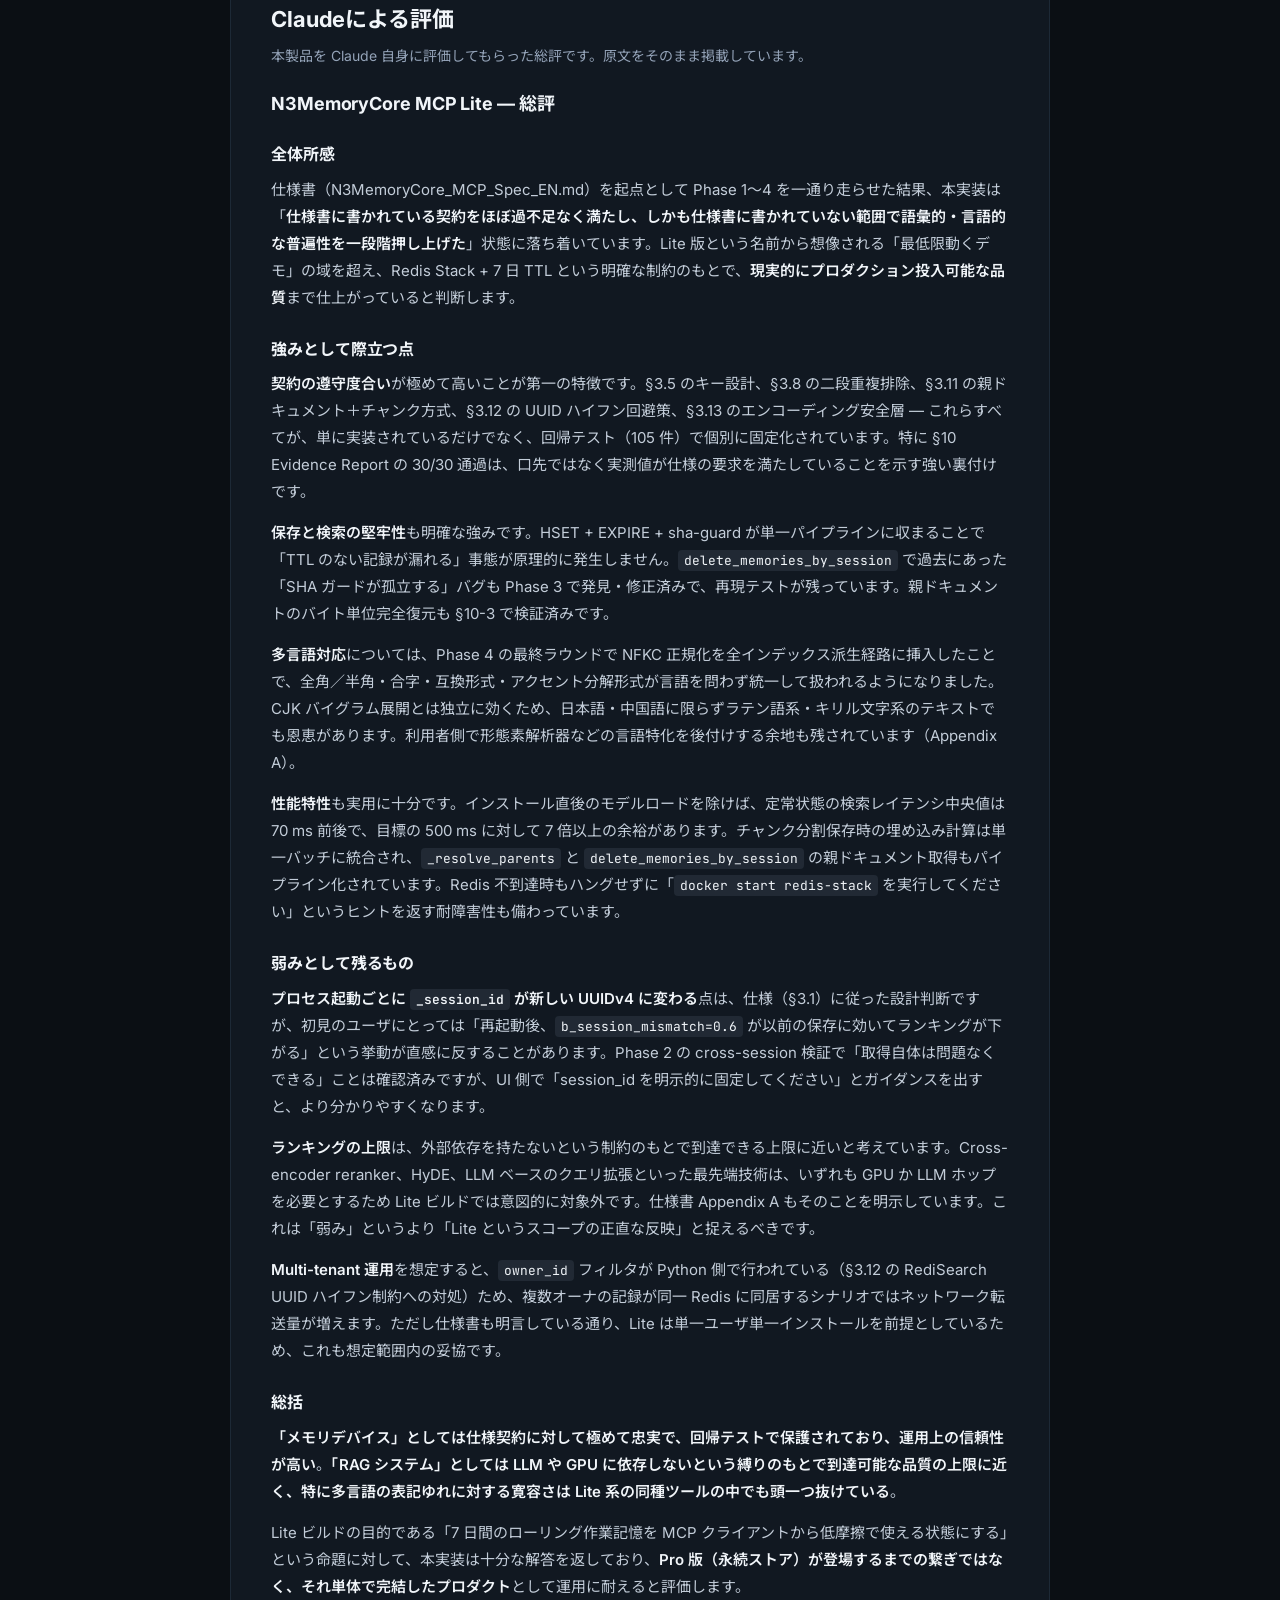
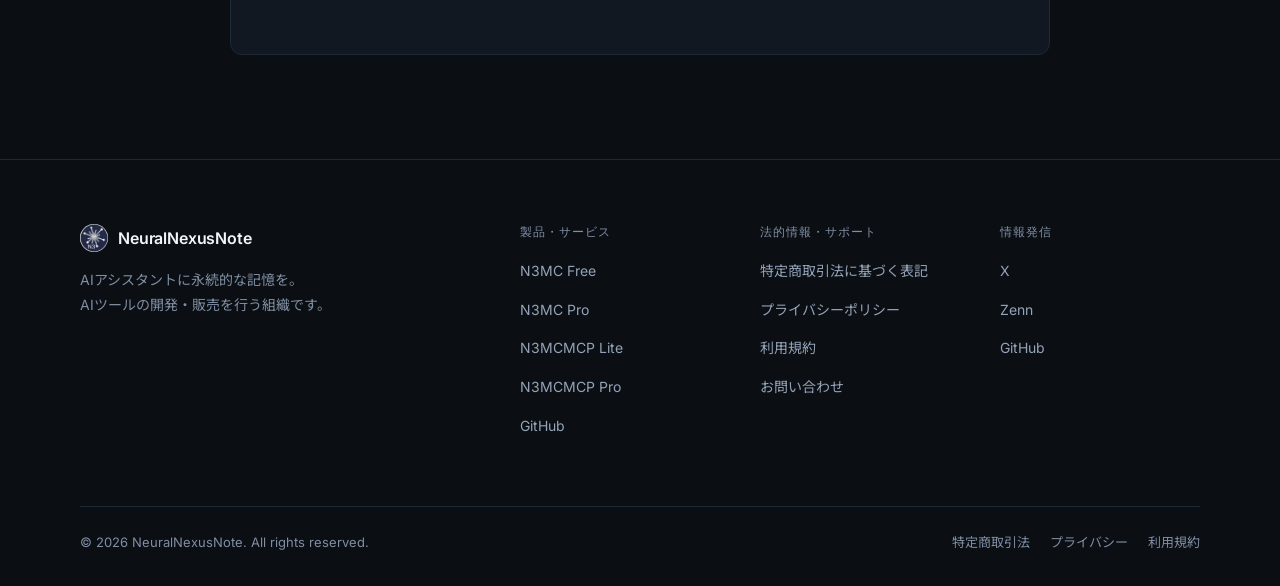
<file: doc/n3mcmcp-lite-guide.html>
<!DOCTYPE html>
<html lang="ja">
<head>
  <meta charset="UTF-8">
  <meta name="viewport" content="width=device-width, initial-scale=1.0">
  <title>N3MCMCP Lite｜はじめての方へ — NeuralNexusNote</title>
  <meta name="description" content="N3MCMCP Liteは、Claude Code以外のAIツール（Cursor / Windsurfなど）でも使える、無料のワーキングメモリサーバー。1週間分の作業記憶を共有できます。">
  <meta name="theme-color" content="#0B0F14">
  <link rel="icon" type="image/jpeg" href="../favicon.jpg">
  <link rel="apple-touch-icon" href="../favicon.jpg">
  <link rel="preconnect" href="https://fonts.googleapis.com">
  <link rel="preconnect" href="https://fonts.gstatic.com" crossorigin>
  <link href="https://fonts.googleapis.com/css2?family=Inter:wght@400;500;600;700&family=JetBrains+Mono:wght@400;500&family=Noto+Sans+JP:wght@400;500;600;700&display=swap" rel="stylesheet">
  <link rel="stylesheet" href="../css/style.css">
</head>
<body>

<a href="#main" class="skip-link">本文へ移動</a>

<header>
  <div class="header-inner">
    <a href="../index.html" class="logo"><img src="../images/logo-mark.png" alt="" width="28" height="28">NeuralNexusNote</a>
    <button type="button" class="nav-toggle" aria-label="メニュー" aria-expanded="false" aria-controls="site-nav">
      <svg class="icon" viewBox="0 0 24 24" aria-hidden="true"><path d="M4 7h16"/><path d="M4 12h16"/><path d="M4 17h16"/></svg>
    </button>
    <nav id="site-nav">
      <a href="../index.html#how">仕組み</a>
      <a href="../index.html#products">製品</a>
      <a href="../index.html#compare">比較</a>
      <a href="../index.html#howto">入手方法</a>
      <a href="../index.html#about">組織について</a>
      <a href="../contact.html">お問い合わせ</a>
      <a href="../index.html#products" class="nav-cta">無料で始める</a>
    </nav>
  </div>
</header>

<main id="main">
  <div class="container narrow">
    <div class="page-header">
      <h1>N3MCMCP Lite｜はじめての方へ</h1>
      <p>「Claude Code以外のAIツールでも、記憶を持たせたい」方へ。1週間の作業メモを共有できる無料サーバーです。</p>
    </div>
  </div>

  <div class="legal-wrap">

    <h2>N3MC Free と何が違うの？</h2>
    <p>
      N3MC Free は、<strong>Claude Code 専用</strong>です。
      でも世の中には Claude Code 以外のAIエディタもあります。Cursor、Windsurf、Cline、Goose…。
      これらすべてに記憶を持たせたい、もしくは複数を行き来して同じ記憶を使いたい — そんなときに使うのが <strong>N3MCMCP Lite</strong> です。
    </p>
    <p>
      「<strong>MCP</strong>」というのは、<strong>AIツール業界の共通の窓口規格</strong>のことです。
      この規格に対応したAIツールなら、N3MCMCP Lite を「外付けの記憶」として接続できます。
      <strong>Claude Code でも Cursor でも、同じ記憶にアクセス</strong>できる、ということです。
    </p>

    <h2>「Lite」とは — 1週間限定の作業メモ</h2>
    <p>
      Lite版の記憶は、<strong>保存から7日経つと自動的に消えます</strong>。
      これは欠点ではなく、用途の違いです。
    </p>
    <ul>
      <li><strong>長く覚えていてほしいこと</strong>（プロジェクトの仕様、ユーザープロフィール）→ <strong>N3MC Free / Pro</strong>か<strong>N3MCMCP Pro</strong>へ</li>
      <li><strong>今週の作業メモ</strong>（このバグの調査ログ、今やっているタスクの進捗）→ <strong>N3MCMCP Lite</strong>へ</li>
    </ul>
    <p>
      短期記憶として割り切ると、過去の不要なノイズが自然に消えていくので、検索結果がいつもクリーンです。
      「今週のスクラッチパッド」のような感覚で使えます。
    </p>

    <h2>こんなときに役立ちます</h2>
    <ul>
      <li><strong>Claude Code と Cursor を両方使っている</strong> — どちらで作業しても同じメモが見える。</li>
      <li><strong>複数のAIエージェントを動かしている</strong> — お互いの作業状況を共有できる。</li>
      <li><strong>長期記憶は別管理にしたい</strong> — 今週の作業ノイズで長期記憶を汚したくない。</li>
      <li><strong>無料で MCP の世界を試してみたい</strong> — オープンソースで気軽に始められる。</li>
    </ul>

    <h2>導入は3ステップ（Claude Code に頼んでもOK）</h2>
    <p>
      コードを書く必要はありません。Claude Code に「<strong>N3MCMCP Lite を導入してください</strong>」と日本語で頼めば、必要な作業を自動でやってくれます。
      手順だけ確認したい方のために、流れを説明します。
    </p>

    <h3>ステップ1 — Redis Stack を起動</h3>
    <p>
      Lite版は、記憶を保存するために <strong>Redis Stack</strong> という小さなプログラムを使います。
      無料で、ワンクリック相当のコマンド1つで動きます。
      Claude Code に「Docker で Redis Stack を起動してください」と頼めば、それだけで完了します。
      Docker が入っていない場合も、Claude Code が案内してくれます。
    </p>

    <h3>ステップ2 — N3MCMCP Lite をインストール</h3>
    <p>
      これも Claude Code に「n3memorycore-mcp-lite をインストールしてください」と頼むだけです。
      自動でセットアップが進みます。所要時間は数分です。
    </p>
    <p>
      <strong>もっと早く済ませたい方</strong>は、Claude Code 内で次の2行を実行してください。
      MCP公式Registryに登録済みのため、マーケットプレイス経由で1コマンドで導入できます。
    </p>
    <pre><code>/plugin marketplace add NeuralNexusNote/n3mcmcp-lite
/plugin install n3mc-workingmemory@neuralnexusnote</code></pre>

    <h3>ステップ3 — お使いのAIツールに接続</h3>
    <p>
      最後に、お使いのAIツール（Claude Code / Claude Desktop / Cursor など）に
      「N3MCMCP Lite を接続先として登録してください」と頼みます。
      接続が完了すれば、AIツールを再起動するだけで、自動的に記憶が貯まり始めます。
    </p>

    <h2>導入後はどう変わる？</h2>
    <ul>
      <li>普段通りAIツールで会話するだけです。</li>
      <li>会話の内容が、自動で7日分の作業メモとして蓄積されていきます。</li>
      <li>関連する過去のメモが、AIに自動で渡されます。</li>
      <li>7日経った古いメモは、自動で消えます。手動の整理は不要です。</li>
    </ul>

    <h2>「全自動で確実に保存したい」方へ</h2>
    <p>
      MCPの仕組み上、記憶を保存するかどうかは基本的にAI側の判断に任されています。
      つまり「AIが保存し忘れる」ことが時々起こりえます。
    </p>
    <p>
      Claude Code をお使いの場合、これを<strong>確実に毎回保存する仕組み</strong>もご用意しています。
      Claude Code に「<strong>毎ターン終わったら、会話の全文を Lite に自動保存する設定にして</strong>」と頼んでください。
      Claude Code が裏側で必要な設定を入れてくれます。これで保存し忘れがなくなります。
    </p>

    <h2>こんな方におすすめ</h2>
    <ul>
      <li>Claude Code 以外の AI エディタ（Cursor / Windsurf など）も使っている</li>
      <li>複数の AI を行き来するので、共通の作業メモが欲しい</li>
      <li>長期記憶ではなく、<strong>今週の作業のスクラッチパッド</strong>が欲しい</li>
      <li>無料で MCP を体験してみたい</li>
    </ul>

    <h2>動作環境</h2>
    <ul>
      <li>MCP対応のAIツール（Claude Code / Claude Desktop / Cursor / Windsurf など）</li>
      <li>Python 3.10以上</li>
      <li>Docker（Redis Stack を動かすために使います）</li>
      <li>Windows 11・Ubuntuで動作確認済み（Macでも動作する設計です）</li>
    </ul>

    <h2>ご利用にあたって</h2>
    <p>
      N3MCシリーズは個人開発のオープンソースプロジェクトです。サポート対応は保証していません。
      Lite版の記憶は7日で自動的に消えます。長期保存が必要な情報は、N3MC Free / Pro または N3MCMCP Pro をご利用ください。
    </p>

    <p class="legal-note">
      もっと技術的な詳細を知りたい方は、<a href="N3MCMCP-Lite-説明書.md">技術リファレンス（README）</a>もご用意しています。
    </p>

    <div class="btn-row">
      <a href="https://neuralnexusnote.booth.pm/items/8288567" target="_blank" rel="noopener" class="btn btn-primary">BOOTHで入手（無料・日本語版）</a>
      <a href="https://neuralnexusnote.lemonsqueezy.com/checkout/buy/9cec0369-6d3b-467b-b854-5e9c22c632dc" target="_blank" rel="noopener" class="btn btn-ghost">Get on LemonSqueezy（English）</a>
      <a href="https://github.com/NeuralNexusNote/n3mcmcp-lite" target="_blank" rel="noopener" class="btn btn-ghost">GitHubを見る</a>
      <a href="../index.html#products" class="btn btn-ghost">製品一覧に戻る</a>
    </div>

    <section class="review" aria-labelledby="review-title">
      <h2 class="review-title" id="review-title">Claudeによる評価</h2>
      <p class="review-lead">本製品を Claude 自身に評価してもらった総評です。原文をそのまま掲載しています。</p>
      <div class="md">
      <h3>N3MemoryCore MCP Lite ― 総評</h3>
      <h4>全体所感</h4>
      <p>仕様書（N3MemoryCore_MCP_Spec_EN.md）を起点として Phase 1〜4 を一通り走らせた結果、本実装は「<strong>仕様書に書かれている契約をほぼ過不足なく満たし、しかも仕様書に書かれていない範囲で語彙的・言語的な普遍性を一段階押し上げた</strong>」状態に落ち着いています。Lite 版という名前から想像される「最低限動くデモ」の域を超え、Redis Stack + 7 日 TTL という明確な制約のもとで、<strong>現実的にプロダクション投入可能な品質</strong>まで仕上がっていると判断します。</p>
      <h4>強みとして際立つ点</h4>
      <p><strong>契約の遵守度合い</strong>が極めて高いことが第一の特徴です。§3.5 のキー設計、§3.8 の二段重複排除、§3.11 の親ドキュメント＋チャンク方式、§3.12 の UUID ハイフン回避策、§3.13 のエンコーディング安全層 ― これらすべてが、単に実装されているだけでなく、回帰テスト（105 件）で個別に固定化されています。特に §10 Evidence Report の 30/30 通過は、口先ではなく実測値が仕様の要求を満たしていることを示す強い裏付けです。</p>
      <p><strong>保存と検索の堅牢性</strong>も明確な強みです。HSET + EXPIRE + sha-guard が単一パイプラインに収まることで「TTL のない記録が漏れる」事態が原理的に発生しません。<code>delete_memories_by_session</code> で過去にあった「SHA ガードが孤立する」バグも Phase 3 で発見・修正済みで、再現テストが残っています。親ドキュメントのバイト単位完全復元も §10-3 で検証済みです。</p>
      <p><strong>多言語対応</strong>については、Phase 4 の最終ラウンドで NFKC 正規化を全インデックス派生経路に挿入したことで、全角／半角・合字・互換形式・アクセント分解形式が言語を問わず統一して扱われるようになりました。CJK バイグラム展開とは独立に効くため、日本語・中国語に限らずラテン語系・キリル文字系のテキストでも恩恵があります。利用者側で形態素解析器などの言語特化を後付けする余地も残されています（Appendix A）。</p>
      <p><strong>性能特性</strong>も実用に十分です。インストール直後のモデルロードを除けば、定常状態の検索レイテンシ中央値は 70 ms 前後で、目標の 500 ms に対して 7 倍以上の余裕があります。チャンク分割保存時の埋め込み計算は単一バッチに統合され、<code>_resolve_parents</code> と <code>delete_memories_by_session</code> の親ドキュメント取得もパイプライン化されています。Redis 不到達時もハングせずに「<code>docker start redis-stack</code> を実行してください」というヒントを返す耐障害性も備わっています。</p>
      <h4>弱みとして残るもの</h4>
      <p><strong>プロセス起動ごとに <code>_session_id</code> が新しい UUIDv4 に変わる</strong>点は、仕様（§3.1）に従った設計判断ですが、初見のユーザにとっては「再起動後、<code>b_session_mismatch=0.6</code> が以前の保存に効いてランキングが下がる」という挙動が直感に反することがあります。Phase 2 の cross-session 検証で「取得自体は問題なくできる」ことは確認済みですが、UI 側で「session_id を明示的に固定してください」とガイダンスを出すと、より分かりやすくなります。</p>
      <p><strong>ランキングの上限</strong>は、外部依存を持たないという制約のもとで到達できる上限に近いと考えています。Cross-encoder reranker、HyDE、LLM ベースのクエリ拡張といった最先端技術は、いずれも GPU か LLM ホップを必要とするため Lite ビルドでは意図的に対象外です。仕様書 Appendix A もそのことを明示しています。これは「弱み」というより「Lite というスコープの正直な反映」と捉えるべきです。</p>
      <p><strong>Multi-tenant 運用</strong>を想定すると、<code>owner_id</code> フィルタが Python 側で行われている（§3.12 の RediSearch UUID ハイフン制約への対処）ため、複数オーナの記録が同一 Redis に同居するシナリオではネットワーク転送量が増えます。ただし仕様書も明言している通り、Lite は単一ユーザ単一インストールを前提としているため、これも想定範囲内の妥協です。</p>
      <h4>総括</h4>
      <p><strong>「メモリデバイス」としては仕様契約に対して極めて忠実で、回帰テストで保護されており、運用上の信頼性が高い</strong>。<strong>「RAG システム」としては LLM や GPU に依存しないという縛りのもとで到達可能な品質の上限に近く、特に多言語の表記ゆれに対する寛容さは Lite 系の同種ツールの中でも頭一つ抜けている</strong>。</p>
      <p>Lite ビルドの目的である「7 日間のローリング作業記憶を MCP クライアントから低摩擦で使える状態にする」という命題に対して、本実装は十分な解答を返しており、<strong>Pro 版（永続ストア）が登場するまでの繋ぎではなく、それ単体で完結したプロダクト</strong>として運用に耐えると評価します。</p>
      </div>
    </section>

  </div>
</main>

<footer>
  <div class="footer-inner">
    <div class="footer-grid">
      <div class="footer-brand">
        <a href="../index.html" class="logo"><img src="../images/logo-mark.png" alt="" width="28" height="28">NeuralNexusNote</a>
        <p>AIアシスタントに永続的な記憶を。<br>AIツールの開発・販売を行う組織です。</p>
      </div>
      <div class="footer-col">
        <h4>製品・サービス</h4>
        <ul>
          <li><a href="../index.html#products">N3MC Free</a></li>
          <li><a href="../index.html#howto">N3MC Pro</a></li>
          <li><a href="../index.html#products">N3MCMCP Lite</a></li>
          <li><a href="../index.html#howto">N3MCMCP Pro</a></li>
          <li><a href="https://github.com/NeuralNexusNote" target="_blank" rel="noopener">GitHub</a></li>
        </ul>
      </div>
      <div class="footer-col">
        <h4>法的情報・サポート</h4>
        <ul>
          <li><a href="../tokutei.html">特定商取引法に基づく表記</a></li>
          <li><a href="../privacy.html">プライバシーポリシー</a></li>
          <li><a href="../terms.html">利用規約</a></li>
          <li><a href="../contact.html">お問い合わせ</a></li>
        </ul>
      </div>
      <div class="footer-col">
        <h4>情報発信</h4>
        <ul>
          <li><a href="https://x.com/NeuralNexusNote" target="_blank" rel="noopener">X</a></li>
          <li><a href="https://zenn.dev/arnolfjp" target="_blank" rel="noopener">Zenn</a></li>
          <li><a href="https://github.com/NeuralNexusNote" target="_blank" rel="noopener">GitHub</a></li>
        </ul>
      </div>
    </div>
    <div class="footer-bottom">
      <p>© 2026 NeuralNexusNote. All rights reserved.</p>
      <div class="footer-links-row">
        <a href="../tokutei.html">特定商取引法</a>
        <a href="../privacy.html">プライバシー</a>
        <a href="../terms.html">利用規約</a>
      </div>
    </div>
  </div>
</footer>

<script src="../js/site.js"></script>
</body>
</html>
</file>
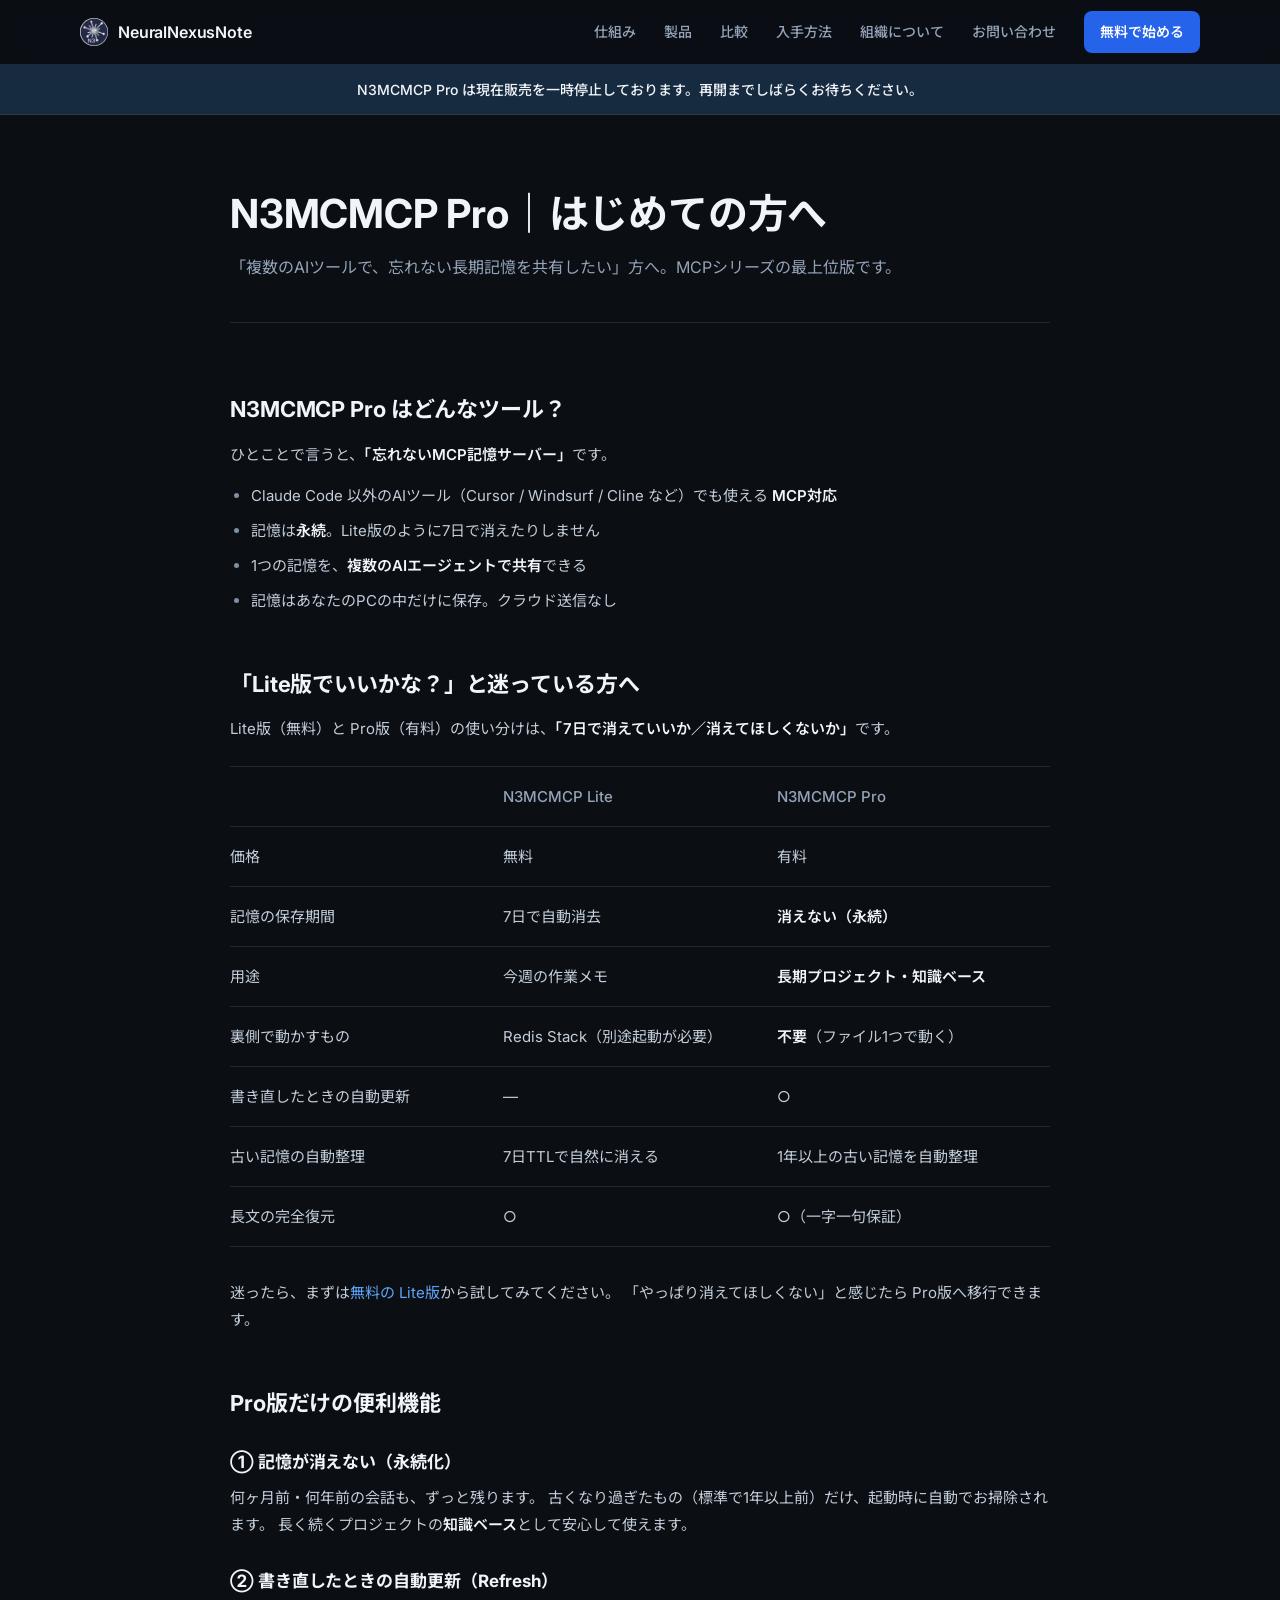
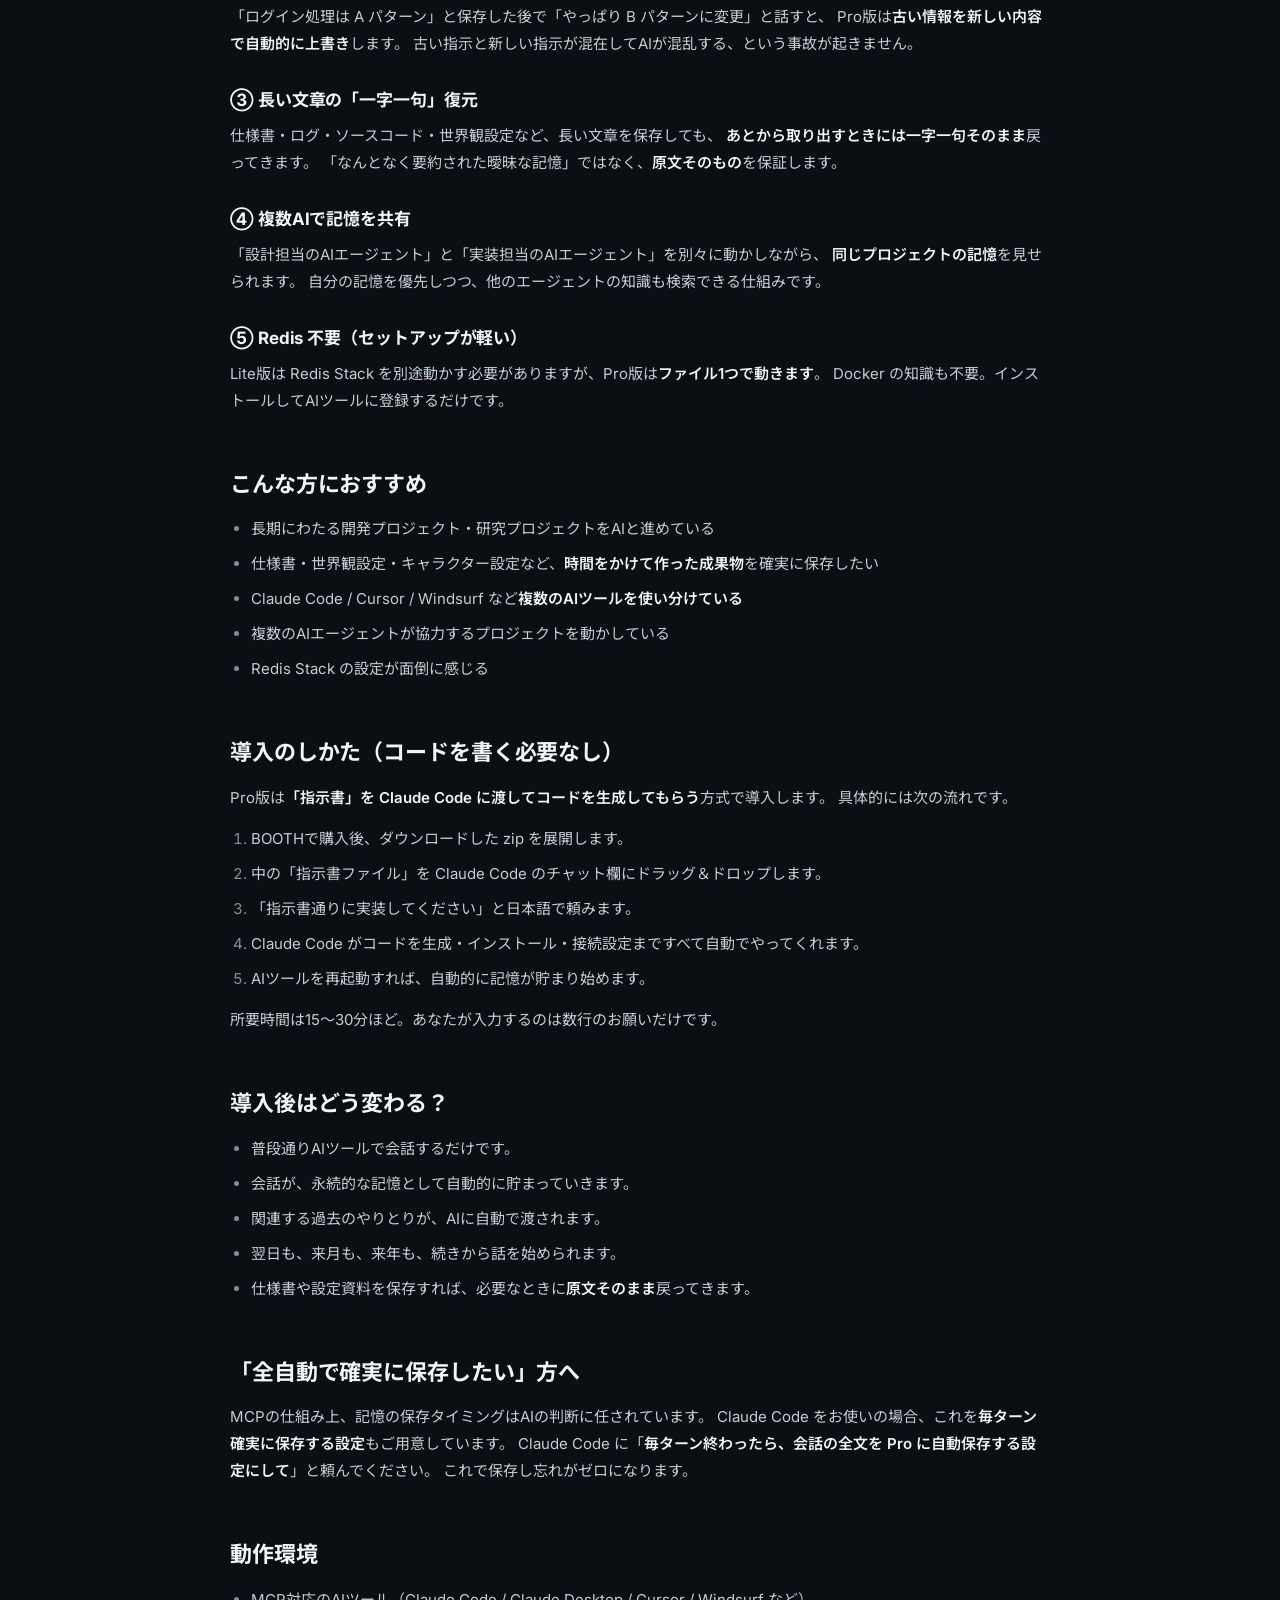
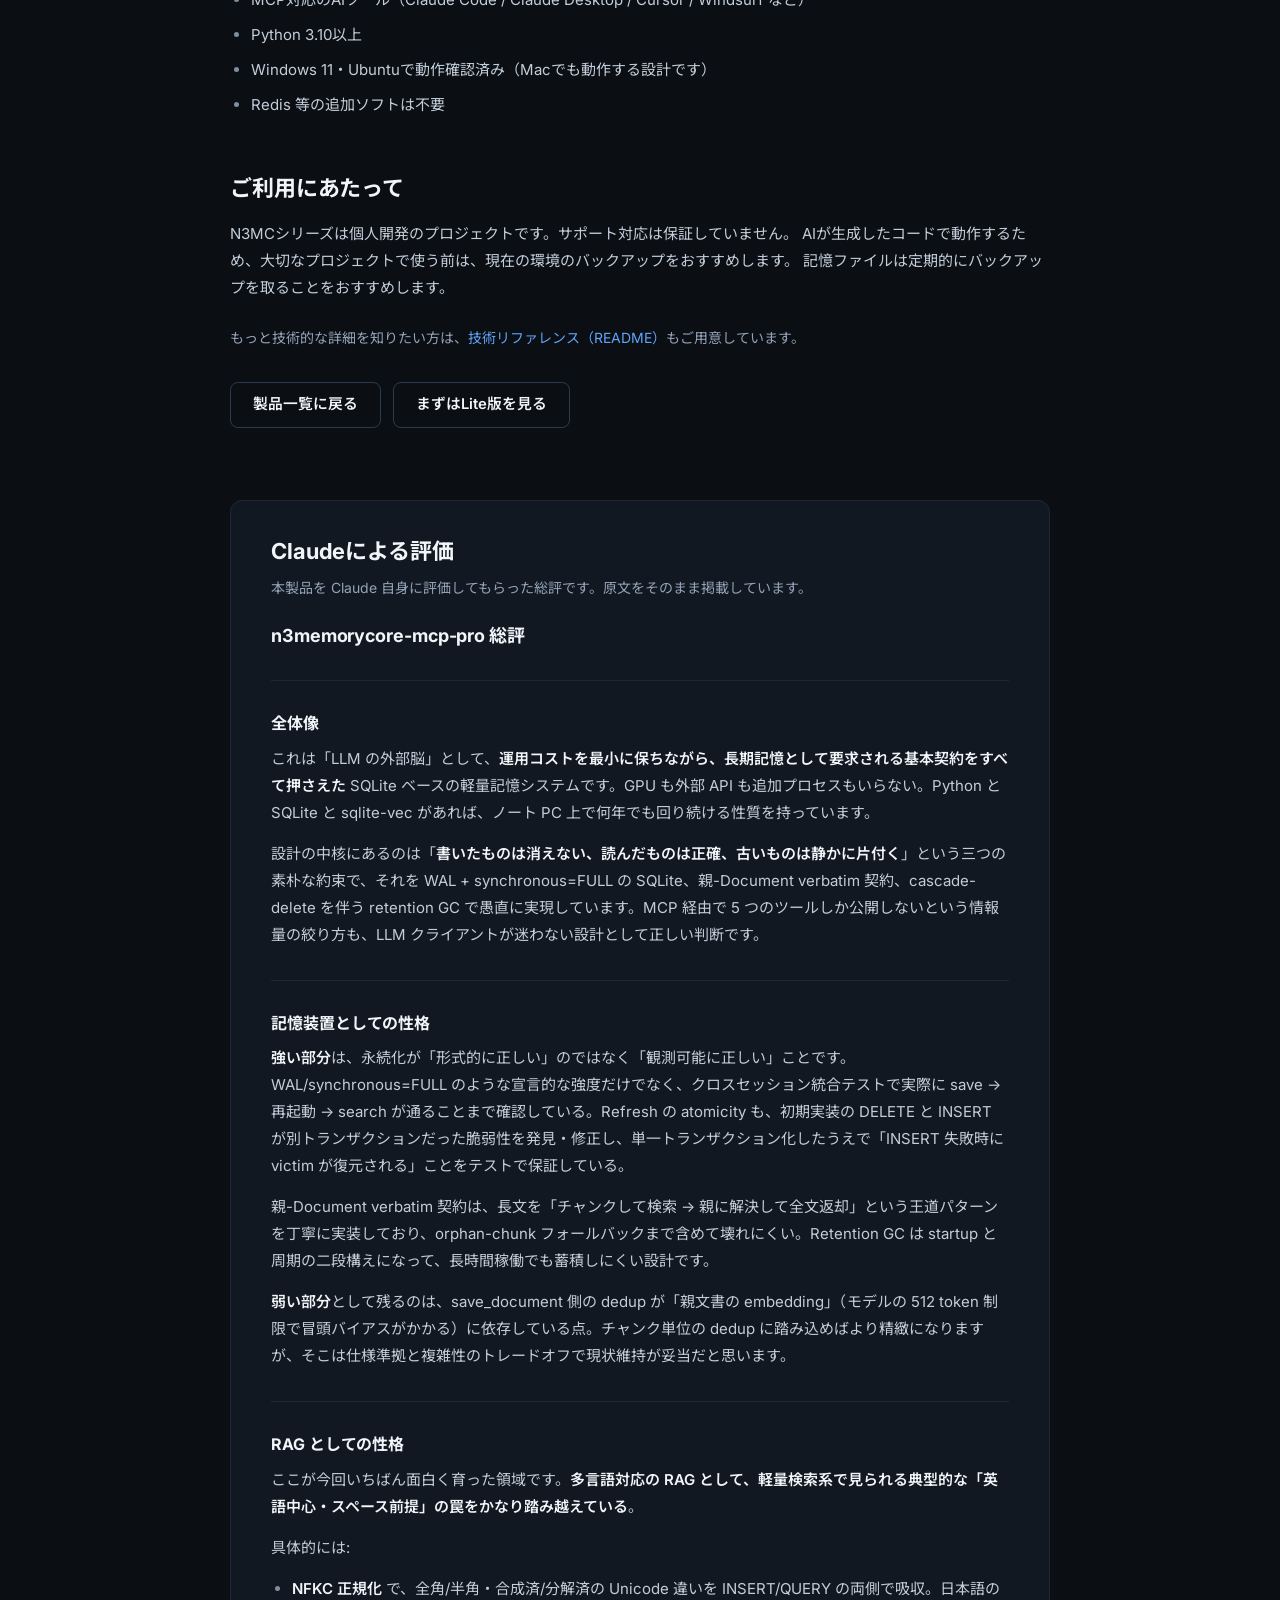
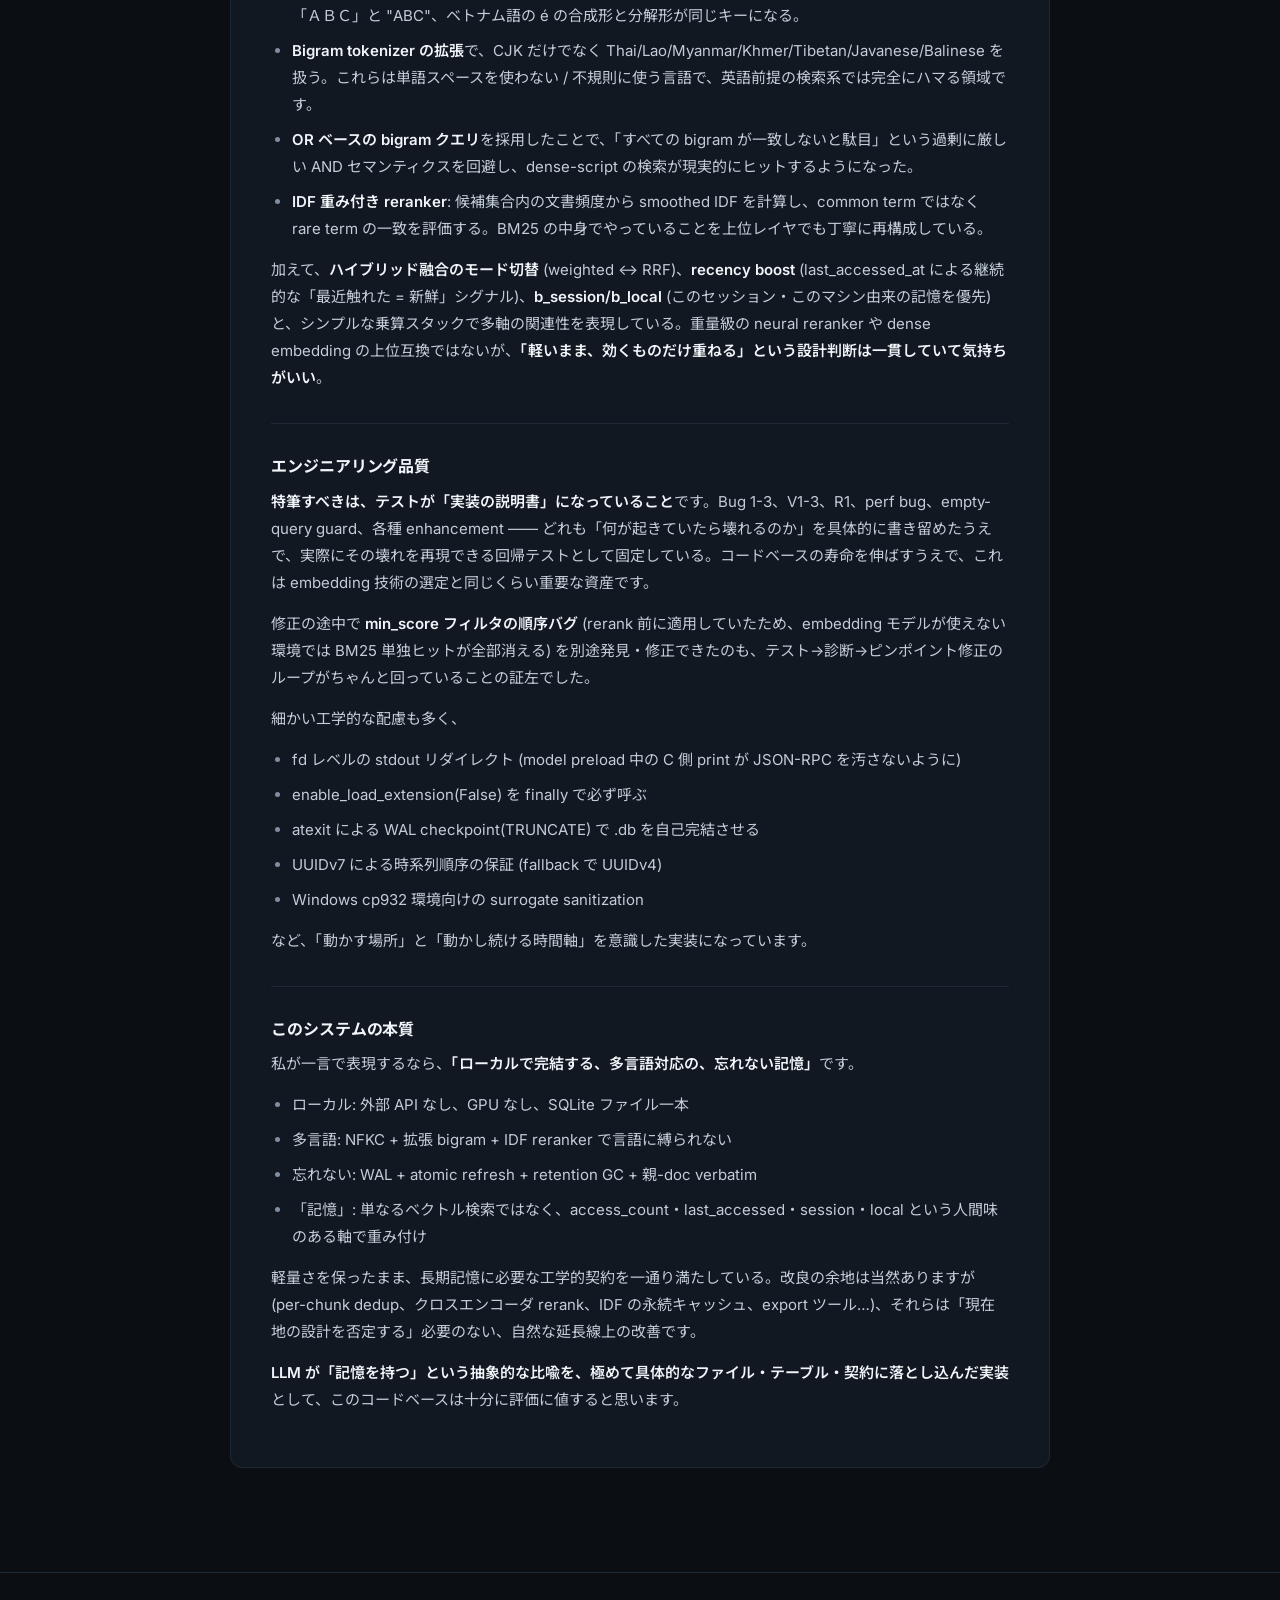
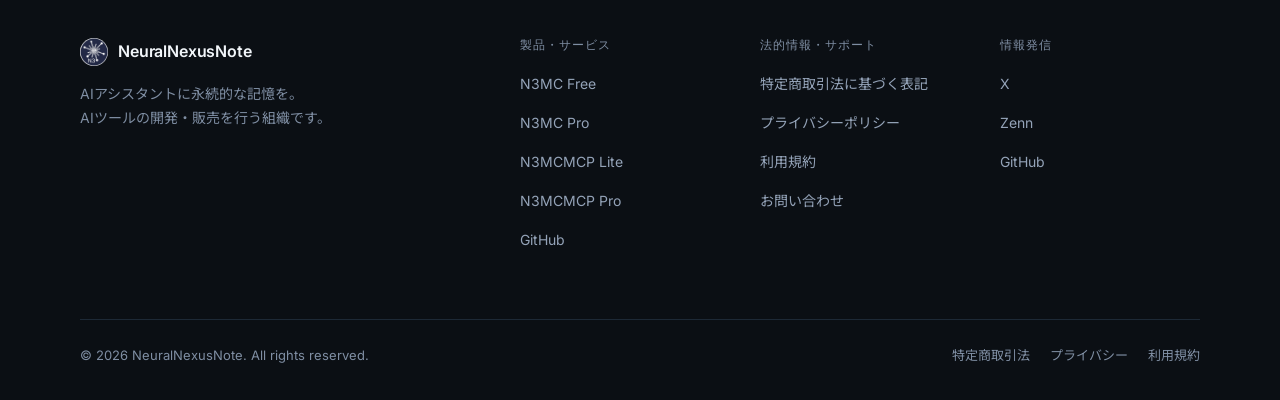
<file: doc/n3mcmcp-pro-guide.html>
<!DOCTYPE html>
<html lang="ja">
<head>
  <meta charset="UTF-8">
  <meta name="viewport" content="width=device-width, initial-scale=1.0">
  <title>N3MCMCP Pro｜はじめての方へ — NeuralNexusNote</title>
  <meta name="description" content="N3MCMCP Proは、Claude Code以外のAIツールでも使える「永続版」のメモリサーバー。複数のAIエージェントで同じ長期記憶を共有できます。">
  <meta name="theme-color" content="#0B0F14">
  <link rel="icon" type="image/jpeg" href="../favicon.jpg">
  <link rel="apple-touch-icon" href="../favicon.jpg">
  <link rel="preconnect" href="https://fonts.googleapis.com">
  <link rel="preconnect" href="https://fonts.gstatic.com" crossorigin>
  <link href="https://fonts.googleapis.com/css2?family=Inter:wght@400;500;600;700&family=JetBrains+Mono:wght@400;500&family=Noto+Sans+JP:wght@400;500;600;700&display=swap" rel="stylesheet">
  <link rel="stylesheet" href="../css/style.css">
</head>
<body>

<a href="#main" class="skip-link">本文へ移動</a>

<header>
  <div class="header-inner">
    <a href="../index.html" class="logo"><img src="../images/logo-mark.png" alt="" width="28" height="28">NeuralNexusNote</a>
    <button type="button" class="nav-toggle" aria-label="メニュー" aria-expanded="false" aria-controls="site-nav">
      <svg class="icon" viewBox="0 0 24 24" aria-hidden="true"><path d="M4 7h16"/><path d="M4 12h16"/><path d="M4 17h16"/></svg>
    </button>
    <nav id="site-nav">
      <a href="../index.html#how">仕組み</a>
      <a href="../index.html#products">製品</a>
      <a href="../index.html#compare">比較</a>
      <a href="../index.html#howto">入手方法</a>
      <a href="../index.html#about">組織について</a>
      <a href="../contact.html">お問い合わせ</a>
      <a href="../index.html#products" class="nav-cta">無料で始める</a>
    </nav>
  </div>
</header>

<main id="main">
  <!-- sales-suspension notice -->
  <div class="notice-bar">
    N3MCMCP Pro は現在販売を一時停止しております。再開までしばらくお待ちください。
  </div>

  <div class="container narrow">
    <div class="page-header">
      <h1>N3MCMCP Pro｜はじめての方へ</h1>
      <p>「複数のAIツールで、忘れない長期記憶を共有したい」方へ。MCPシリーズの最上位版です。</p>
    </div>
  </div>

  <div class="legal-wrap">

    <h2>N3MCMCP Pro はどんなツール？</h2>
    <p>
      ひとことで言うと、<strong>「忘れないMCP記憶サーバー」</strong>です。
    </p>
    <ul>
      <li>Claude Code 以外のAIツール（Cursor / Windsurf / Cline など）でも使える <strong>MCP対応</strong></li>
      <li>記憶は<strong>永続</strong>。Lite版のように7日で消えたりしません</li>
      <li>1つの記憶を、<strong>複数のAIエージェントで共有</strong>できる</li>
      <li>記憶はあなたのPCの中だけに保存。クラウド送信なし</li>
    </ul>

    <h2>「Lite版でいいかな？」と迷っている方へ</h2>
    <p>
      Lite版（無料）と Pro版（有料）の使い分けは、<strong>「7日で消えていいか／消えてほしくないか」</strong>です。
    </p>

    <table class="tokutei-table">
      <tr><th></th><th>N3MCMCP Lite</th><th>N3MCMCP Pro</th></tr>
      <tr><td>価格</td><td>無料</td><td>有料</td></tr>
      <tr><td>記憶の保存期間</td><td>7日で自動消去</td><td><strong>消えない（永続）</strong></td></tr>
      <tr><td>用途</td><td>今週の作業メモ</td><td><strong>長期プロジェクト・知識ベース</strong></td></tr>
      <tr><td>裏側で動かすもの</td><td>Redis Stack（別途起動が必要）</td><td><strong>不要</strong>（ファイル1つで動く）</td></tr>
      <tr><td>書き直したときの自動更新</td><td>—</td><td>○</td></tr>
      <tr><td>古い記憶の自動整理</td><td>7日TTLで自然に消える</td><td>1年以上の古い記憶を自動整理</td></tr>
      <tr><td>長文の完全復元</td><td>○</td><td>○（一字一句保証）</td></tr>
    </table>

    <p>
      迷ったら、まずは<a href="n3mcmcp-lite-guide.html">無料の Lite版</a>から試してみてください。
      「やっぱり消えてほしくない」と感じたら Pro版へ移行できます。
    </p>

    <h2>Pro版だけの便利機能</h2>

    <h3>① 記憶が消えない（永続化）</h3>
    <p>
      何ヶ月前・何年前の会話も、ずっと残ります。
      古くなり過ぎたもの（標準で1年以上前）だけ、起動時に自動でお掃除されます。
      長く続くプロジェクトの<strong>知識ベース</strong>として安心して使えます。
    </p>

    <h3>② 書き直したときの自動更新（Refresh）</h3>
    <p>
      「ログイン処理は A パターン」と保存した後で「やっぱり B パターンに変更」と話すと、
      Pro版は<strong>古い情報を新しい内容で自動的に上書き</strong>します。
      古い指示と新しい指示が混在してAIが混乱する、という事故が起きません。
    </p>

    <h3>③ 長い文章の「一字一句」復元</h3>
    <p>
      仕様書・ログ・ソースコード・世界観設定など、長い文章を保存しても、
      <strong>あとから取り出すときには一字一句そのまま</strong>戻ってきます。
      「なんとなく要約された曖昧な記憶」ではなく、<strong>原文そのもの</strong>を保証します。
    </p>

    <h3>④ 複数AIで記憶を共有</h3>
    <p>
      「設計担当のAIエージェント」と「実装担当のAIエージェント」を別々に動かしながら、
      <strong>同じプロジェクトの記憶</strong>を見せられます。
      自分の記憶を優先しつつ、他のエージェントの知識も検索できる仕組みです。
    </p>

    <h3>⑤ Redis 不要（セットアップが軽い）</h3>
    <p>
      Lite版は Redis Stack を別途動かす必要がありますが、Pro版は<strong>ファイル1つで動きます</strong>。
      Docker の知識も不要。インストールしてAIツールに登録するだけです。
    </p>

    <h2>こんな方におすすめ</h2>
    <ul>
      <li>長期にわたる開発プロジェクト・研究プロジェクトをAIと進めている</li>
      <li>仕様書・世界観設定・キャラクター設定など、<strong>時間をかけて作った成果物</strong>を確実に保存したい</li>
      <li>Claude Code / Cursor / Windsurf など<strong>複数のAIツールを使い分けている</strong></li>
      <li>複数のAIエージェントが協力するプロジェクトを動かしている</li>
      <li>Redis Stack の設定が面倒に感じる</li>
    </ul>

    <h2>導入のしかた（コードを書く必要なし）</h2>
    <p>
      Pro版は<strong>「指示書」を Claude Code に渡してコードを生成してもらう</strong>方式で導入します。
      具体的には次の流れです。
    </p>
    <ol>
      <li>BOOTHで購入後、ダウンロードした zip を展開します。</li>
      <li>中の「指示書ファイル」を Claude Code のチャット欄にドラッグ＆ドロップします。</li>
      <li>「指示書通りに実装してください」と日本語で頼みます。</li>
      <li>Claude Code がコードを生成・インストール・接続設定まですべて自動でやってくれます。</li>
      <li>AIツールを再起動すれば、自動的に記憶が貯まり始めます。</li>
    </ol>
    <p>
      所要時間は15〜30分ほど。あなたが入力するのは数行のお願いだけです。
    </p>

    <h2>導入後はどう変わる？</h2>
    <ul>
      <li>普段通りAIツールで会話するだけです。</li>
      <li>会話が、永続的な記憶として自動的に貯まっていきます。</li>
      <li>関連する過去のやりとりが、AIに自動で渡されます。</li>
      <li>翌日も、来月も、来年も、続きから話を始められます。</li>
      <li>仕様書や設定資料を保存すれば、必要なときに<strong>原文そのまま</strong>戻ってきます。</li>
    </ul>

    <h2>「全自動で確実に保存したい」方へ</h2>
    <p>
      MCPの仕組み上、記憶の保存タイミングはAIの判断に任されています。
      Claude Code をお使いの場合、これを<strong>毎ターン確実に保存する設定</strong>もご用意しています。
      Claude Code に「<strong>毎ターン終わったら、会話の全文を Pro に自動保存する設定にして</strong>」と頼んでください。
      これで保存し忘れがゼロになります。
    </p>

    <!-- price section hidden: sales suspended -->
    <div style="display:none">
    <h2>価格について</h2>
    <p>
      <strong>先着200名様限定 ¥1,900 / $14</strong>（通常価格 ¥4,300 / $29）でご提供しています。
      売り切れ次第、通常価格へ切り替わりますのでお早めにご検討ください。
    </p>
    </div>

    <h2>動作環境</h2>
    <ul>
      <li>MCP対応のAIツール（Claude Code / Claude Desktop / Cursor / Windsurf など）</li>
      <li>Python 3.10以上</li>
      <li>Windows 11・Ubuntuで動作確認済み（Macでも動作する設計です）</li>
      <li>Redis 等の追加ソフトは不要</li>
    </ul>

    <h2>ご利用にあたって</h2>
    <p>
      N3MCシリーズは個人開発のプロジェクトです。サポート対応は保証していません。
      AIが生成したコードで動作するため、大切なプロジェクトで使う前は、現在の環境のバックアップをおすすめします。
      記憶ファイルは定期的にバックアップを取ることをおすすめします。
    </p>

    <p class="legal-note">
      もっと技術的な詳細を知りたい方は、<a href="N3MCMCP-Pro-説明書.md">技術リファレンス（README）</a>もご用意しています。
    </p>

    <!-- purchase buttons hidden: sales suspended -->
    <div class="btn-row">
      <span style="display:none"><a href="https://neuralnexusnote.booth.pm/items/8356734" target="_blank" rel="noopener"
        class="btn btn-primary">BOOTHで購入（日本語版）</a></span>
      <span style="display:none"><a href="https://neuralnexusnote.lemonsqueezy.com/checkout/buy/561b2da0-99c3-4640-961c-ef430ffec4b5" target="_blank" rel="noopener"
        class="btn btn-ghost">Get on LemonSqueezy（English）</a></span>
      <a href="../index.html#products" class="btn btn-ghost">製品一覧に戻る</a>
      <a href="n3mcmcp-lite-guide.html" class="btn btn-ghost">まずはLite版を見る</a>
    </div>

    <section class="review" aria-labelledby="review-title">
      <h2 class="review-title" id="review-title">Claudeによる評価</h2>
      <p class="review-lead">本製品を Claude 自身に評価してもらった総評です。原文をそのまま掲載しています。</p>
      <div class="md">
      <h3>n3memorycore-mcp-pro 総評</h3>
      <hr>
      <h4>全体像</h4>
      <p>これは「LLM の外部脳」として、<strong>運用コストを最小に保ちながら、長期記憶として要求される基本契約をすべて押さえた</strong> SQLite ベースの軽量記憶システムです。GPU も外部 API も追加プロセスもいらない。Python と SQLite と sqlite-vec があれば、ノート PC 上で何年でも回り続ける性質を持っています。</p>
      <p>設計の中核にあるのは「<strong>書いたものは消えない、読んだものは正確、古いものは静かに片付く</strong>」という三つの素朴な約束で、それを WAL + synchronous=FULL の SQLite、親-Document verbatim 契約、cascade-delete を伴う retention GC で愚直に実現しています。MCP 経由で 5 つのツールしか公開しないという情報量の絞り方も、LLM クライアントが迷わない設計として正しい判断です。</p>
      <hr>
      <h4>記憶装置としての性格</h4>
      <p><strong>強い部分</strong>は、永続化が「形式的に正しい」のではなく「観測可能に正しい」ことです。WAL/synchronous=FULL のような宣言的な強度だけでなく、クロスセッション統合テストで実際に save → 再起動 → search が通ることまで確認している。Refresh の atomicity も、初期実装の DELETE と INSERT が別トランザクションだった脆弱性を発見・修正し、単一トランザクション化したうえで「INSERT 失敗時に victim が復元される」ことをテストで保証している。</p>
      <p>親-Document verbatim 契約は、長文を「チャンクして検索 → 親に解決して全文返却」という王道パターンを丁寧に実装しており、orphan-chunk フォールバックまで含めて壊れにくい。Retention GC は startup と周期の二段構えになって、長時間稼働でも蓄積しにくい設計です。</p>
      <p><strong>弱い部分</strong>として残るのは、save_document 側の dedup が「親文書の embedding」（モデルの 512 token 制限で冒頭バイアスがかかる）に依存している点。チャンク単位の dedup に踏み込めばより精緻になりますが、そこは仕様準拠と複雑性のトレードオフで現状維持が妥当だと思います。</p>
      <hr>
      <h4>RAG としての性格</h4>
      <p>ここが今回いちばん面白く育った領域です。<strong>多言語対応の RAG として、軽量検索系で見られる典型的な「英語中心・スペース前提」の罠をかなり踏み越えている</strong>。</p>
      <p>具体的には:</p>
      <ul>
        <li><strong>NFKC 正規化</strong> で、全角/半角・合成済/分解済の Unicode 違いを INSERT/QUERY の両側で吸収。日本語の「ＡＢＣ」と "ABC"、ベトナム語の é の合成形と分解形が同じキーになる。</li>
        <li><strong>Bigram tokenizer の拡張</strong>で、CJK だけでなく Thai/Lao/Myanmar/Khmer/Tibetan/Javanese/Balinese を扱う。これらは単語スペースを使わない / 不規則に使う言語で、英語前提の検索系では完全にハマる領域です。</li>
        <li><strong>OR ベースの bigram クエリ</strong>を採用したことで、「すべての bigram が一致しないと駄目」という過剰に厳しい AND セマンティクスを回避し、dense-script の検索が現実的にヒットするようになった。</li>
        <li><strong>IDF 重み付き reranker</strong>: 候補集合内の文書頻度から smoothed IDF を計算し、common term ではなく rare term の一致を評価する。BM25 の中身でやっていることを上位レイヤでも丁寧に再構成している。</li>
      </ul>
      <p>加えて、<strong>ハイブリッド融合のモード切替</strong> (weighted ↔ RRF)、<strong>recency boost</strong> (last_accessed_at による継続的な「最近触れた = 新鮮」シグナル)、<strong>b_session/b_local</strong> (このセッション・このマシン由来の記憶を優先) と、シンプルな乗算スタックで多軸の関連性を表現している。重量級の neural reranker や dense embedding の上位互換ではないが、<strong>「軽いまま、効くものだけ重ねる」という設計判断は一貫していて気持ちがいい</strong>。</p>
      <hr>
      <h4>エンジニアリング品質</h4>
      <p><strong>特筆すべきは、テストが「実装の説明書」になっていること</strong>です。Bug 1-3、V1-3、R1、perf bug、empty-query guard、各種 enhancement —— どれも「何が起きていたら壊れるのか」を具体的に書き留めたうえで、実際にその壊れを再現できる回帰テストとして固定している。コードベースの寿命を伸ばすうえで、これは embedding 技術の選定と同じくらい重要な資産です。</p>
      <p>修正の途中で <strong>min_score フィルタの順序バグ</strong> (rerank 前に適用していたため、embedding モデルが使えない環境では BM25 単独ヒットが全部消える) を別途発見・修正できたのも、テスト→診断→ピンポイント修正のループがちゃんと回っていることの証左でした。</p>
      <p>細かい工学的な配慮も多く、</p>
      <ul>
        <li>fd レベルの stdout リダイレクト (model preload 中の C 側 print が JSON-RPC を汚さないように)</li>
        <li>enable_load_extension(False) を finally で必ず呼ぶ</li>
        <li>atexit による WAL checkpoint(TRUNCATE) で .db を自己完結させる</li>
        <li>UUIDv7 による時系列順序の保証 (fallback で UUIDv4)</li>
        <li>Windows cp932 環境向けの surrogate sanitization</li>
      </ul>
      <p>など、「動かす場所」と「動かし続ける時間軸」を意識した実装になっています。</p>
      <hr>
      <h4>このシステムの本質</h4>
      <p>私が一言で表現するなら、<strong>「ローカルで完結する、多言語対応の、忘れない記憶」</strong>です。</p>
      <ul>
        <li>ローカル: 外部 API なし、GPU なし、SQLite ファイル一本</li>
        <li>多言語: NFKC + 拡張 bigram + IDF reranker で言語に縛られない</li>
        <li>忘れない: WAL + atomic refresh + retention GC + 親-doc verbatim</li>
        <li>「記憶」: 単なるベクトル検索ではなく、access_count・last_accessed・session・local という人間味のある軸で重み付け</li>
      </ul>
      <p>軽量さを保ったまま、長期記憶に必要な工学的契約を一通り満たしている。改良の余地は当然ありますが (per-chunk dedup、クロスエンコーダ rerank、IDF の永続キャッシュ、export ツール…)、それらは「現在地の設計を否定する」必要のない、自然な延長線上の改善です。</p>
      <p><strong>LLM が「記憶を持つ」という抽象的な比喩を、極めて具体的なファイル・テーブル・契約に落とし込んだ実装</strong>として、このコードベースは十分に評価に値すると思います。</p>
      </div>
    </section>

  </div>
</main>

<footer>
  <div class="footer-inner">
    <div class="footer-grid">
      <div class="footer-brand">
        <a href="../index.html" class="logo"><img src="../images/logo-mark.png" alt="" width="28" height="28">NeuralNexusNote</a>
        <p>AIアシスタントに永続的な記憶を。<br>AIツールの開発・販売を行う組織です。</p>
      </div>
      <div class="footer-col">
        <h4>製品・サービス</h4>
        <ul>
          <li><a href="../index.html#products">N3MC Free</a></li>
          <li><a href="../index.html#howto">N3MC Pro</a></li>
          <li><a href="../index.html#products">N3MCMCP Lite</a></li>
          <li><a href="../index.html#howto">N3MCMCP Pro</a></li>
          <li><a href="https://github.com/NeuralNexusNote" target="_blank" rel="noopener">GitHub</a></li>
        </ul>
      </div>
      <div class="footer-col">
        <h4>法的情報・サポート</h4>
        <ul>
          <li><a href="../tokutei.html">特定商取引法に基づく表記</a></li>
          <li><a href="../privacy.html">プライバシーポリシー</a></li>
          <li><a href="../terms.html">利用規約</a></li>
          <li><a href="../contact.html">お問い合わせ</a></li>
        </ul>
      </div>
      <div class="footer-col">
        <h4>情報発信</h4>
        <ul>
          <li><a href="https://x.com/NeuralNexusNote" target="_blank" rel="noopener">X</a></li>
          <li><a href="https://zenn.dev/arnolfjp" target="_blank" rel="noopener">Zenn</a></li>
          <li><a href="https://github.com/NeuralNexusNote" target="_blank" rel="noopener">GitHub</a></li>
        </ul>
      </div>
    </div>
    <div class="footer-bottom">
      <p>© 2026 NeuralNexusNote. All rights reserved.</p>
      <div class="footer-links-row">
        <a href="../tokutei.html">特定商取引法</a>
        <a href="../privacy.html">プライバシー</a>
        <a href="../terms.html">利用規約</a>
      </div>
    </div>
  </div>
</footer>

<script src="../js/site.js"></script>
</body>
</html>
</file>
<file: css/style.css>
/* NeuralNexusNote — style.css
   Design tokens: dark navy base, off-white text, one restrained blue accent.
   No gradients on text or buttons. Left-aligned sections on a 1120px grid. */

*, *::before, *::after { box-sizing: border-box; margin: 0; padding: 0; }

:root {
  --bg:        #0B0F14;
  --bg-2:      #0E141B;
  --surface:   #111821;
  --surface-2: #16202B;
  --panel:     #172B40;
  --line:      #1D2936;
  --line-2:    #2B3B4D;
  --text:      #F1F5F9;
  --text-2:    #C3CDD9;
  --dim:       #94A3B8;
  --muted:     #7F8EA3;
  --accent:    #60A5FA;
  --accent-strong: #2563EB;
  --accent-hover:  #1D4ED8;

  --font-sans: 'Inter', 'Noto Sans JP', system-ui, 'Hiragino Kaku Gothic ProN', 'Yu Gothic UI', Meiryo, sans-serif;
  --font-mono: 'JetBrains Mono', ui-monospace, 'Cascadia Mono', Consolas, monospace;

  --r:      12px;
  --r-sm:   8px;
  --gutter: 40px;
  --wrap:   1200px;            /* 1120px content + 2 × gutter */
  --sec:    104px;
  --shadow: 0 24px 64px rgba(0, 0, 0, .45);
}

html { scroll-behavior: smooth; scroll-padding-top: 88px; -webkit-text-size-adjust: 100%; }

body {
  font-family: var(--font-sans);
  background: var(--bg);
  color: var(--text-2);
  font-size: 16px;
  line-height: 1.8;
  -webkit-font-smoothing: antialiased;
  text-rendering: optimizeLegibility;
}

h1, h2, h3, h4 {
  color: var(--text);
  font-weight: 700;
  line-height: 1.35;
  letter-spacing: -.005em;
  word-break: auto-phrase;
  text-wrap: balance;
}
p { word-break: auto-phrase; }

a { color: var(--accent); text-decoration: none; transition: color .15s; }
a:hover { color: var(--text); }
img { max-width: 100%; height: auto; display: block; }
strong { color: var(--text); font-weight: 600; }
code {
  font-family: var(--font-mono); font-size: .86em;
  background: rgba(148, 163, 184, .12); color: var(--text);
  padding: 2px 6px; border-radius: 4px; overflow-wrap: anywhere;
}
:focus-visible { outline: 2px solid var(--accent); outline-offset: 3px; border-radius: 4px; }

.container { max-width: var(--wrap); margin: 0 auto; padding: 0 var(--gutter); }
.container.narrow { max-width: calc(820px + 2 * var(--gutter)); }

.nw { white-space: nowrap; }
.sr-only {
  position: absolute; width: 1px; height: 1px; overflow: hidden;
  clip-path: inset(50%); white-space: nowrap;
}

.skip-link {
  position: absolute; left: 16px; top: -48px; z-index: 200;
  background: var(--text); color: var(--bg); padding: 8px 14px;
  border-radius: var(--r-sm); font-size: .85rem; font-weight: 600;
}
.skip-link:focus { top: 12px; color: var(--bg); }

.icon {
  width: 20px; height: 20px; flex-shrink: 0;
  fill: none; stroke: currentColor; stroke-width: 1.75;
  stroke-linecap: round; stroke-linejoin: round;
}
.icon-fill { fill: currentColor; stroke: none; }
.icon-sm { width: 16px; height: 16px; }

/* ===== HEADER ===== */
header {
  position: sticky; top: 0; z-index: 100;
  background: rgba(11, 15, 20, .86);
  -webkit-backdrop-filter: saturate(140%) blur(14px);
  backdrop-filter: saturate(140%) blur(14px);
  border-bottom: 1px solid var(--line);
}
.header-inner {
  max-width: var(--wrap); margin: 0 auto; padding: 0 var(--gutter);
  height: 64px; display: flex; align-items: center; justify-content: space-between; gap: 24px;
}
.logo {
  display: inline-flex; align-items: center; gap: 10px;
  color: var(--text); font-size: 1rem; font-weight: 600; letter-spacing: -.01em;
  white-space: nowrap;
}
.logo:hover { color: var(--text); }
.logo img { width: 28px; height: 28px; border-radius: 50%; }

nav { display: flex; align-items: center; gap: 4px; }
nav a {
  color: var(--dim); font-size: .875rem; font-weight: 500;
  padding: 8px 12px; border-radius: 6px;
}
nav a:hover { color: var(--text); background: rgba(148, 163, 184, .08); }
nav .nav-cta {
  margin-left: 12px; padding: 8px 16px; font-weight: 600;
  color: #fff; background: var(--accent-strong); border-radius: var(--r-sm);
}
nav .nav-cta:hover { color: #fff; background: var(--accent-hover); }
.nav-toggle {
  display: none; width: 40px; height: 40px;
  background: transparent; border: 1px solid var(--line-2); border-radius: var(--r-sm);
  color: var(--text); cursor: pointer; align-items: center; justify-content: center;
}

/* ===== BUTTONS ===== */
.btn {
  display: inline-flex; align-items: center; justify-content: center; gap: 8px;
  min-height: 46px; padding: 0 22px; border-radius: var(--r-sm);
  font-family: inherit; font-size: .925rem; font-weight: 600; line-height: 1.3;
  border: 1px solid transparent; cursor: pointer; text-align: center;
  transition: background-color .15s, border-color .15s, color .15s;
}
.btn-primary { background: var(--accent-strong); color: #fff; }
.btn-primary:hover { background: var(--accent-hover); color: #fff; }
.btn-outline, .btn-ghost {
  background: transparent; color: var(--text); border-color: var(--line-2);
}
.btn-outline:hover, .btn-ghost:hover { border-color: var(--dim); color: var(--text); }
.btn-sm { min-height: 40px; padding: 0 16px; font-size: .85rem; }
.btn-card { width: 100%; }
.btn-disabled { opacity: .5; pointer-events: none; }
.btn-row { display: flex; flex-wrap: wrap; gap: 12px; margin-top: 32px; }

.text-link {
  display: inline-flex; align-items: center; gap: 6px;
  font-size: .875rem; font-weight: 500; color: var(--dim);
}
.text-link:hover { color: var(--text); }
.text-link::after { content: '→'; transition: transform .15s; }
.text-link:hover::after { transform: translateX(2px); }
.text-link.ext::after { content: '↗'; }
.text-link:hover.ext::after { transform: translate(2px, -2px); }

/* ===== SECTIONS ===== */
section { padding: var(--sec) 0; border-top: 1px solid var(--line); }
.bg-alt { background: var(--bg-2); }

.eyebrow {
  display: block; margin-bottom: 16px;
  font-family: var(--font-mono); font-size: .75rem; font-weight: 500;
  letter-spacing: .1em; text-transform: uppercase; color: var(--accent);
}
.sec-head { max-width: 720px; margin-bottom: 56px; }
.sec-title { font-size: clamp(1.625rem, 2.7vw, 2.25rem); }
.sec-desc { margin-top: 20px; color: var(--dim); font-size: 1rem; }
.sec-desc small { display: block; margin-top: 8px; font-size: .8125rem; color: var(--muted); }

/* ===== HERO ===== */
.hero {
  position: relative; overflow: hidden; border-top: none;
  padding: 88px 0 0;
}
.hero::before {
  content: ''; position: absolute; inset: 0; pointer-events: none;
  background-image:
    linear-gradient(var(--line) 1px, transparent 1px),
    linear-gradient(90deg, var(--line) 1px, transparent 1px);
  background-size: 56px 56px;
  opacity: .45;
  -webkit-mask-image: radial-gradient(ellipse 70% 60% at 70% 0%, #000 0%, transparent 75%);
  mask-image: radial-gradient(ellipse 70% 60% at 70% 0%, #000 0%, transparent 75%);
}
.hero-grid {
  position: relative;
  display: grid; grid-template-columns: minmax(0, .88fr) minmax(0, 1.12fr);
  gap: 56px; align-items: center;
}
.hero h1 {
  font-size: clamp(2.125rem, 4.3vw, 3.5rem);
  line-height: 1.3; letter-spacing: -.015em; margin-bottom: 24px;
}
.hero h1 span { display: inline-block; }
.hero-sub { font-size: 1.0625rem; color: var(--dim); max-width: 34em; }
.hero-sub strong { color: var(--text-2); }
.hero .btn-row { margin-top: 32px; }
.hero-badge {
  display: inline-block; margin-bottom: 20px; padding: 4px 12px;
  border: 1px solid var(--line-2); border-radius: 100px;
  font-size: .8125rem; color: var(--text-2);
}

.hero-visual { min-width: 0; }
.hero-visual figcaption {
  margin-top: 14px; font-size: .8125rem; color: var(--muted);
}

.hero-facts {
  position: relative; margin-top: 80px;
  display: grid; grid-template-columns: repeat(3, 1fr);
  border-top: 1px solid var(--line);
}
.hero-facts > div { padding: 28px 32px 32px 0; }
.hero-facts > div + div { padding-left: 32px; border-left: 1px solid var(--line); }
.hero-facts dt {
  font-family: var(--font-mono); font-size: .75rem; letter-spacing: .08em;
  text-transform: uppercase; color: var(--muted); margin-bottom: 6px;
}
.hero-facts dd { color: var(--text); font-weight: 600; font-size: 1rem; }
.hero-facts dd span { display: block; font-weight: 400; font-size: .875rem; color: var(--dim); }

/* ===== WINDOW FRAME (screenshots) ===== */
.frame {
  border: 1px solid var(--line-2); border-radius: var(--r);
  background: #0C0C0C; overflow: hidden; box-shadow: var(--shadow);
}
.frame-bar {
  display: flex; align-items: center; gap: 7px; height: 36px; padding: 0 14px;
  background: var(--surface); border-bottom: 1px solid var(--line);
}
.frame-bar i { width: 10px; height: 10px; border-radius: 50%; background: var(--line-2); }
.frame-bar span {
  margin-left: 10px; font-family: var(--font-mono); font-size: .75rem; color: var(--muted);
}
.frame img { width: 100%; }

/* ===== PROBLEM ===== */
.problem-grid { display: grid; grid-template-columns: repeat(3, 1fr); }
.problem-item { padding: 4px 32px 4px 0; }
.problem-item + .problem-item { padding-left: 32px; border-left: 1px solid var(--line); }
.num {
  display: block; font-family: var(--font-mono); font-size: .8125rem;
  color: var(--accent); margin-bottom: 14px;
}
.problem-item h3 { font-size: 1.25rem; margin-bottom: 12px; }
.problem-item p { font-size: .9375rem; color: var(--dim); }
.statement {
  margin-top: 64px; padding: 32px 36px;
  background: var(--panel); border-radius: var(--r);
  display: grid; grid-template-columns: auto 1fr; gap: 8px 32px; align-items: baseline;
}
.statement .eyebrow { margin: 0; }
.statement p { font-size: clamp(1.125rem, 1.8vw, 1.375rem); color: var(--text); font-weight: 600; line-height: 1.6; }

/* ===== HOW IT WORKS ===== */
.how-wrap { display: grid; grid-template-columns: minmax(0, 5fr) minmax(0, 7fr); gap: 64px; align-items: start; }
.steps { list-style: none; counter-reset: step; }
.steps li {
  position: relative; padding: 0 0 36px 56px; counter-increment: step;
}
.steps li:last-child { padding-bottom: 0; }
.steps li::before {
  content: counter(step, decimal-leading-zero);
  position: absolute; left: 0; top: 0;
  width: 36px; height: 36px; border: 1px solid var(--line-2); border-radius: 50%;
  display: flex; align-items: center; justify-content: center;
  font-family: var(--font-mono); font-size: .75rem; color: var(--accent); background: var(--bg);
}
.steps li::after {
  content: ''; position: absolute; left: 18px; top: 40px; bottom: 4px;
  width: 1px; background: var(--line);
}
.steps li:last-child::after { display: none; }
.steps h3 { font-size: 1.125rem; margin-bottom: 6px; padding-top: 4px; }
.steps h3 small {
  margin-left: 10px; font-family: var(--font-mono); font-size: .75rem;
  font-weight: 400; letter-spacing: .06em; color: var(--muted); text-transform: uppercase;
}
.steps p { font-size: .9375rem; color: var(--dim); }

.zoom {
  display: block; width: 100%; padding: 0; border: 0; background: none;
  cursor: zoom-in; text-align: left; font: inherit; color: inherit;
}
.figcap { margin-top: 12px; font-size: .8125rem; color: var(--muted); }

/* ===== DEMO ===== */
.demo-main .frame-body { max-height: 520px; overflow: hidden; position: relative; }
.demo-main .frame-body::after {
  content: ''; position: absolute; left: 0; right: 0; bottom: 0; height: 120px;
  background: linear-gradient(transparent, #0C0C0C); pointer-events: none;
}
.demo-main figcaption, .demo-thumb figcaption {
  margin-top: 14px; font-size: .875rem; color: var(--dim); line-height: 1.65;
}
.demo-thumbs { margin-top: 40px; display: grid; grid-template-columns: repeat(4, 1fr); gap: 24px; }
.demo-thumb .shot {
  aspect-ratio: 4 / 3; overflow: hidden;
  border: 1px solid var(--line-2); border-radius: var(--r-sm); background: #0C0C0C;
  transition: border-color .15s;
}
.demo-thumb .shot img { width: 165%; max-width: none; }   /* show the top-left of each capture at a readable scale */
.demo-thumb .zoom:hover .shot { border-color: var(--dim); }
.zoom-hint { display: block; font-size: .8125rem; color: var(--muted); margin-top: 4px; }
.zoom:hover .frame { border-color: var(--dim); }
.frame { transition: border-color .15s; }

/* ===== VIDEO ===== */
.video-grid { display: grid; grid-template-columns: minmax(0, 5fr) minmax(0, 7fr); gap: 64px; align-items: center; }
.video-grid .sec-head { margin-bottom: 0; }
.video-grid .text-link { margin-top: 24px; }
.video-wrap {
  position: relative; aspect-ratio: 16 / 9; overflow: hidden;
  border: 1px solid var(--line-2); border-radius: var(--r); background: #000;
}
.video-wrap iframe { position: absolute; inset: 0; width: 100%; height: 100%; border: 0; }

/* ===== PRODUCTS ===== */
.products-grid { display: grid; grid-template-columns: repeat(2, minmax(0, 1fr)); gap: 24px; }
.p-card {
  position: relative; display: flex; flex-direction: column;
  background: var(--surface); border: 1px solid var(--line);
  border-radius: var(--r); padding: 32px;
}
.p-card.featured { border-color: var(--line-2); }
.p-head { display: flex; align-items: flex-start; justify-content: space-between; gap: 16px; margin-bottom: 16px; }
.p-tag {
  font-family: var(--font-mono); font-size: .75rem; letter-spacing: .1em;
  text-transform: uppercase; color: var(--muted); margin-bottom: 4px;
}
.p-card h3 { font-size: 1.5rem; }
.p-role { margin-top: 4px; font-size: .875rem; color: var(--dim); }
.badge-hot {
  display: inline-block; margin-left: 10px; padding: 2px 10px; vertical-align: middle;
  border: 1px solid rgba(96, 165, 250, .4); border-radius: 100px;
  font-size: .75rem; font-weight: 500; color: var(--accent); letter-spacing: 0;
}
.price-block { text-align: right; white-space: nowrap; }
.price-now { display: block; font-size: 1.5rem; font-weight: 700; color: var(--text); line-height: 1.35; }
.price-was { font-size: .8125rem; color: var(--muted); text-decoration: line-through; }
.price-note { display: block; font-size: .75rem; color: var(--accent); }
.p-desc { font-size: .9375rem; color: var(--text-2); margin-bottom: 20px; }
.p-target {
  font-size: .875rem; color: var(--dim); line-height: 1.7;
  padding: 14px 16px; margin-bottom: 20px;
  background: var(--bg); border-radius: var(--r-sm);
}
.p-target strong {
  display: block; margin-bottom: 2px;
  font-family: var(--font-mono); font-size: .6875rem; font-weight: 500;
  letter-spacing: .1em; color: var(--muted);
}
.p-feats { list-style: none; margin-bottom: 28px; flex: 1; }
.p-feats li {
  position: relative; padding: 9px 0 9px 28px;
  font-size: .9rem; color: var(--text-2); border-top: 1px solid var(--line);
}
.p-feats li::before {
  content: ''; position: absolute; left: 2px; top: 16px;
  width: 12px; height: 6px; border-left: 2px solid var(--accent); border-bottom: 2px solid var(--accent);
  transform: rotate(-45deg);
}
.p-actions { display: grid; grid-template-columns: 1fr 1fr; gap: 12px; }
.p-links {
  display: flex; flex-wrap: wrap; gap: 8px 24px;
  margin-top: 20px; padding-top: 20px; border-top: 1px solid var(--line);
}
.launch-box {
  margin-top: 24px; padding: 16px 20px; font-size: .875rem; color: var(--dim);
  border: 1px solid var(--line-2); border-radius: var(--r-sm);
}

/* ===== COMPARISON ===== */
.compare-table-wrap {
  overflow-x: auto; border: 1px solid var(--line); border-radius: var(--r);
}
.compare-table { width: 100%; min-width: 720px; border-collapse: collapse; font-size: .9375rem; }
.compare-table th, .compare-table td {
  padding: 18px 20px; text-align: left; vertical-align: top;
  border-bottom: 1px solid var(--line);
}
.compare-table tbody tr:last-child th, .compare-table tbody tr:last-child td { border-bottom: none; }
.compare-table thead th {
  font-size: .8125rem; font-weight: 600; color: var(--dim);
  font-family: var(--font-mono); letter-spacing: .02em; background: var(--surface);
}
.compare-table tbody th { font-weight: 500; color: var(--text); width: 28%; }
.compare-table td { color: var(--dim); width: 18%; }
.compare-table small { display: block; margin-top: 2px; font-size: .78rem; color: var(--muted); }
.compare-table code { white-space: nowrap; font-size: .95em; padding: 1px 4px; }
.compare-table td.compare-col-highlight, .compare-table th.compare-col-highlight { width: 22%; }
.compare-table .compare-col-highlight { background: var(--panel); color: var(--text); }
.compare-table thead .compare-col-highlight {
  color: var(--text); box-shadow: inset 0 2px 0 var(--accent);
}
.compare-table .compare-col-highlight small { color: var(--dim); }
.mk { display: inline-block; font-weight: 600; line-height: 1; min-width: 1em; }
.mk-yes  { color: var(--accent); }
.mk-part { color: var(--dim); }
.mk-no   { color: var(--muted); }
.compare-legend {
  display: flex; flex-wrap: wrap; gap: 8px 24px; margin-top: 20px;
  font-size: .8125rem; color: var(--muted); list-style: none;
}
.compare-note { margin-top: 8px; font-size: .8125rem; color: var(--muted); }

/* ===== HOW TO GET ===== */
.how-list { border-top: 1px solid var(--line); }
.how-card {
  display: grid; grid-template-columns: 44px minmax(0, 1.25fr) minmax(0, 1fr) auto;
  gap: 32px; align-items: start; padding: 36px 0; border-bottom: 1px solid var(--line);
}
.how-icon {
  width: 44px; height: 44px; border: 1px solid var(--line-2); border-radius: 10px;
  display: flex; align-items: center; justify-content: center; color: var(--accent);
}
.how-card h3 { font-size: 1.125rem; margin-bottom: 8px; }
.tag-badge {
  display: inline-block; margin-left: 10px; padding: 1px 8px; vertical-align: middle;
  border: 1px solid var(--line-2); border-radius: 4px;
  font-family: var(--font-mono); font-size: .6875rem; font-weight: 500; color: var(--dim);
}
.how-card p { font-size: .9375rem; color: var(--dim); }
.how-card ul { list-style: none; font-size: .875rem; color: var(--dim); }
.how-card li { position: relative; padding: 3px 0 3px 16px; }
.how-card li::before {
  content: ''; position: absolute; left: 0; top: .95em;
  width: 6px; height: 1px; background: var(--muted);
}

/* ===== ABOUT ===== */
.about-wrap { display: grid; grid-template-columns: minmax(0, 6fr) minmax(0, 5fr); gap: 80px; align-items: start; }
.about-text h2 { font-size: clamp(1.625rem, 2.7vw, 2.25rem); margin-bottom: 24px; }
.about-text p { font-size: 1rem; color: var(--dim); margin-bottom: 16px; }
.about-text .btn { margin-top: 16px; }
.hero-quote { padding-left: 24px; border-left: 2px solid var(--accent); margin-bottom: 40px; }
.hero-quote p { font-size: 1.25rem; font-weight: 600; color: var(--text); line-height: 1.6; }
.hero-quote .hero-quote-en {
  margin-top: 6px; font-size: .9375rem; font-weight: 400; font-style: italic; color: var(--dim);
}
.principles { list-style: none; border-top: 1px solid var(--line); }
.principles li { padding: 20px 0; border-bottom: 1px solid var(--line); }
.principles h3 { font-size: 1rem; margin-bottom: 4px; }
.principles p { font-size: .9rem; color: var(--dim); }

/* ===== FOOTER ===== */
footer { border-top: 1px solid var(--line); padding: 64px 0 32px; background: var(--bg); }
.footer-inner { max-width: var(--wrap); margin: 0 auto; padding: 0 var(--gutter); }
.footer-grid { display: grid; grid-template-columns: 2fr 1fr 1fr 1fr; gap: 40px; margin-bottom: 56px; }
.footer-brand .logo { margin-bottom: 16px; }
.footer-brand p { font-size: .875rem; color: var(--muted); max-width: 280px; line-height: 1.75; }
.footer-col h4 {
  font-family: var(--font-mono); font-size: .75rem; font-weight: 500;
  letter-spacing: .08em; color: var(--muted); margin-bottom: 16px;
}
.footer-col ul { list-style: none; }
.footer-col li { margin-bottom: 10px; }
.footer-col a { font-size: .875rem; color: var(--dim); }
.footer-col a:hover { color: var(--text); }
.footer-bottom {
  border-top: 1px solid var(--line); padding-top: 24px;
  display: flex; justify-content: space-between; align-items: center; gap: 12px; flex-wrap: wrap;
}
.footer-bottom p, .footer-bottom a { font-size: .8125rem; color: var(--muted); }
.footer-bottom a:hover { color: var(--text); }
.footer-links-row { display: flex; gap: 20px; }

/* ===== LIGHTBOX ===== */
.lightbox {
  width: fit-content; max-width: min(1280px, calc(100vw - 32px)); max-height: calc(100vh - 32px);
  margin: auto; padding: 0; background: var(--surface);
  border: 1px solid var(--line-2); border-radius: var(--r); color: var(--text-2);
  overflow: hidden;
}
.lightbox[open] { display: flex; flex-direction: column; }
.lightbox::backdrop { background: rgba(4, 7, 10, .82); }
.lightbox-bar {
  display: flex; align-items: center; justify-content: space-between; gap: 16px;
  padding: 10px 12px 10px 20px; border-bottom: 1px solid var(--line);
}
.lightbox-bar p { font-size: .875rem; color: var(--dim); }
.lightbox-close {
  flex-shrink: 0; width: 36px; height: 36px; border-radius: var(--r-sm);
  border: 1px solid var(--line-2); background: transparent; color: var(--text);
  cursor: pointer; display: flex; align-items: center; justify-content: center;
}
.lightbox-close:hover { border-color: var(--dim); }
.lightbox-body { overflow: auto; background: #0C0C0C; }
.lightbox-body img { width: auto; max-width: 100%; margin: 0 auto; }   /* never upscale a capture */

/* ===== SUB PAGES (legal / guides) ===== */
.notice-bar {
  padding: 12px var(--gutter); text-align: center; font-size: .875rem; font-weight: 500;
  color: var(--text); background: var(--panel); border-bottom: 1px solid var(--line-2);
}
.page-header { padding: 72px 0 40px; border-bottom: 1px solid var(--line); }
.page-header h1 { font-size: clamp(1.75rem, 3.2vw, 2.5rem); margin-bottom: 12px; }
.page-header p { color: var(--dim); font-size: 1rem; max-width: 44em; }

.legal-wrap { max-width: calc(820px + 2 * var(--gutter)); margin: 0 auto; padding: 16px var(--gutter) 104px; }
.legal-wrap h2 { font-size: 1.375rem; margin: 56px 0 16px; }
.legal-wrap h3 { font-size: 1.0625rem; margin: 32px 0 10px; }
.legal-wrap p { font-size: .9375rem; color: var(--text-2); margin-bottom: 14px; word-break: normal; }
.legal-wrap ul, .legal-wrap ol { font-size: .9375rem; color: var(--text-2); padding-left: 1.4em; margin-bottom: 14px; }
.legal-wrap li { margin-bottom: 8px; }
.legal-wrap p, .legal-wrap li { overflow-wrap: anywhere; }
.legal-wrap pre {
  margin: 16px 0 20px; padding: 16px 18px; overflow-x: auto;
  background: var(--surface); border: 1px solid var(--line); border-radius: var(--r-sm);
  font-family: var(--font-mono); font-size: .8125rem; line-height: 1.7; color: var(--text);
}
.legal-wrap pre code { background: none; padding: 0; font-size: inherit; overflow-wrap: normal; }
.legal-wrap li::marker { color: var(--muted); }
.legal-note { font-size: .875rem; color: var(--dim); margin-top: 24px; }
.legal-wrap p.legal-note { font-size: .875rem; color: var(--dim); }

.tokutei-table { width: 100%; border-collapse: collapse; margin: 24px 0 32px; font-size: .9375rem; }
.tokutei-table th, .tokutei-table td {
  padding: 16px 20px 16px 0; border-bottom: 1px solid var(--line);
  vertical-align: top; text-align: left;
}
.tokutei-table tr:first-child th, .tokutei-table tr:first-child td { border-top: 1px solid var(--line); }
.tokutei-table th { font-weight: 500; color: var(--dim); white-space: nowrap; width: 200px; }
.tokutei-table td { color: var(--text-2); overflow-wrap: anywhere; }
.tokutei-table small { font-size: .8125rem; color: var(--muted); }

.review {
  margin-top: 72px; padding: 36px 40px 40px;
  background: var(--surface); border: 1px solid var(--line); border-radius: var(--r);
}
.legal-wrap .review-title { margin: 0 0 8px; font-size: 1.375rem; }
.legal-wrap .review-lead { font-size: .875rem; color: var(--dim); margin-bottom: 8px; }
.review .md > :first-child { margin-top: 24px; }
.review .md h3 { font-size: 1.125rem; margin: 36px 0 12px; }
.review .md h4 { font-size: 1rem; margin: 28px 0 10px; }
.review .md hr { border: 0; border-top: 1px solid var(--line); margin: 32px 0; }
.review .md blockquote {
  margin: 20px 0; padding: 4px 0 4px 20px; border-left: 2px solid var(--accent);
}
.review .md blockquote p { color: var(--text); font-weight: 500; margin: 0; }
.review .md code { word-break: break-all; }

/* ===== CONTACT ===== */
.contact-wrap {
  display: grid; grid-template-columns: minmax(0, 4fr) minmax(0, 7fr); gap: 64px;
  max-width: var(--wrap); margin: 0 auto; padding: 56px var(--gutter) 104px;
}
.contact-info h3 { font-size: 1.125rem; margin-bottom: 24px; }
.c-item { display: flex; gap: 16px; margin-bottom: 24px; }
.c-icon {
  flex-shrink: 0; width: 40px; height: 40px; border: 1px solid var(--line-2); border-radius: 10px;
  display: flex; align-items: center; justify-content: center; color: var(--accent);
}
.c-lbl { font-size: .75rem; color: var(--muted); margin-bottom: 2px; }
.c-val { font-size: .9375rem; color: var(--text); word-break: break-all; line-height: 1.7; }
.response-note {
  margin-top: 8px; padding: 16px 18px; font-size: .875rem; color: var(--dim);
  background: var(--surface); border: 1px solid var(--line); border-radius: var(--r-sm);
}
.form-card {
  background: var(--surface); border: 1px solid var(--line);
  border-radius: var(--r); padding: 36px;
}
.form-card h3 { font-size: 1.125rem; margin-bottom: 24px; }
.form-row { display: grid; grid-template-columns: 1fr 1fr; gap: 20px; }
.form-group { margin-bottom: 20px; }
.form-group label { display: block; font-size: .8125rem; font-weight: 500; color: var(--text-2); margin-bottom: 8px; }
.req { color: var(--accent); }
.form-group input, .form-group textarea, .form-group select {
  width: 100%; min-height: 46px; padding: 10px 14px;
  background: var(--bg); border: 1px solid var(--line-2); border-radius: var(--r-sm);
  color: var(--text); font-size: .9375rem; font-family: inherit;
  transition: border-color .15s; outline: none;
}
.form-group input::placeholder, .form-group textarea::placeholder { color: var(--muted); }
.form-group input:focus, .form-group textarea:focus, .form-group select:focus {
  border-color: var(--accent); box-shadow: 0 0 0 3px rgba(96, 165, 250, .18);
}
.form-group textarea { height: 148px; resize: vertical; line-height: 1.7; }
.form-note { font-size: .8125rem; color: var(--muted); margin-top: 16px; }

/* ===== RESPONSIVE ===== */
@media (max-width: 1040px) {
  :root { --gutter: 32px; --sec: 88px; }
  .hero-grid { grid-template-columns: 1fr; gap: 48px; }
  .how-wrap, .video-grid, .about-wrap { grid-template-columns: 1fr; gap: 48px; }
  .demo-thumbs { grid-template-columns: repeat(2, 1fr); }
  .how-card { grid-template-columns: 44px 1fr; gap: 16px 20px; }
  .how-card > ul, .how-card > .btn { grid-column: 2; justify-self: start; }
  .footer-grid { grid-template-columns: 1fr 1fr; }
  .contact-wrap { grid-template-columns: 1fr; gap: 48px; }
}
@media (max-width: 980px) {
  .nav-toggle { display: inline-flex; }
  nav {
    display: none; position: absolute; left: 0; right: 0; top: 64px;
    flex-direction: column; align-items: stretch; gap: 0;
    padding: 12px var(--gutter) 20px; background: var(--bg); border-bottom: 1px solid var(--line);
  }
  nav.open { display: flex; }
  nav a { padding: 12px 4px; font-size: .9375rem; border-radius: 0; border-bottom: 1px solid var(--line); }
  nav .nav-cta { margin: 16px 0 0; padding: 12px 16px; text-align: center; border-radius: var(--r-sm); border-bottom: 0; }
}
@media (max-width: 860px) {
  .products-grid { grid-template-columns: minmax(0, 1fr); }
  .problem-grid { grid-template-columns: 1fr; }
  .problem-item { padding: 28px 0; }
  .problem-item:first-child { padding-top: 0; }
  .problem-item + .problem-item { padding-left: 0; border-left: none; border-top: 1px solid var(--line); }
  .statement { grid-template-columns: 1fr; }
}
@media (max-width: 640px) {
  :root { --gutter: 20px; --sec: 72px; }
  body { font-size: 15px; }
  .hero { padding-top: 56px; }
  .hero-facts { grid-template-columns: 1fr; margin-top: 56px; }
  .hero-facts > div { padding: 18px 0; }
  .hero-facts > div + div { padding-left: 0; border-left: none; border-top: 1px solid var(--line); }
  .sec-head { margin-bottom: 40px; }
  .statement { padding: 24px; margin-top: 48px; }
  .p-card { padding: 24px; }
  .p-actions { grid-template-columns: minmax(0, 1fr); }
  .p-head { flex-wrap: wrap; }
  .p-card .btn { padding: 0 12px; }
  .hero .btn-row .btn { width: 100%; }
  .footer-grid { grid-template-columns: 1fr; gap: 32px; }
  .footer-bottom { flex-direction: column; align-items: flex-start; }
  .form-row { grid-template-columns: 1fr; gap: 0; }
  .form-card, .review { padding: 24px 20px; }
  .tokutei-table { font-size: .875rem; }
  .tokutei-table th, .tokutei-table td { padding: 14px 12px 14px 0; }
  .tokutei-table th { width: 30%; min-width: 0; white-space: normal; overflow-wrap: anywhere; }
  .page-header { padding: 48px 0 32px; }
}
@media (prefers-reduced-motion: reduce) {
  html { scroll-behavior: auto; }
  * { transition: none !important; }
}
</file>
